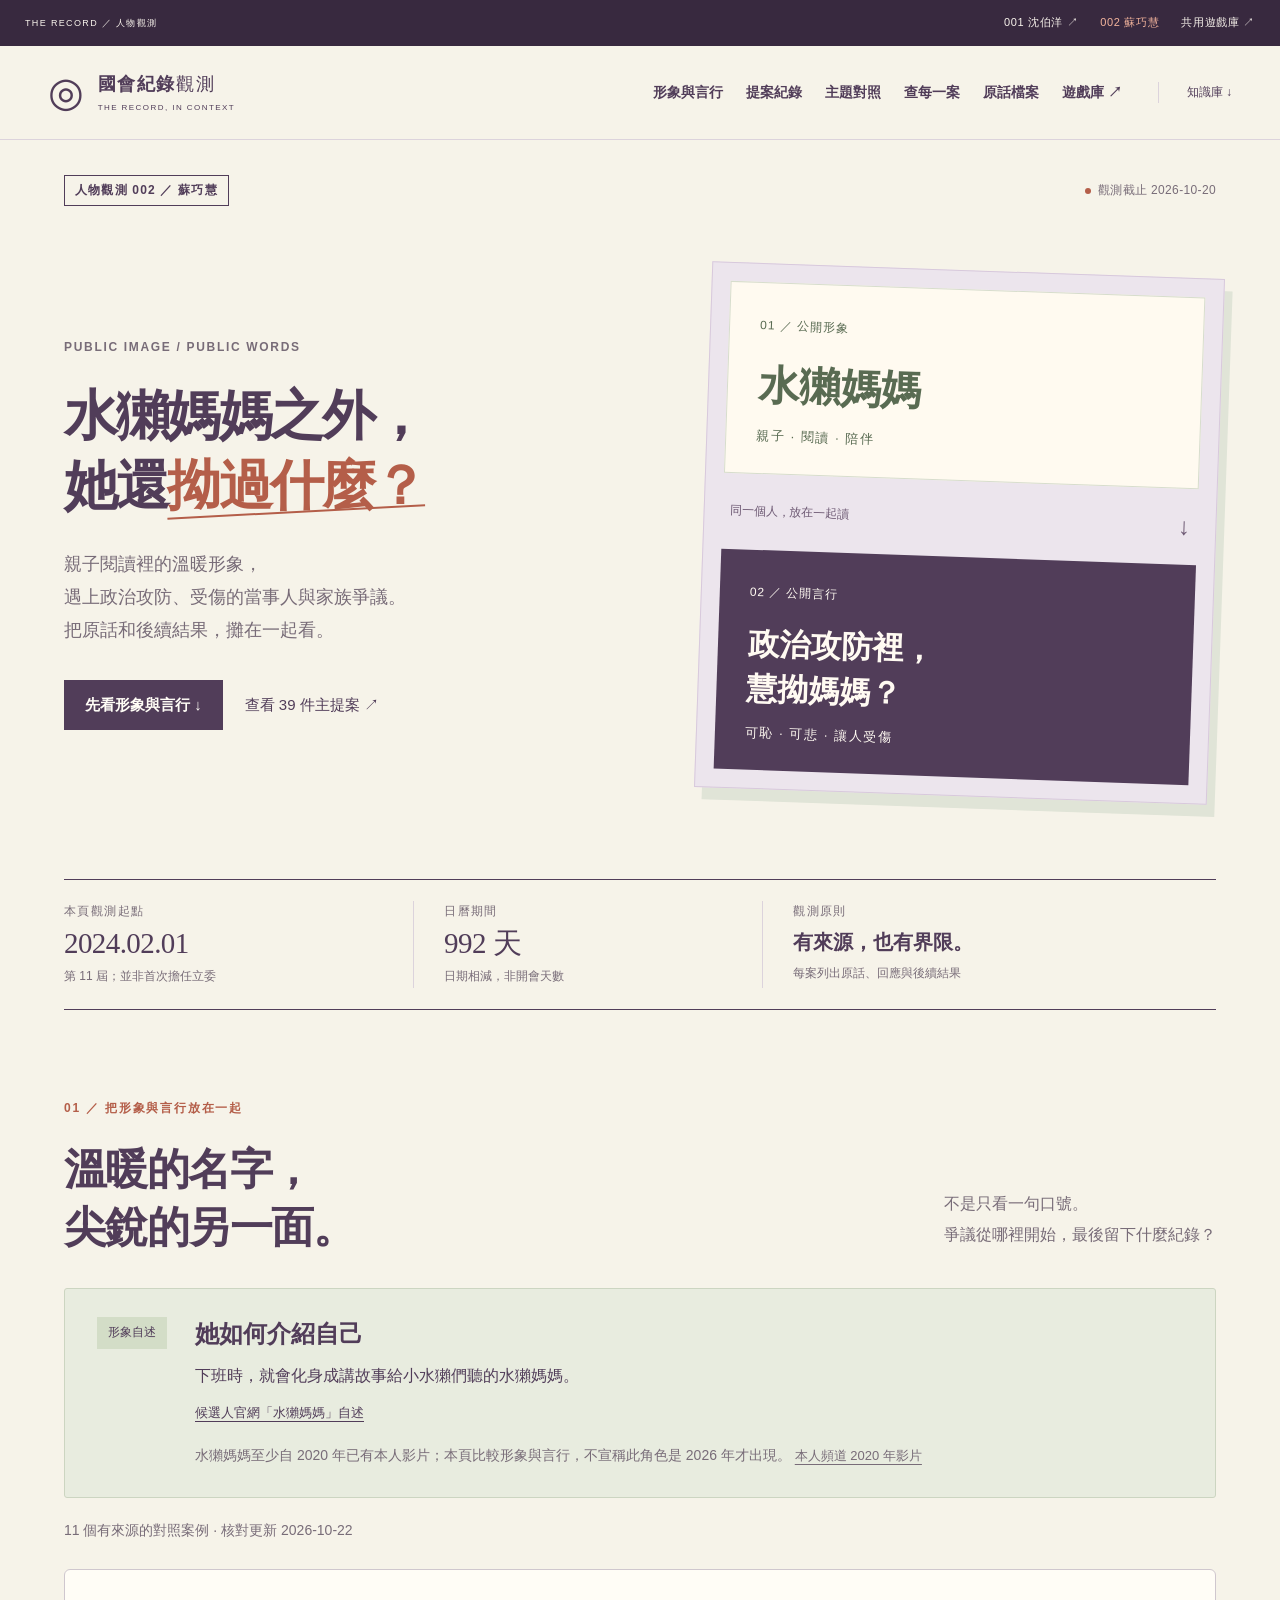
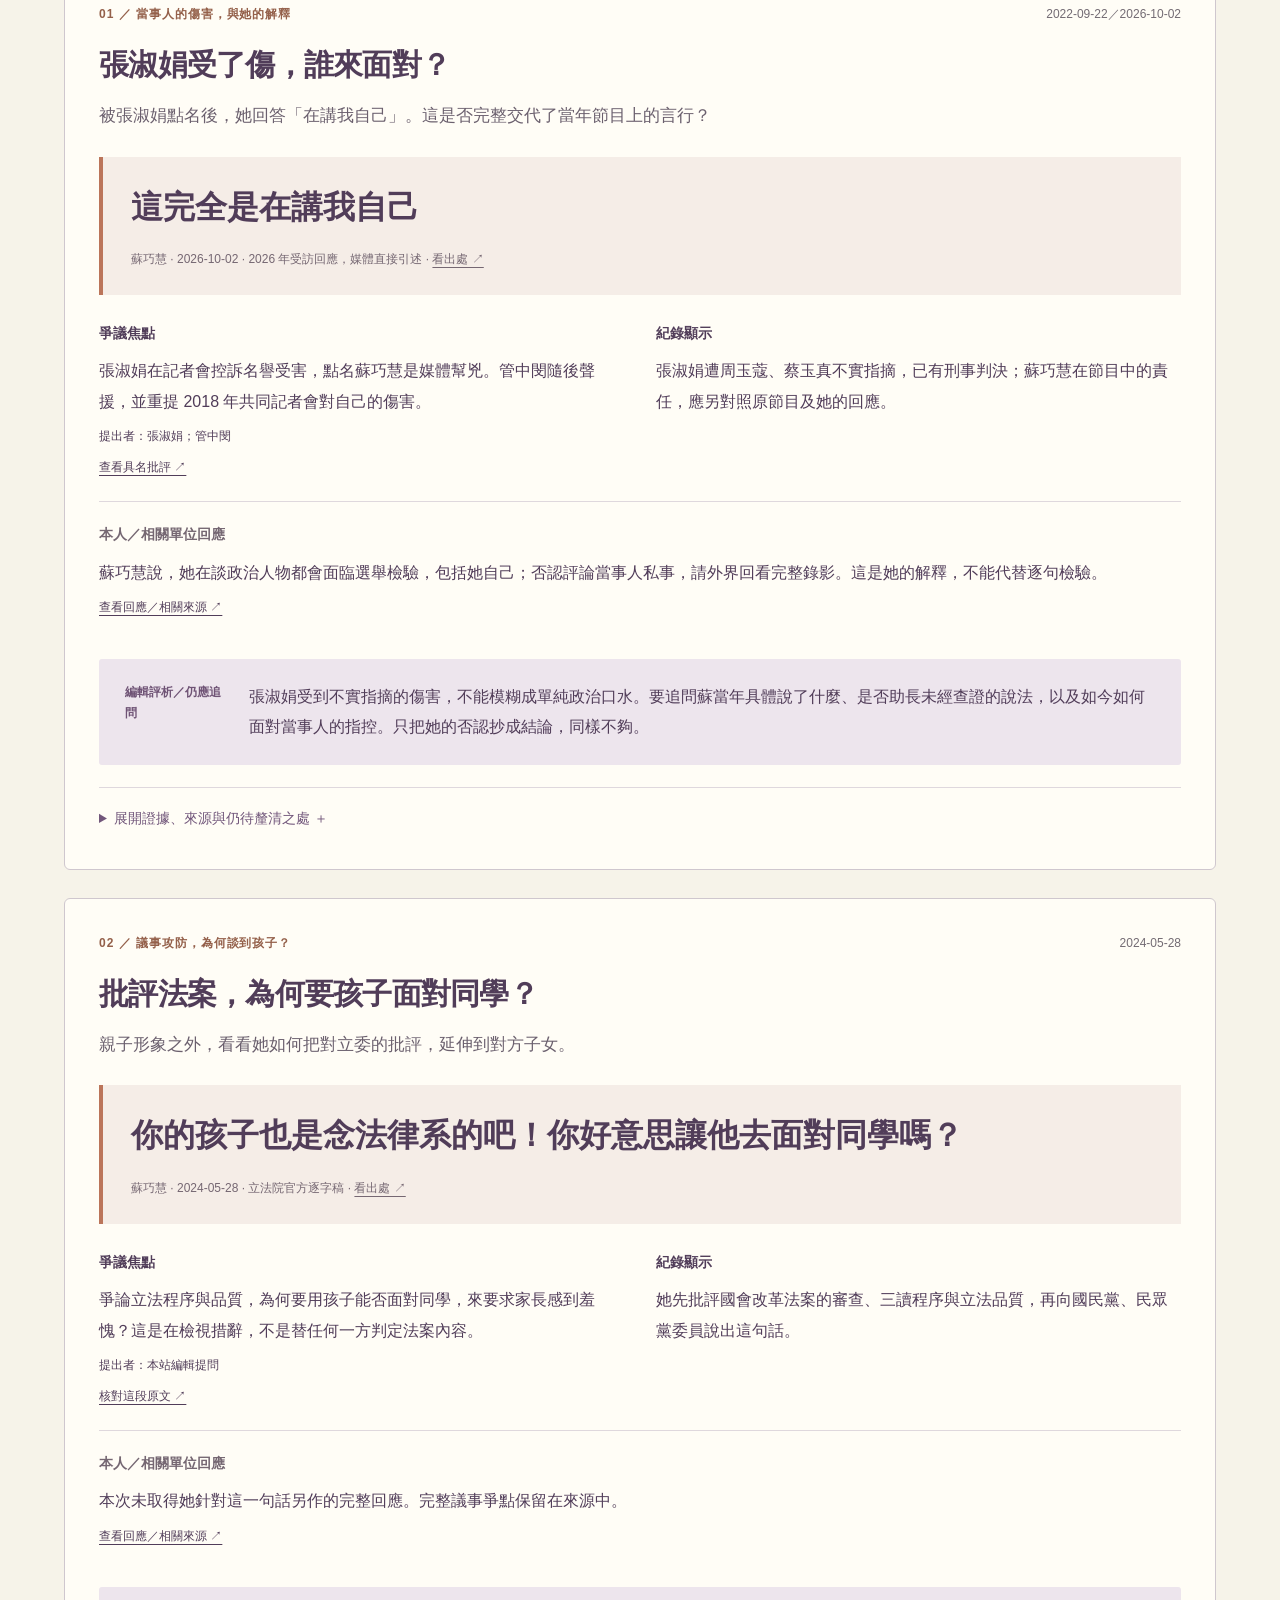
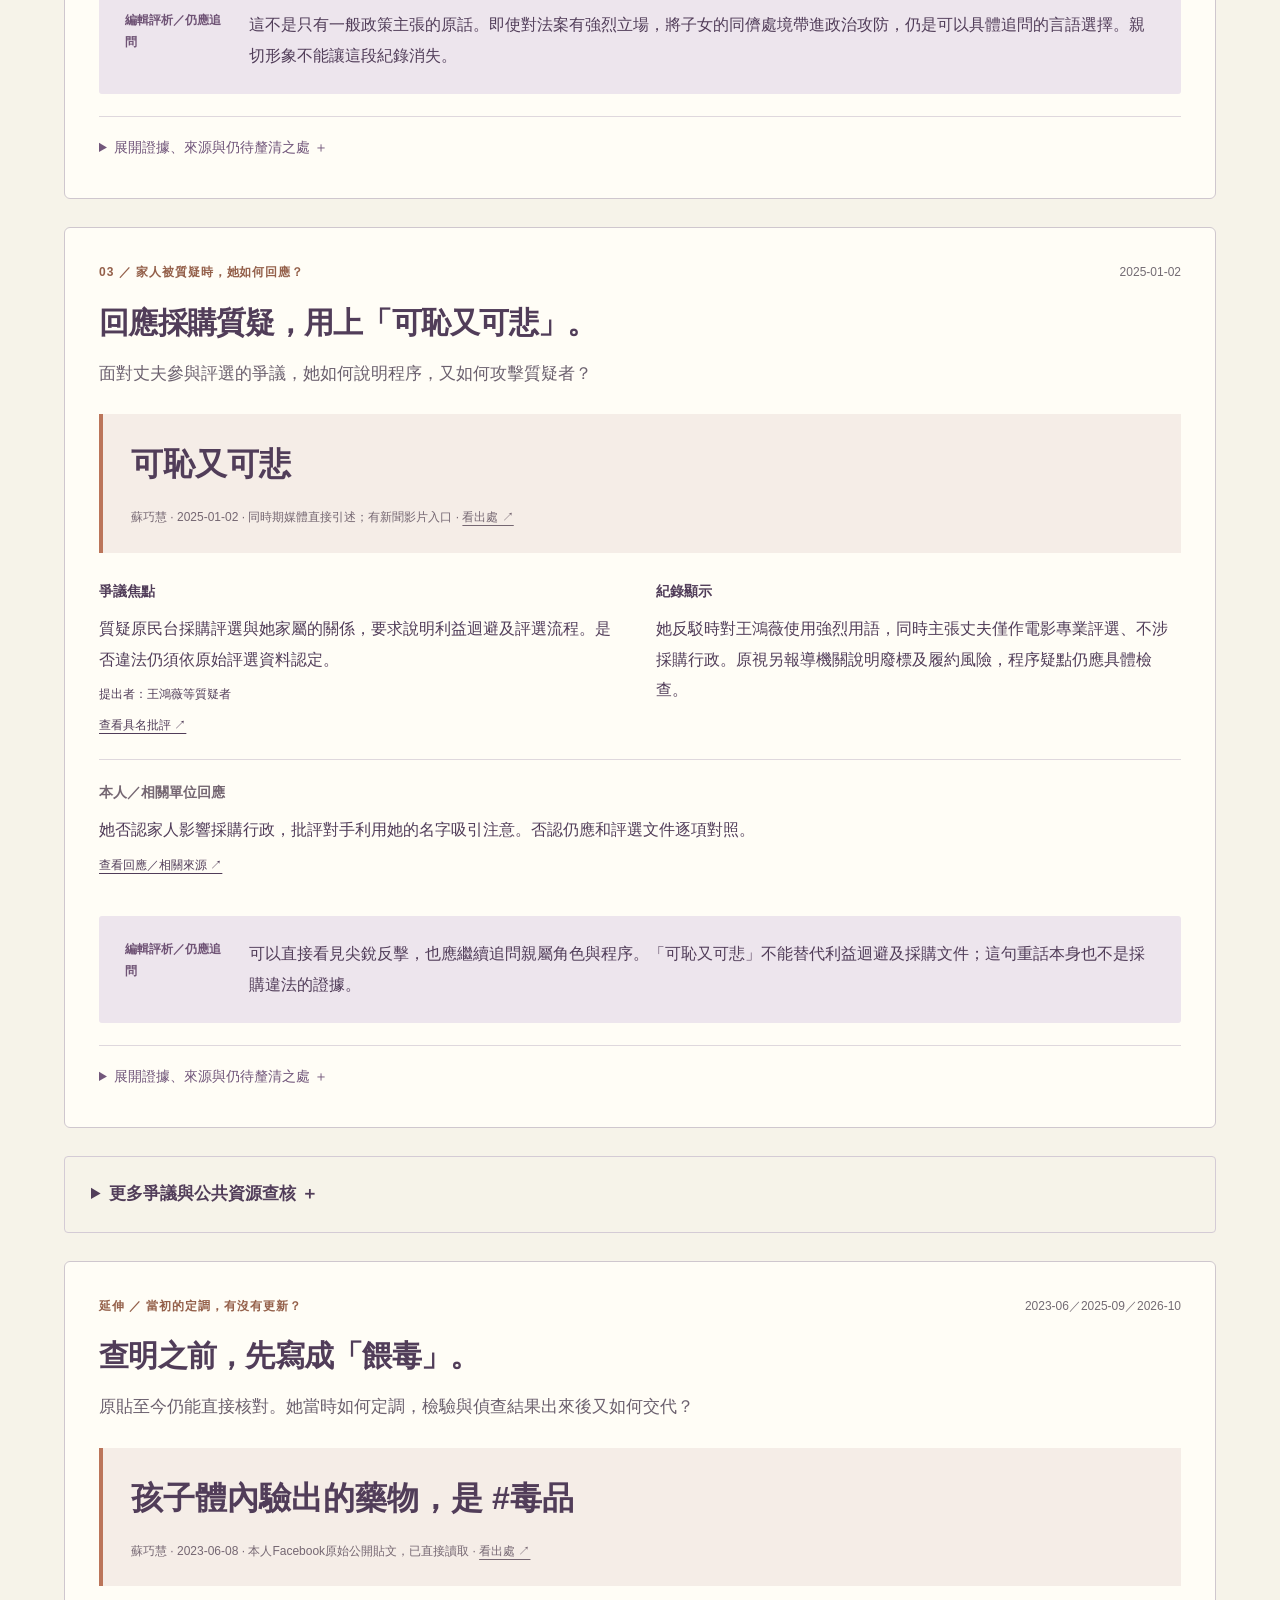
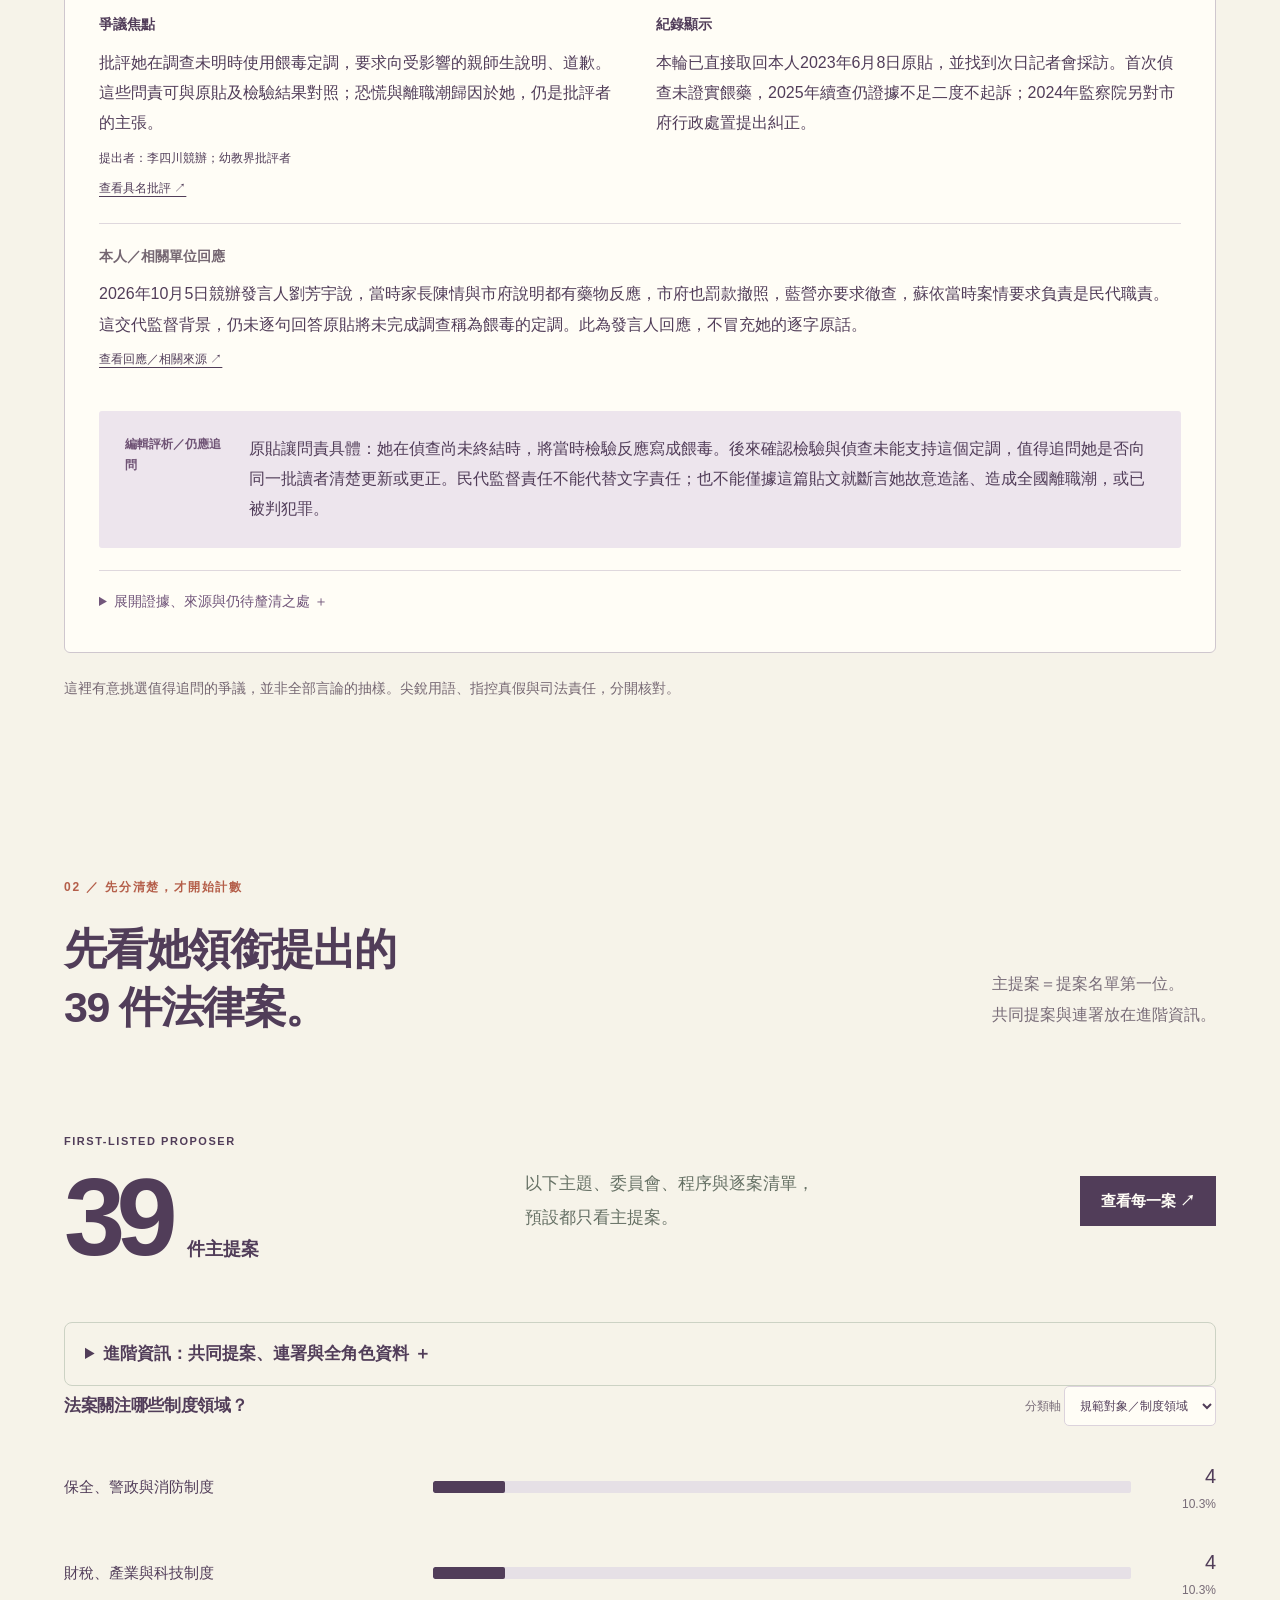
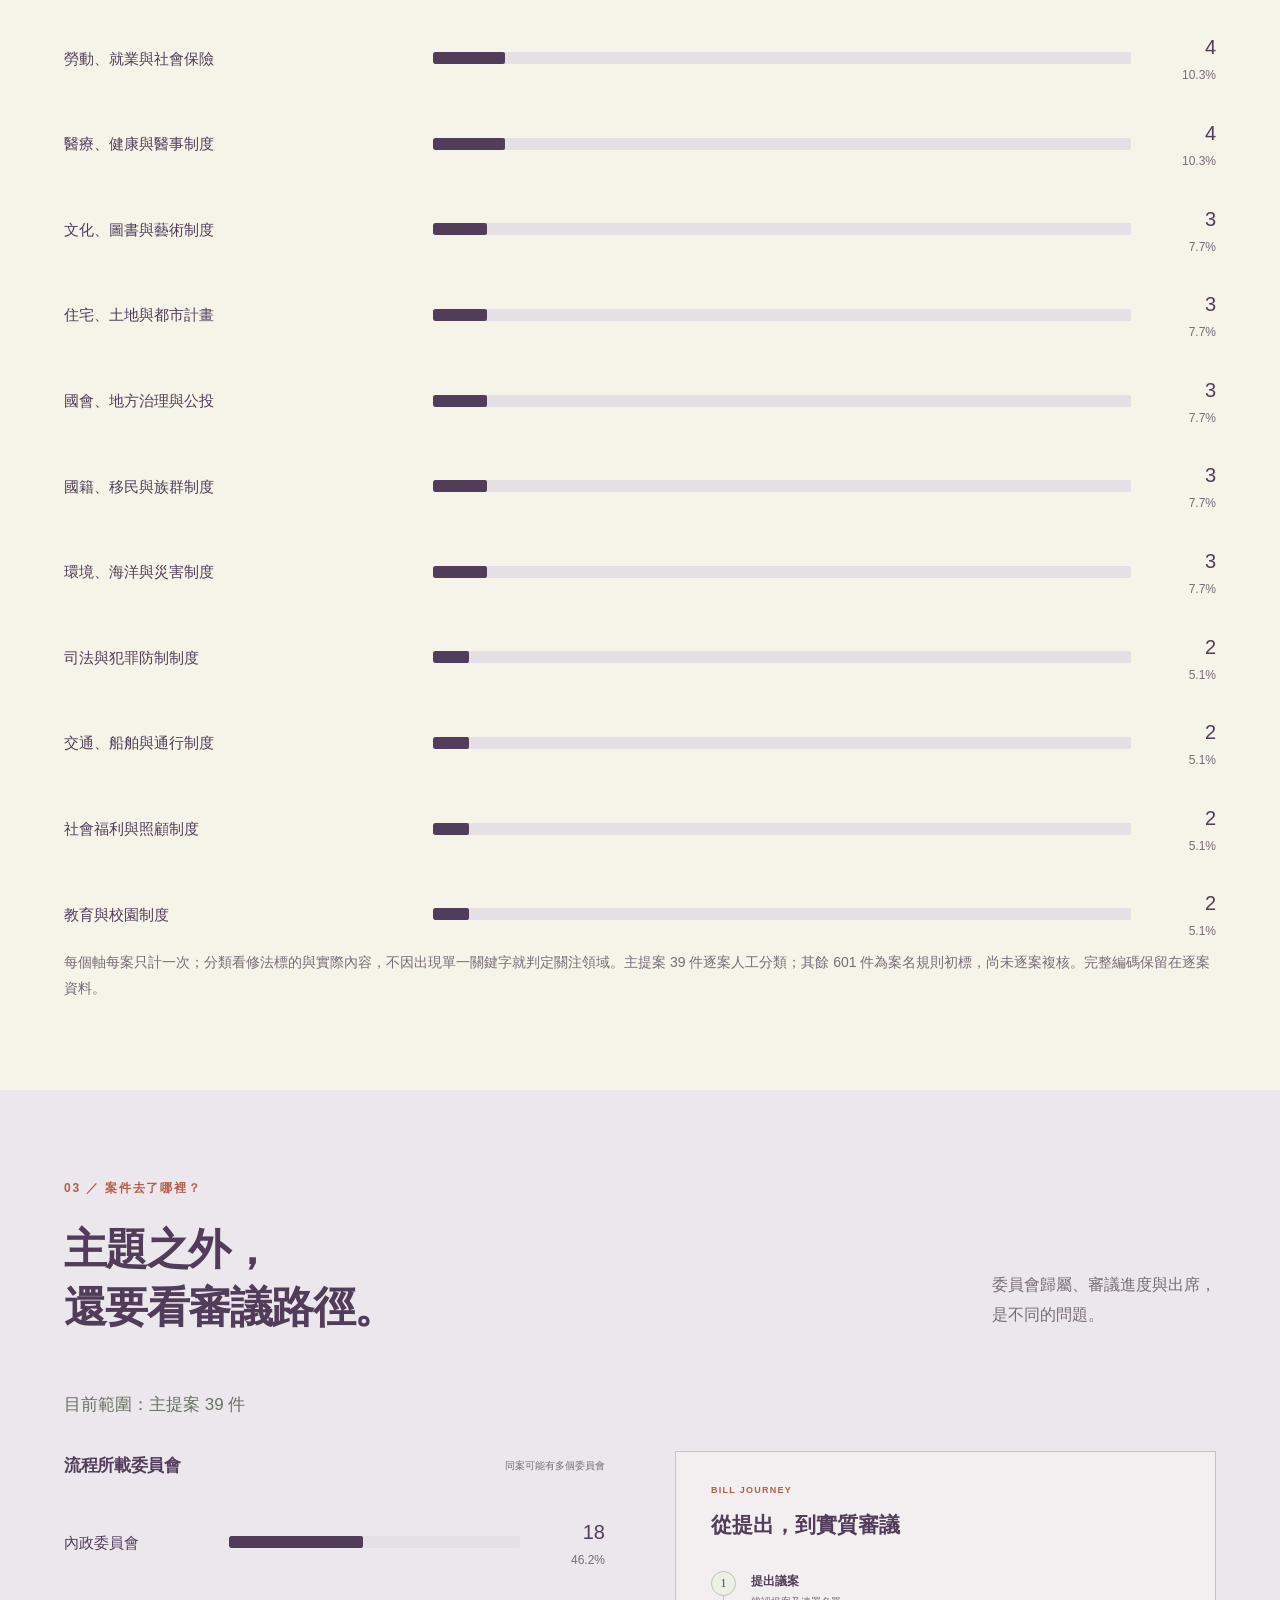
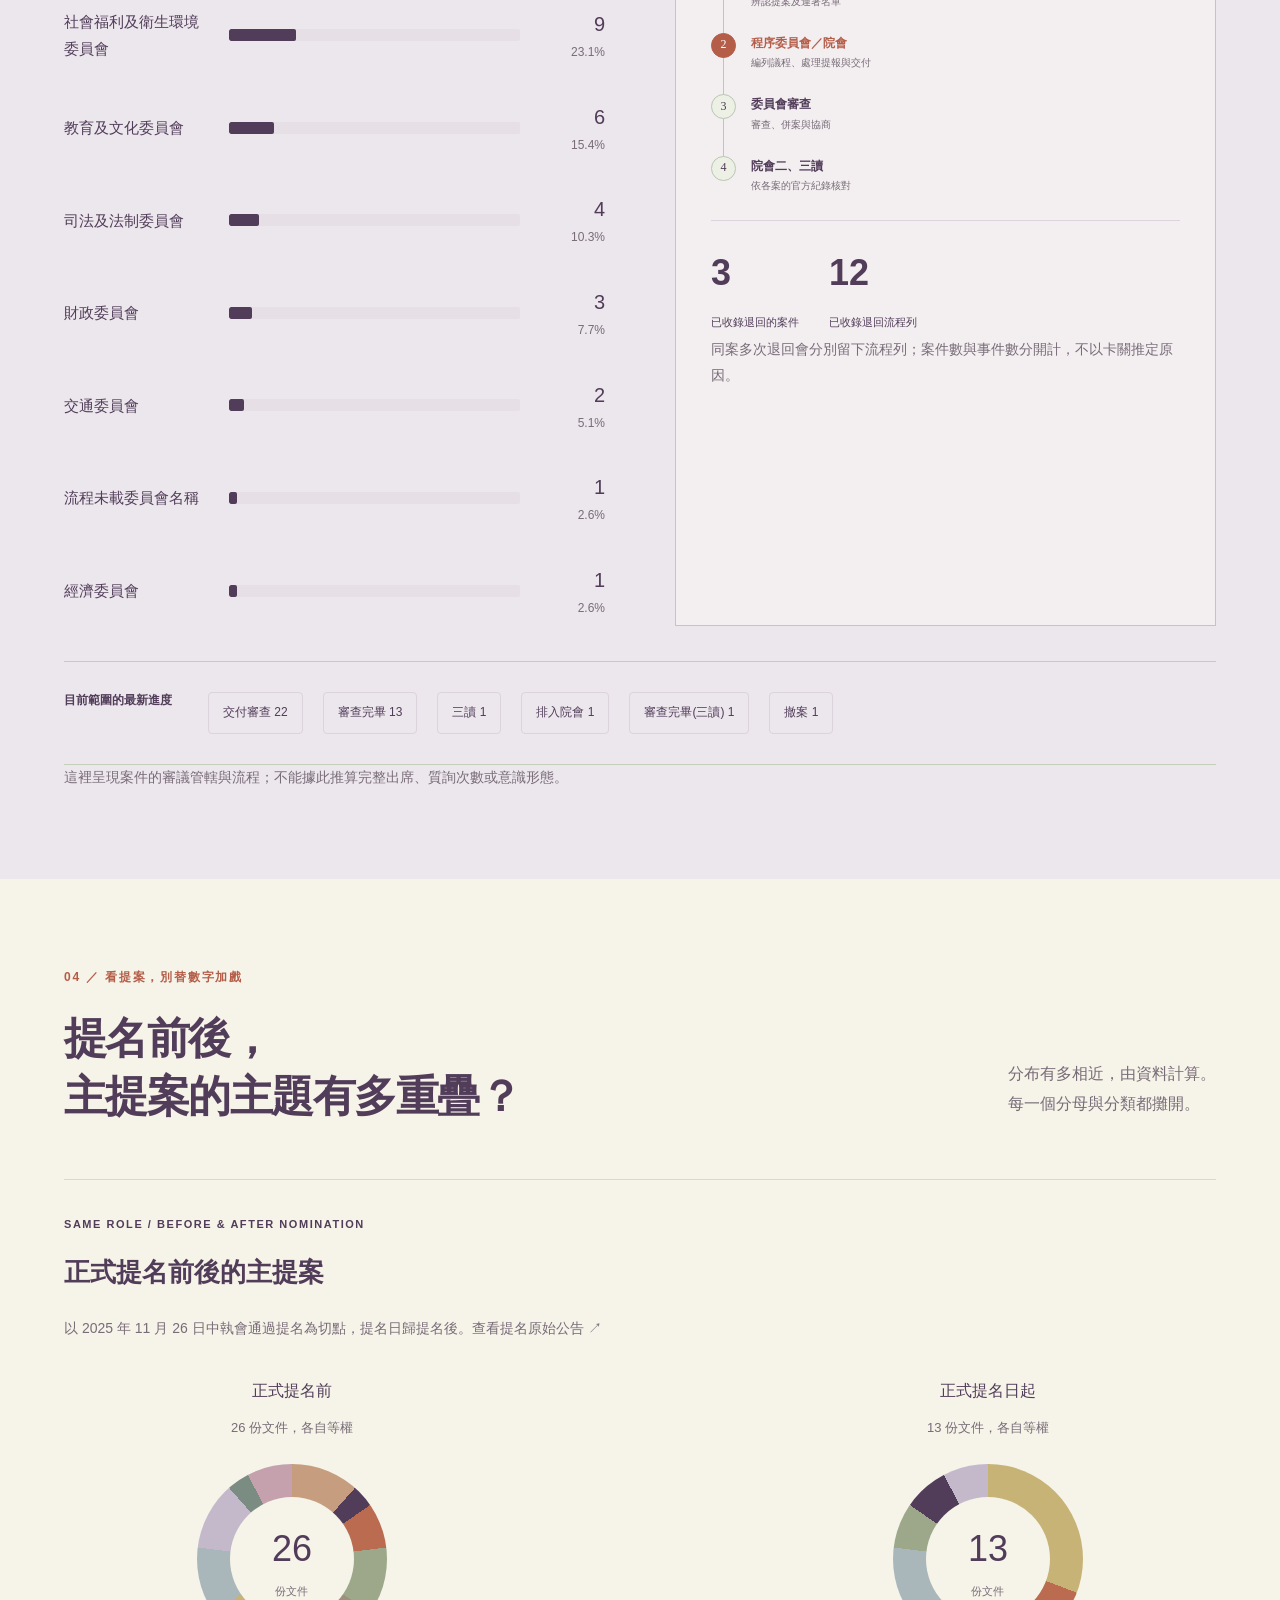
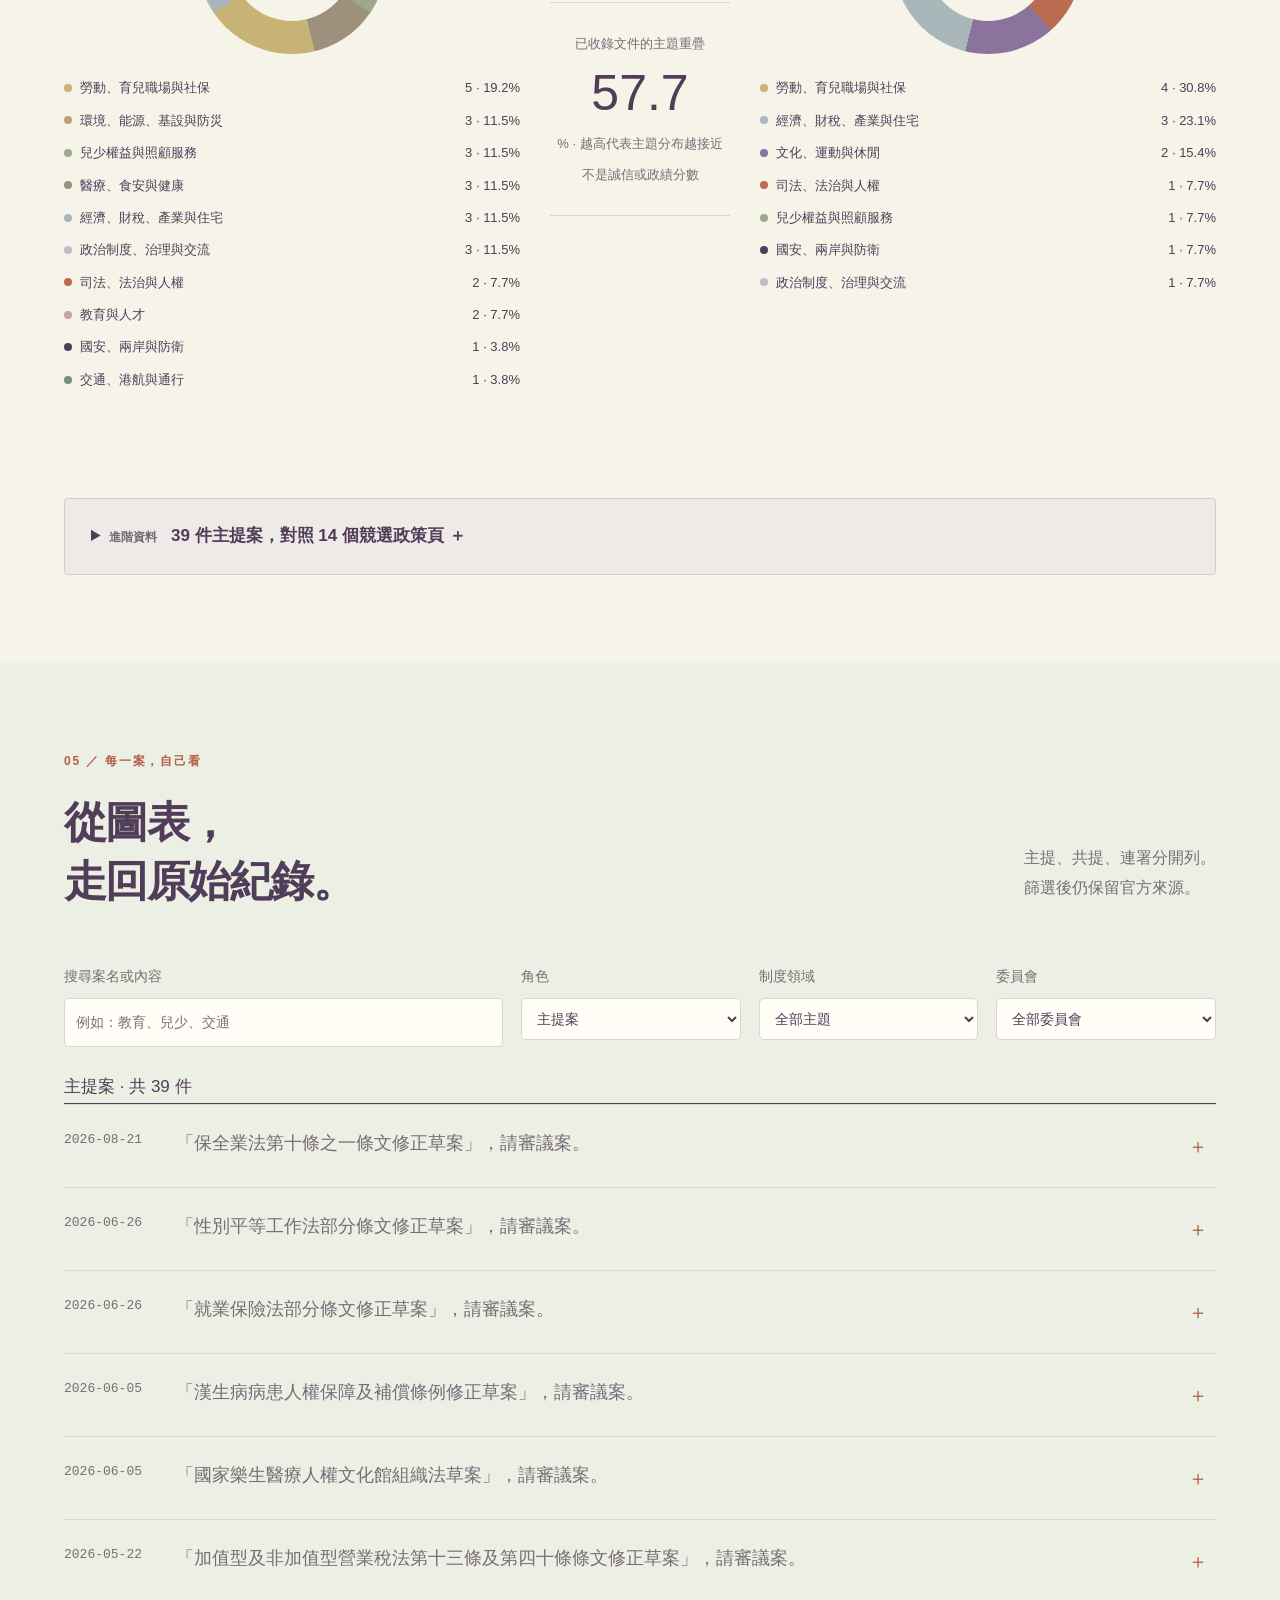
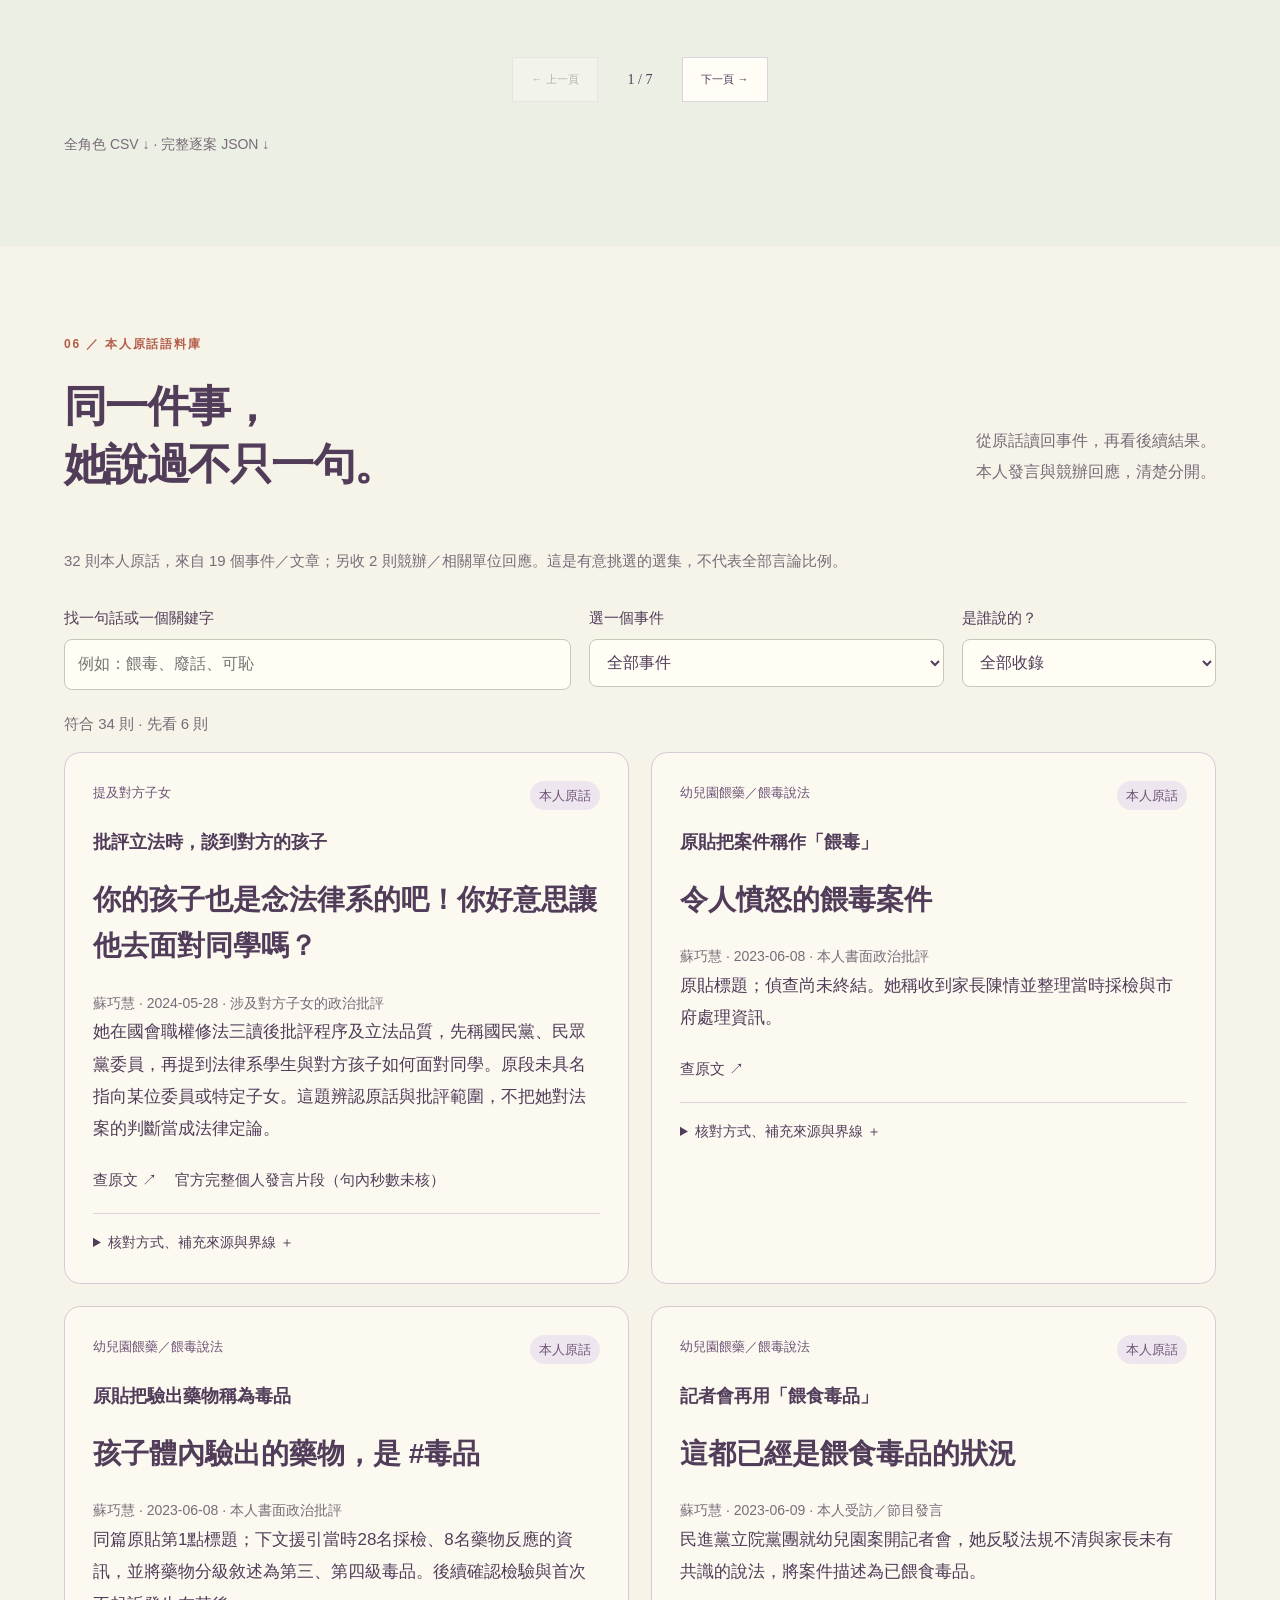
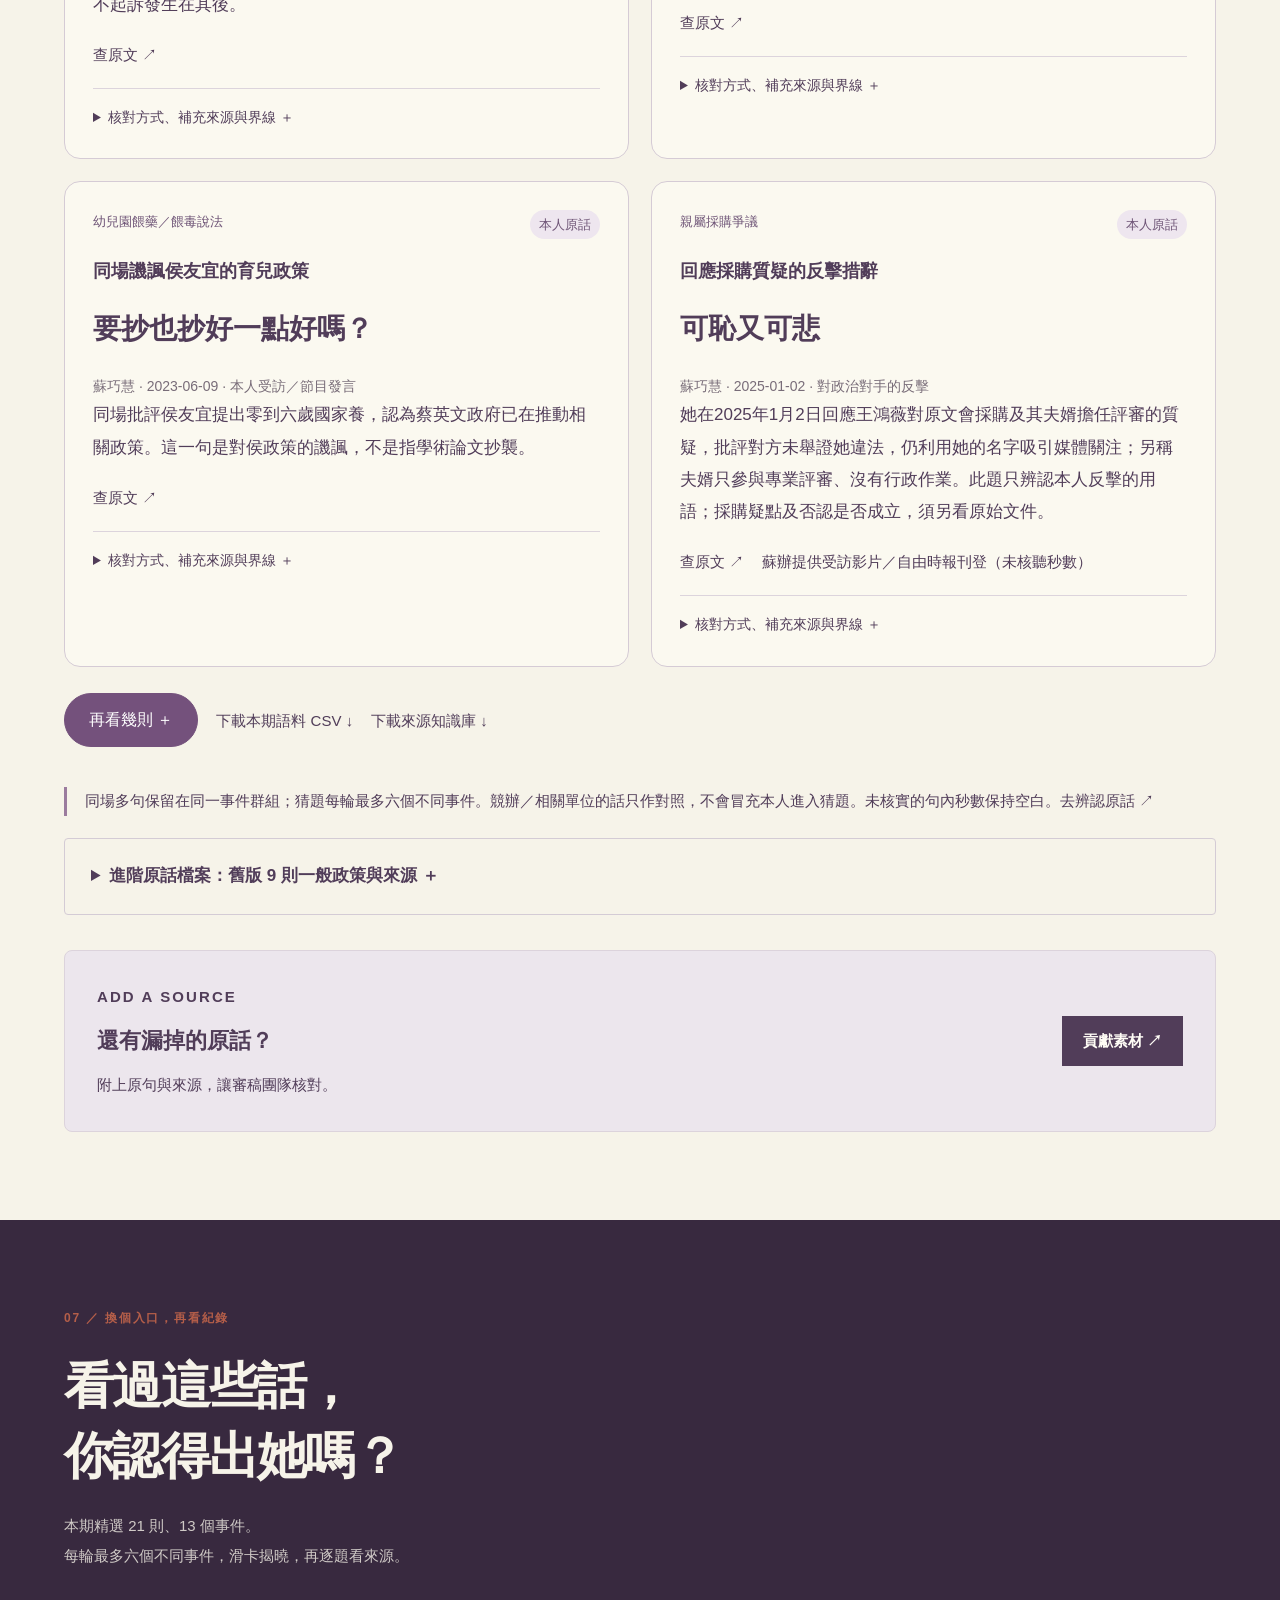
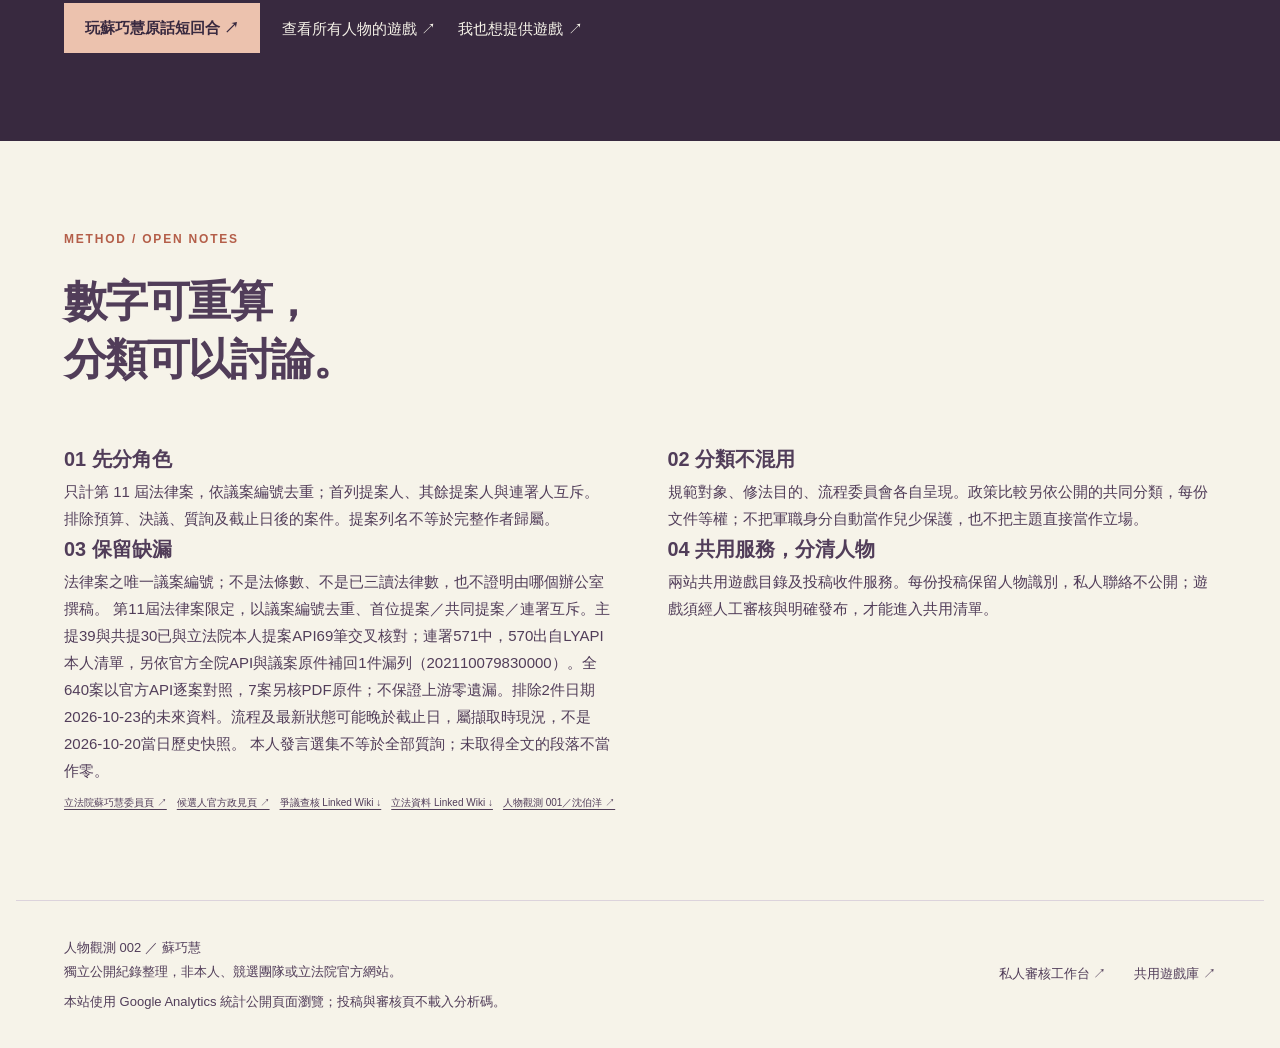
<file: index.html>
<!doctype html>
<html lang="zh-Hant"><head>
<meta charset="utf-8"><meta name="viewport" content="width=device-width,initial-scale=1"><meta name="referrer" content="no-referrer"><meta name="theme-color" content="#513d59">
<title>人物觀測 002／蘇巧慧｜國會紀錄觀測</title><meta name="description" content="「水獺媽媽」之外，她還說過什麼？並列原話、爭議與可核對的結果，再查看39件主提案與候選人政策承諾。">
<link rel="canonical" href="https://huiao-new-taipei.github.io/"><meta property="og:type" content="website"><meta property="og:locale" content="zh_TW"><meta property="og:title" content="人物觀測 002／蘇巧慧"><meta property="og:description" content="水獺媽媽的公開形象，對照政治攻防與家族爭議。每一案都有原話、具名批評、本人回應和證據。"><meta property="og:url" content="https://huiao-new-taipei.github.io/"><meta property="og:image" content="https://huiao-new-taipei.github.io/assets/og-records.png"><meta property="og:image:width" content="1200"><meta property="og:image:height" content="630"><meta name="twitter:card" content="summary_large_image">
<link rel="stylesheet" href="/style.css"><link rel="stylesheet" href="/observatory.css?v=3"><link rel="stylesheet" href="/quote-library.css?v=7"><script src="/quote-library.js?v=7" defer></script><script src="/observatory.js?v=3" defer></script>
  <script id="records-analytics-loader-v34" src="/analytics.js?v=34" data-measurement-id="G-HH8BZE44N9" defer></script>
</head><body data-subject-id="su-chiao-hui" data-speaker="蘇巧慧" data-nomination-date="2025-11-26">
<a class="skip-link" href="#accountability">直接查看爭議對照</a>
<div class="observation-network" aria-label="切換人物觀測站"><span>THE RECORD ／ 人物觀測</span><a href="https://puwa.taipei/">001 沈伯洋 ↗</a><a href="/" aria-current="page">002 蘇巧慧</a><a href="/game/?person=all">共用遊戲庫 ↗</a></div>
<header class="site-header"><a class="brand" href="#top"><span class="brand-symbol" aria-hidden="true">◎</span><span>國會紀錄<span class="brand-light">觀測</span><small>THE RECORD, IN CONTEXT</small></span></a><nav aria-label="主要導覽"><a href="#accountability">形象與言行</a><a href="#records">提案紀錄</a><a href="#comparison">主題對照</a><a href="#explorer">查每一案</a><a href="#statements">原話檔案</a><a href="/game/?person=su-chiao-hui">遊戲庫 ↗</a></nav><a class="header-download" href="/downloads/obsidian-vault.zip" download>知識庫 ↓</a></header>
<main id="top">
<section class="hero wrap"><div class="hero-meta"><span class="edition">人物觀測 002 ／ 蘇巧慧</span><span class="live-status"><i></i><span id="asof">正在讀取官方紀錄</span></span></div><div class="hero-grid"><div class="hero-copy"><p class="eyebrow">PUBLIC IMAGE / PUBLIC WORDS</p><h1>水獺媽媽之外，<br>她還<span class="marked">拗過什麼？</span></h1><p class="hero-description">親子閱讀裡的溫暖形象，<br>遇上政治攻防、受傷的當事人與家族爭議。<br>把原話和後續結果，攤在一起看。</p><div class="hero-actions"><a class="button primary" href="#accountability">先看形象與言行 ↓</a><a class="text-link" href="#records">查看 39 件主提案 ↗</a></div></div><div class="contrast-art" aria-label="兩種公開場景：親子閱讀與政治攻防"><div class="contrast-art-top"><span>01 ／ 公開形象</span><strong>水獺媽媽</strong><p>親子 · 閱讀 · 陪伴</p></div><div class="contrast-art-divider"><span>同一個人，放在一起讀</span><b aria-hidden="true">↓</b></div><div class="contrast-art-bottom"><span>02 ／ 公開言行</span><strong>政治攻防裡，<br>慧拗媽媽？</strong><p>可恥 · 可悲 · 讓人受傷</p></div></div></div><div class="hero-strip"><div><span class="strip-label">本頁觀測起點</span><strong>2024.02.01</strong><span>第 11 屆；並非首次擔任立委</span></div><div><span class="strip-label">日曆期間</span><strong id="elapsed-days">—</strong><span>日期相減，非開會天數</span></div><div><span class="strip-label">觀測原則</span><strong class="strip-principle">有來源，也有界限。</strong><span>每案列出原話、回應與後續結果</span></div></div></section>
<div id="load-error" class="wrap load-error" role="alert" hidden>資料暫時無法載入；未取得的紀錄不會當作零。請重新整理。</div>
<section id="accountability" class="section wrap accountability-section"><div class="section-heading"><div><p class="section-number">01 ／ 把形象與言行放在一起</p><h2>溫暖的名字，<br>尖銳的另一面。</h2></div><p class="section-deck">不是只看一句口號。<br>爭議從哪裡開始，最後留下什麼紀錄？</p></div><div class="image-context"><span>形象自述</span><div><h3 id="image-label">水獺媽媽</h3><p id="image-summary">正在核對公開形象的來源。</p><div id="image-source"></div></div></div><p id="case-coverage" class="small-note" role="status"></p><div id="accountability-list" class="accountability-list"><p class="empty-note">正在讀取有來源的對照案例…</p></div><p class="case-selection-note">這裡有意挑選值得追問的爭議，並非全部言論的抽樣。尖銳用語、指控真假與司法責任，分開核對。</p></section><section id="records" class="section wrap"><div class="section-heading"><div><p class="section-number">02 ／ 先分清楚，才開始計數</p><h2>先看她領銜提出的<br><span id="primary-head">—</span> 件法律案。</h2></div><p class="section-deck">主提案＝提案名單第一位。<br>共同提案與連署放在進階資訊。</p></div><div class="primary-lead"><div><span class="eyebrow">FIRST-LISTED PROPOSER</span><strong><span id="primary-count">—</span><small>件主提案</small></strong></div><p>以下主題、委員會、程序與逐案清單，<br>預設都只看主提案。</p><a class="button primary" href="#explorer">查看每一案 ↗</a></div><details class="advanced-information"><summary>進階資訊：共同提案、連署與全角色資料 ＋</summary><div id="role-cards" class="summary-cards"></div><p id="role-note" class="small-note">等待官方資料。</p><p class="small-note">三欄互斥，同一議案只計一次。列名順序無法單獨證明是哪個辦公室實際起草。</p><label class="scope-label">切換以下圖表範圍 <select id="scope-role"><option value="primary">主提案</option><option value="joint">共同提案</option><option value="cosign">連署</option><option value="all">全部角色</option></select></label><p id="coverage-note" class="small-note"></p></details><div class="subheading"><h3>法案關注哪些制度領域？</h3><label>分類軸 <select id="topic-axis"><option value="targetTopic">規範對象／制度領域</option><option value="mainTopic">語意主題／修法目的</option><option value="purposeTopic">逐案子內容（細分）</option></select></label></div><div id="topic-bars" class="chart-list">正在讀取逐案分類…</div><p class="small-note">每個軸每案只計一次；分類看修法標的與實際內容，不因出現單一關鍵字就判定關注領域。主提案 39 件逐案人工分類；其餘 601 件為案名規則初標，尚未逐案複核。完整編碼保留在逐案資料。</p></section>
<section id="committees" class="section committee-section"><div class="wrap"><div class="section-heading"><div><p class="section-number">03 ／ 案件去了哪裡？</p><h2>主題之外，<br>還要看審議路徑。</h2></div><p class="section-deck">委員會歸屬、審議進度與出席，<br>是不同的問題。</p></div><p id="scope-summary" class="scope-banner"></p><div class="committee-grid"><div><div class="subheading"><h3>流程所載委員會</h3><span>同案可能有多個委員會</span></div><div id="committee-bars" class="chart-list"></div></div><div class="procedure-panel"><p class="eyebrow">BILL JOURNEY</p><h3>從提出，到實質審議</h3><ol class="process"><li><span>1</span><div><strong>提出議案</strong><p>辨認提案及連署名單</p></div></li><li class="process-highlight"><span>2</span><div><strong>程序委員會／院會</strong><p>編列議程、處理提報與交付</p></div></li><li><span>3</span><div><strong>委員會審查</strong><p>審查、併案與協商</p></div></li><li><span>4</span><div><strong>院會二、三讀</strong><p>依各案的官方紀錄核對</p></div></li></ol><div id="procedure-summary" class="procedure-summary"></div><p class="small-note">同案多次退回會分別留下流程列；案件數與事件數分開計，不以卡關推定原因。</p></div></div><div class="status-row"><h3>目前範圍的最新進度</h3><div id="status-summary"></div></div><p class="small-note">這裡呈現案件的審議管轄與流程；不能據此推算完整出席、質詢次數或意識形態。</p></div></section>
<section id="comparison" class="section wrap"><div class="section-heading"><div><p class="section-number">04 ／ 看提案，別替數字加戲</p><h2>提名前後，<br>主提案的主題有多重疊？</h2></div><p class="section-deck">分布有多相近，由資料計算。<br>每一個分母與分類都攤開。</p></div><div class="comparison-block"><p class="eyebrow">SAME ROLE / BEFORE & AFTER NOMINATION</p><h3>正式提名前後的主提案</h3><p class="small-note">以 2025 年 11 月 26 日中執會通過提名為切點，提名日歸提名後。<a href="https://www.dpp.org.tw/content_print/media/11384" target="_blank" rel="noopener noreferrer">查看提名原始公告 ↗</a></p><div id="time-compare" class="paired-charts"></div></div><details class="policy-advanced"><summary><span>進階資料</span>39 件主提案，對照 14 個競選政策頁 ＋</summary><div class="comparison-block"><p class="eyebrow">CANDIDATE PROMISES / NOT VERIFIED RESULTS</p><h3>承諾了什麼？有沒有結果證據？</h3><p class="promise-label">14 個候選人政策頁 · 承諾尚未等於落實</p><p class="small-note">左邊每件法律案等權，右邊每個政策頁等權。立委與市長的職權、文件粒度不同；這是文本主題重疊，無法單靠分數判定真誠、欺騙或轉向原因。</p><div id="policy-compare" class="paired-charts"></div><details class="method-details"><summary>看分類、公式與各政策頁 ＋</summary><p>主題重疊＝Σ min（左側各主題比例，右側各主題比例）×100；100 代表此分類下分布相同，0 代表沒有共同主題權重。不是人格評分。每頁的主分類可核對、可修正，不為了改變分數另選分類。</p><div id="policy-sources"></div><p><a href="/data/policy.json" download>政策編碼 JSON ↓</a> · <a href="/data/comparison-codebook.json" download>共同分類定義 JSON ↓</a></p></details></div></details></section>
<section id="explorer" class="section explorer-section"><div class="wrap"><div class="section-heading"><div><p class="section-number">05 ／ 每一案，自己看</p><h2>從圖表，<br>走回原始紀錄。</h2></div><p class="section-deck">主提、共提、連署分開列。<br>篩選後仍保留官方來源。</p></div><div class="bill-filters"><label>搜尋案名或內容<input id="bill-search" type="search" placeholder="例如：教育、兒少、交通"></label><label>角色<select id="bill-role"><option value="primary">主提案</option><option value="joint">共同提案</option><option value="cosign">連署</option><option value="all">全部角色</option></select></label><label>制度領域<select id="bill-topic"><option value="">全部主題</option></select></label><label>委員會<select id="bill-committee"><option value="">全部委員會</option></select></label></div><p id="bill-result-count" role="status"></p><div id="bill-list" class="bill-list"></div><div class="pagination"><button id="prev-page" type="button">← 上一頁</button><span id="page-status"></span><button id="next-page" type="button">下一頁 →</button></div><p class="small-note"><a href="/downloads/bills.csv" download>全角色 CSV ↓</a> · <a href="/data/bills.json" download>完整逐案 JSON ↓</a></p></div></section>
<section id="statements" class="section wrap"><div class="section-heading"><div><p class="section-number">06 ／ 本人原話語料庫</p><h2>同一件事，<br>她說過不只一句。</h2></div><p class="section-deck">從原話讀回事件，再看後續結果。<br>本人發言與競辦回應，清楚分開。</p></div><p id="library-coverage" class="library-count" role="status">正在讀取新收錄的原話…</p><div class="library-filters"><label for="library-search">找一句話或一個關鍵字<input id="library-search" type="search" placeholder="例如：餵毒、廢話、可恥" autocomplete="off"></label><label for="library-case">選一個事件<select id="library-case"><option value="">全部事件</option></select></label><label for="library-role">是誰說的？<select id="library-role"><option value="all">全部收錄</option><option value="本人">蘇巧慧本人</option><option value="回應">競辦／相關單位</option></select></label></div><p id="library-results" class="library-count" aria-live="polite"></p><div id="curated-quote-list" class="library-list"></div><div class="library-actions"><button id="library-more" type="button" hidden>再看幾則 ＋</button><button id="library-less" type="button" hidden>先收起來 ↑</button><a href="/downloads/quote-library-v7.csv" download>下載本期語料 CSV ↓</a><a href="/downloads/quote-library-v7.zip" download>下載來源知識庫 ↓</a></div><p class="library-method">同場多句保留在同一事件群組；猜題每輪最多六個不同事件。競辦／相關單位的話只作對照，不會冒充本人進入猜題。未核實的句內秒數保持空白。<a href="/game/quiz/">去辨認原話 ↗</a></p><details class="quote-archive"><summary>進階原話檔案：舊版 9 則一般政策與來源 ＋</summary><p id="quote-coverage" class="small-note"></p><div id="quote-list" class="source-quote-list"></div></details><div class="contribute-call"><div><p class="eyebrow">ADD A SOURCE</p><h3>還有漏掉的原話？</h3><p>附上原句與來源，讓審稿團隊核對。</p></div><a class="button primary" href="/contribute/?subject=su-chiao-hui">貢獻素材 ↗</a></div></section>
<section id="play" class="section arcade-call"><div class="wrap"><p class="section-number">07 ／ 換個入口，再看紀錄</p><h2>看過這些話，<br>你認得出她嗎？</h2><p>本期精選 <span data-library-total>—</span> 則、<span data-library-events>—</span> 個事件。<br>每輪最多六個不同事件，滑卡揭曉，再逐題看來源。</p><div class="hero-actions"><a class="button primary" href="/game/quiz/">玩蘇巧慧原話短回合 ↗</a><a class="text-link" href="/game/?person=all">查看所有人物的遊戲 ↗</a><a class="text-link" href="/contribute/?type=game&amp;subject=su-chiao-hui">我也想提供遊戲 ↗</a></div></div></section>
<section id="method" class="section wrap"><div class="section-heading"><div><p class="section-number">METHOD / OPEN NOTES</p><h2>數字可重算，<br>分類可以討論。</h2></div></div><div class="method-grid"><article><h3>01 先分角色</h3><p>只計第 11 屆法律案，依議案編號去重；首列提案人、其餘提案人與連署人互斥。排除預算、決議、質詢及截止日後的案件。提案列名不等於完整作者歸屬。</p></article><article><h3>02 分類不混用</h3><p>規範對象、修法目的、流程委員會各自呈現。政策比較另依公開的共同分類，每份文件等權；不把軍職身分自動當作兒少保護，也不把主題直接當作立場。</p></article><article><h3>03 保留缺漏</h3><p id="data-method-note">來源、實際資料最晚日期及分類說明，皆會列在公開資料與知識庫。未取得的質詢全文不當作零；短引文選集也不是全部言論。</p></article><article><h3>04 共用服務，分清人物</h3><p>兩站共用遊戲目錄及投稿收件服務。每份投稿保留人物識別，私人聯絡不公開；遊戲須經人工審核與明確發布，才能進入共用清單。</p></article></div><div class="source-links"><a href="https://www.ly.gov.tw/Pages/List.aspx?nodeid=46860" target="_blank" rel="noopener noreferrer">立法院蘇巧慧委員頁 ↗</a><a href="https://chiao.tw/policies" target="_blank" rel="noopener noreferrer">候選人官方政見頁 ↗</a><a href="/downloads/accountability-vault-v3.zip" download>爭議查核 Linked Wiki ↓</a><a href="/downloads/obsidian-vault.zip" download>立法資料 Linked Wiki ↓</a><a href="https://puwa.taipei/">人物觀測 001／沈伯洋 ↗</a></div></section>
</main><footer class="site-footer wrap"><span>人物觀測 002 ／ 蘇巧慧<br>獨立公開紀錄整理，非本人、競選團隊或立法院官方網站。<small class="analytics-notice" style="display:block;max-width:38em;font-size:13px;line-height:1.7;margin-top:6px">本站使用 Google Analytics 統計公開頁面瀏覽；投稿與審核頁不載入分析碼。</small></span><a href="https://puwa.taipei/review/">私人審核工作台 ↗</a><a href="/game/?person=all">共用遊戲庫 ↗</a></footer><div id="announcement" class="sr-only" role="status" aria-live="polite"></div>
</body></html>
</file>
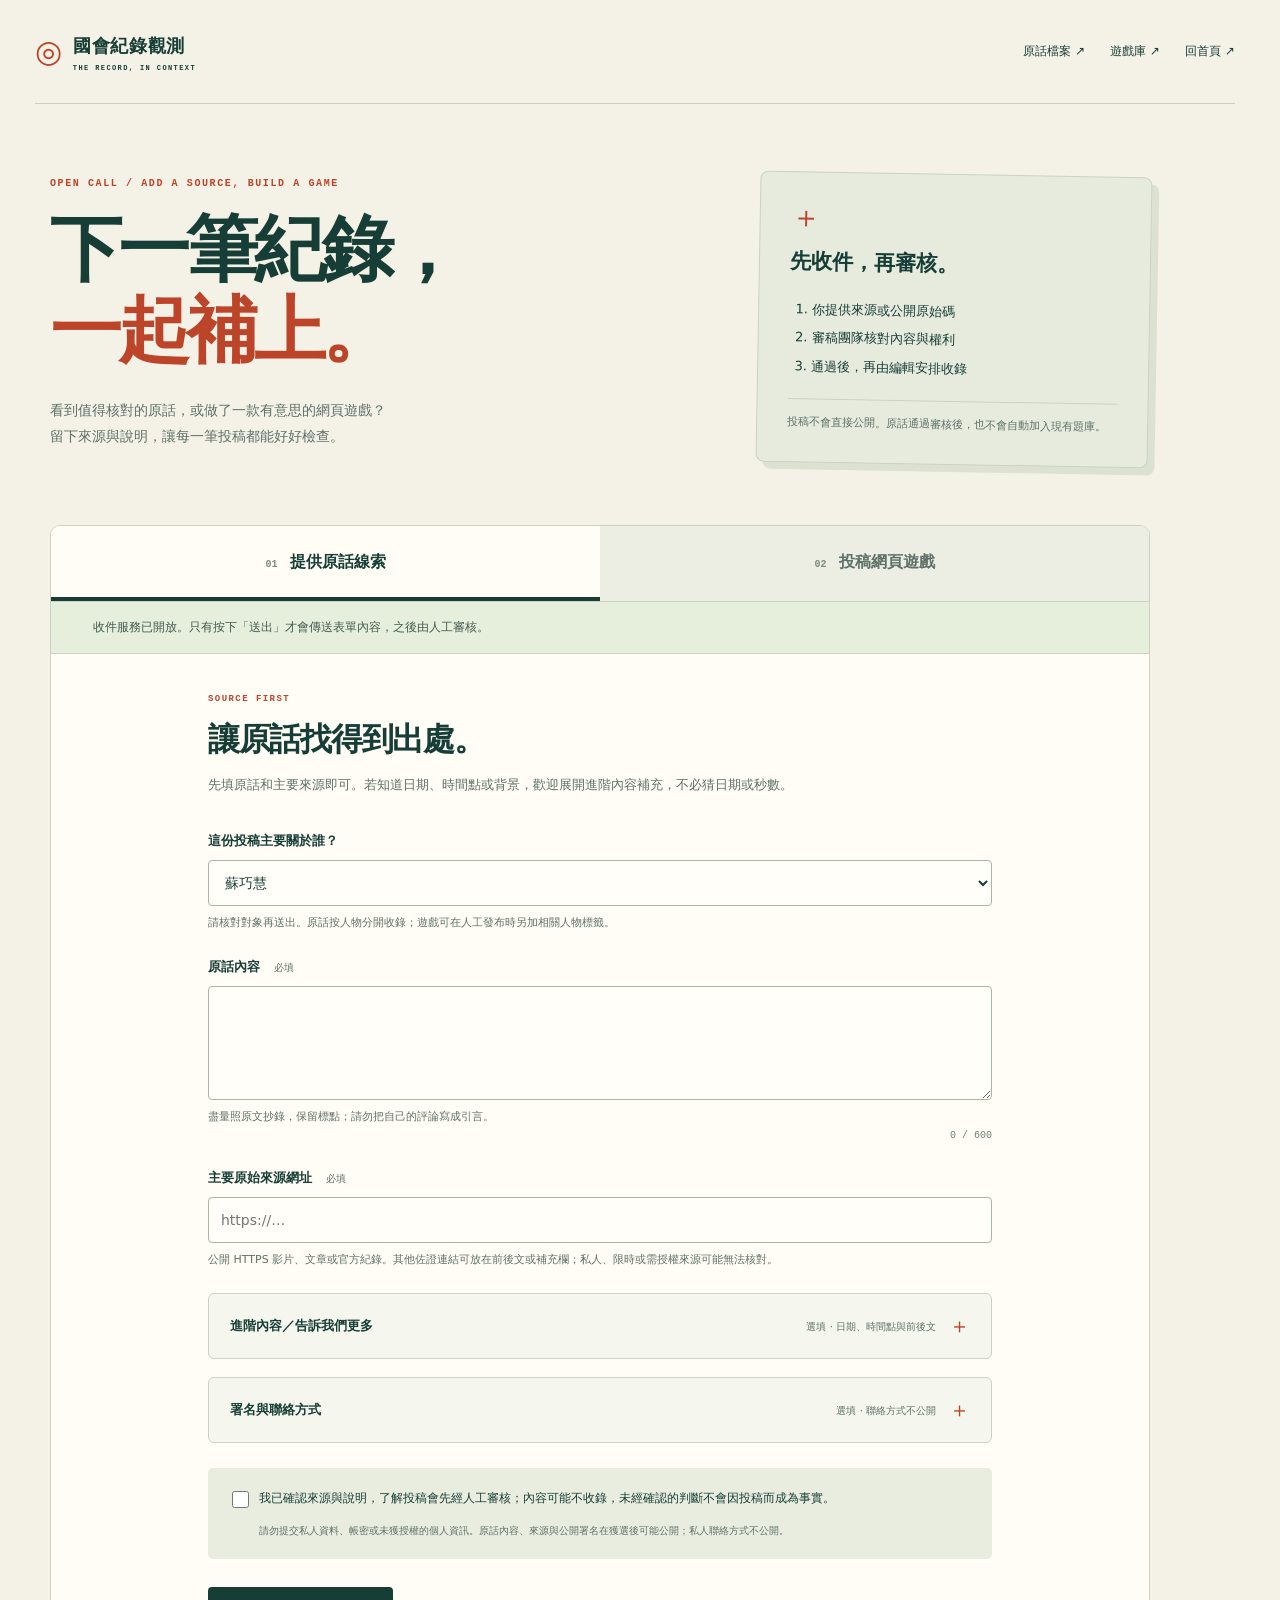
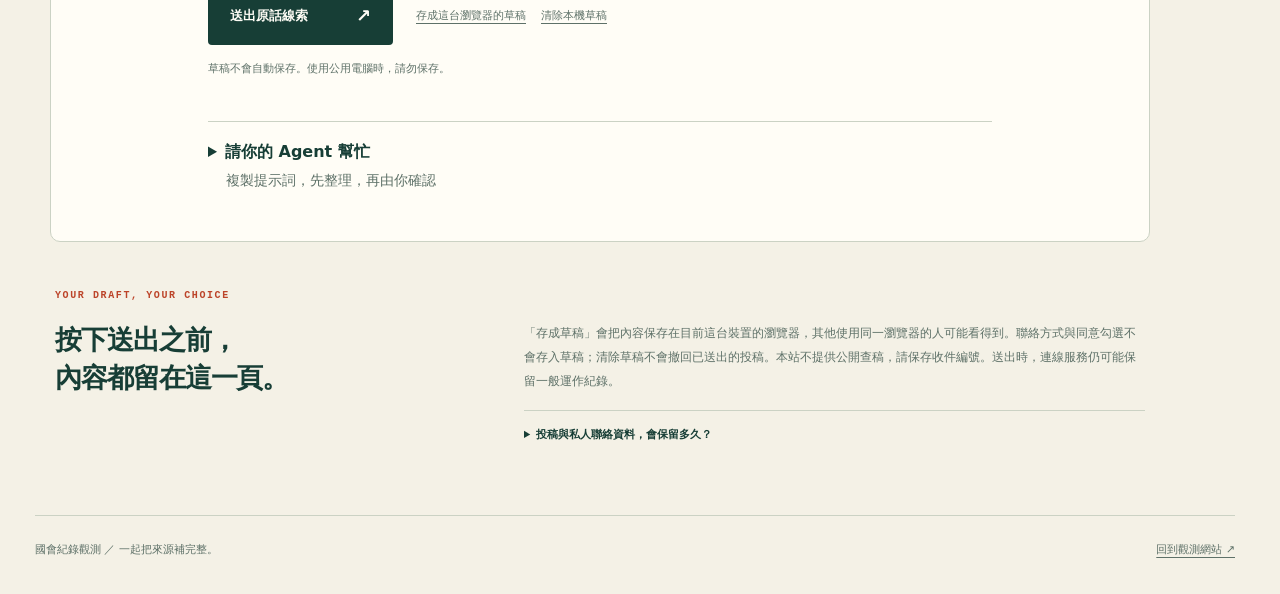
<file: contribute/index.html>
<!doctype html>
<html lang="zh-Hant">
<head>
  <meta charset="UTF-8">
  <meta name="viewport" content="width=device-width,initial-scale=1">
  <meta name="theme-color" content="#173e36">
  <meta name="referrer" content="no-referrer">
  <title>一起補上紀錄｜國會紀錄觀測</title>
  <meta name="description" content="提供可核對的原話來源，或投稿附公開原始碼的網頁遊戲。所有投稿先經人工審核。">
  <link rel="canonical" href="https://huiao-new-taipei.github.io/contribute/">
  <meta property="og:type" content="website"><meta property="og:locale" content="zh_TW">
  <meta property="og:title" content="一起補上紀錄｜國會紀錄觀測">
  <meta property="og:description" content="有原話來源，或做了一款網頁遊戲？把線索交給人工審核。">
  <meta property="og:url" content="https://huiao-new-taipei.github.io/contribute/">
  <meta property="og:image" content="https://huiao-new-taipei.github.io/assets/og-records.png">
  <meta name="twitter:card" content="summary_large_image">
  <link rel="stylesheet" href="/contribute/contribute.css?v=34">
  <script src="/contribute/core.js?v=17" defer></script>
  <script src="/contribute/form.js?v=17" defer></script>
  <script src="/contribute/agent-help.js?v=34" defer></script>
</head>
<body data-subject-id="su-chiao-hui">
<a class="skip" href="#contribution">直接填寫投稿</a>
<header class="intake-header"><a class="wordmark" href="/"><span aria-hidden="true">◎</span><span>國會紀錄觀測<small>THE RECORD, IN CONTEXT</small></span></a><nav aria-label="主要導覽"><a href="/#statements">原話檔案 ↗</a><a href="/game/">遊戲庫 ↗</a><a href="/">回首頁 ↗</a></nav></header>
<main class="intake-shell">
  <section class="intake-hero"><div><p class="eyebrow">OPEN CALL / ADD A SOURCE, BUILD A GAME</p><h1>下一筆紀錄，<br><em>一起補上。</em></h1><p>看到值得核對的原話，或做了一款有意思的網頁遊戲？<br>留下來源與說明，讓每一筆投稿都能好好檢查。</p></div><aside class="process-card"><span class="process-mark" aria-hidden="true">＋</span><h2>先收件，再審核。</h2><ol><li>你提供來源或公開原始碼</li><li>審稿團隊核對內容與權利</li><li>通過後，再由編輯安排收錄</li></ol><p>投稿不會直接公開。原話通過審核後，也不會自動加入現有題庫。</p></aside></section>
  <section id="contribution" class="intake-panel" aria-labelledby="form-heading">
    <h2 id="form-heading" class="sr-only">選擇投稿類型並填寫</h2>
    <div class="type-tabs" role="tablist" aria-label="投稿類型"><button id="tab-quote" role="tab" type="button" aria-controls="panel-quote" aria-selected="true" tabindex="0"><span>01</span>提供原話線索</button><button id="tab-game" role="tab" type="button" aria-controls="panel-game" aria-selected="false" tabindex="-1"><span>02</span>投稿網頁遊戲</button></div>
    <div id="connection-status" class="connection-status" role="status">正在確認收件狀態。表單不會自動送出。</div>
    <noscript><p class="form-notice">這份表單需要啟用 JavaScript。啟用前無法傳送任何資料。</p></noscript>
    <div id="panel-quote" role="tabpanel" aria-labelledby="tab-quote">
      <form id="quote-form" data-kind="quote" novalidate>
        <div class="form-head"><p class="eyebrow">SOURCE FIRST</p><h2>讓原話找得到出處。</h2><p>先填原話和主要來源即可。若知道日期、時間點或背景，歡迎展開進階內容補充，不必猜日期或秒數。</p></div>
        <div class="error-summary" tabindex="-1" role="alert" hidden></div>
        <div class="field"><label for="quote-subjectId">這份投稿主要關於誰？</label><select id="quote-subjectId" name="subjectId" aria-describedby="quote-subjectId-hint"><option value="shen-pao-yang">沈伯洋</option><option value="su-chiao-hui">蘇巧慧</option></select><p id="quote-subjectId-hint" class="hint">請核對對象再送出。原話按人物分開收錄；遊戲可在人工發布時另加相關人物標籤。</p></div>
        <div class="field"><label for="quote-quote">原話內容 <span>必填</span></label><textarea id="quote-quote" name="quote" rows="4" maxlength="600" required aria-describedby="quote-quote-hint"></textarea><p id="quote-quote-hint" class="hint">盡量照原文抄錄，保留標點；請勿把自己的評論寫成引言。<span class="count" data-count="quote">0 / 600</span></p></div>
        <div class="field"><label for="quote-sourceUrl">主要原始來源網址 <span>必填</span></label><input id="quote-sourceUrl" name="sourceUrl" type="url" inputmode="url" maxlength="2048" placeholder="https://…" required aria-describedby="quote-sourceUrl-hint"><p id="quote-sourceUrl-hint" class="hint">公開 HTTPS 影片、文章或官方紀錄。其他佐證連結可放在前後文或補充欄；私人、限時或需授權來源可能無法核對。</p></div>
        <details class="optional-details" data-section="quote-info"><summary><span>進階內容／告訴我們更多</span><small>選填 · 日期、時間點與前後文</small></summary><div class="optional-content">
        <div class="date-grid"><div class="field"><label for="quote-sourceDate">發言／發表日期 <span>選填</span></label><input id="quote-sourceDate" name="sourceDate" type="date" min="1900-01-01" aria-describedby="quote-sourceDate-hint"><p id="quote-sourceDate-hint" class="hint">填內容發生的日期；若只知道轉載日，請在背景中註明。</p></div><label class="check date-unknown"><input name="dateUnknown" type="checkbox">日期尚不確定</label></div>
        <div class="field"><label for="quote-locator">影片時間點／原文位置 <span>選填</span></label><input id="quote-locator" name="locator" type="text" maxlength="240" placeholder="例如 12:34–13:05、文章第 4 段，或「尚待定位」" aria-describedby="quote-locator-hint"><p id="quote-locator-hint" class="hint">請說明如何找到這段話。無法確認秒數時，寫出段落或待查資訊即可。</p></div>
        <div class="field"><label for="quote-context">前後文與背景 <span>選填</span></label><textarea id="quote-context" name="context" rows="5" maxlength="2000" aria-describedby="quote-context-hint"></textarea><p id="quote-context-hint" class="hint">他在什麼場合、回答什麼問題？前後還說了什麼？請註明是本人發言、書面文字或媒體引述。<span class="count" data-count="context">0 / 2000</span></p></div>
        <div class="field"><label for="quote-note">為什麼值得收錄？／其他補充 <span>選填</span></label><textarea id="quote-note" name="note" rows="3" maxlength="1000" aria-describedby="quote-note-hint"></textarea><p id="quote-note-hint" class="hint">可以指出需要核對或補充的地方。評論與推論請和原句分開。<span class="count" data-count="note">0 / 1000</span></p></div>
        </div></details>
        <details class="optional-details" data-section="quote-identity"><summary><span>署名與聯絡方式</span><small>選填 · 聯絡方式不公開</small></summary><div class="optional-content">
        <fieldset class="identity-fields"><legend>署名與聯絡方式</legend><p class="hint">都可不填。公開署名和私人聯絡方式，分開處理。</p><div class="field"><label for="quote-creditName">希望公開顯示的署名 <span>選填</span></label><input id="quote-creditName" name="creditName" type="text" maxlength="60" autocomplete="off" aria-describedby="quote-creditName-hint"><p id="quote-creditName-hint" class="hint">可用暱稱，請勿放 Email 或網址；不填就不署名。</p></div><label class="check"><input name="creditConsent" type="checkbox">若內容獲選，我同意公開顯示這個署名。</label><div class="contact-grid"><div class="field"><label for="quote-contactKind">私人聯絡方式 <span>選填</span></label><select id="quote-contactKind" name="contactKind"><option value="email">Email</option><option value="url">公開聯絡網址</option></select></div><div class="field"><label for="quote-contactValue">Email／HTTPS 聯絡網址</label><input id="quote-contactValue" name="contactValue" type="text" maxlength="2048" autocomplete="off" aria-describedby="quote-contactValue-hint"><p id="quote-contactValue-hint" class="hint">只提供給審稿團隊，不公開，也不寫入本機草稿。</p></div></div><label class="check"><input name="contactConsent" type="checkbox">若有填聯絡方式，我同意審稿團隊私下保存，僅供本次投稿聯繫。</label></fieldset>
        </div></details>
        <div class="consent-block"><label class="check"><input name="reviewConsent" type="checkbox" required>我已確認來源與說明，了解投稿會先經人工審核；內容可能不收錄，未經確認的判斷不會因投稿而成為事實。</label><p>請勿提交私人資料、帳密或未獲授權的個人資訊。原話內容、來源與公開署名在獲選後可能公開；私人聯絡方式不公開。</p></div>
        <div class="honey" aria-hidden="true"><label for="quote-website">此欄請留空</label><input id="quote-website" name="website" type="text" tabindex="-1" autocomplete="off"></div>
        <div class="form-actions"><button class="submit-button" type="submit" disabled>送出原話線索 <span aria-hidden="true">↗</span></button><button type="button" data-action="save">存成這台瀏覽器的草稿</button><button type="button" data-action="clear">清除本機草稿</button></div><p class="draft-status hint" role="status">草稿不會自動保存。使用公用電腦時，請勿保存。</p><div class="submission-status" role="status" tabindex="-1" hidden></div>
      </form>
      <details class="agent-helper" data-agent-kind="quote">
        <summary><span>請你的 Agent 幫忙</span><small>複製提示詞，先整理，再由你確認</small></summary>
        <div class="agent-helper-content"><label for="agent-quote-prompt">貼給他：</label>
          <textarea id="agent-quote-prompt" class="agent-helper-prompt" readonly rows="6" spellcheck="false" aria-describedby="agent-quote-hint">請幫我整理蘇巧慧值得核對的本人原話，準備投稿到國會紀錄觀測。
先看原話檔案：https://huiao-new-taipei.github.io/#statements。同一事件只整理一筆，避免重複；無法確認是否已收錄時請註明。
優先找本人完整文章、完整影片或官方逐字稿。請列出：逐字原句、發言／發表日期、場合與前後文、完整公開 HTTPS 來源；影片附起訖時間，不能確認就寫「待查」，不要猜。
分成表單欄位：原話（600 字內）、主要來源、日期、時間點／位置、前後文、補充。評論與推論另列，不得捏造、拼接，或把他人的引述當作已核實的本人原話。
可幫我填入：https://huiao-new-taipei.github.io/contribute/?type=quote&amp;subject=su-chiao-hui，先停在草稿讓我確認。未獲我明確授權，不要勾選同意或送出。
聯絡方式可不填；若我提供，只填私人聯絡欄，勿放進原話、補充或公開署名。</textarea>
          <div class="agent-helper-actions"><button type="button" data-copy-agent-prompt disabled>複製提示詞</button><span class="agent-helper-status" role="status" aria-live="polite"></span></div>
          <p id="agent-quote-hint">只複製這段提示詞，不會帶走你已填的內容，也不會送出投稿。</p>
        </div>
      </details>
    </div>
    <div id="panel-game" role="tabpanel" aria-labelledby="tab-game" hidden>
      <form id="game-form" data-kind="game" novalidate>
        <div class="form-head"><p class="eyebrow">BUILD SOMETHING PLAYABLE</p><h2>把你的網頁遊戲，<br>放進下一個空位。</h2><p>填上名稱、簡介與公開原始碼，就能送出投稿。其他資訊可選填；這裡不會載入遠端遊戲或圖片。</p></div>
        <div class="error-summary" tabindex="-1" role="alert" hidden></div>
        <div class="field"><label for="game-subjectId">這份投稿主要關於誰？</label><select id="game-subjectId" name="subjectId" aria-describedby="game-subjectId-hint"><option value="shen-pao-yang">沈伯洋</option><option value="su-chiao-hui">蘇巧慧</option></select><p id="game-subjectId-hint" class="hint">請核對對象再送出。原話按人物分開收錄；遊戲可在人工發布時另加相關人物標籤。</p></div>
        <div class="field"><label for="game-title">遊戲名稱 <span>必填</span></label><input id="game-title" name="title" type="text" maxlength="100" required></div>
        <div class="field"><label for="game-summary">遊戲簡介與玩法 <span>必填</span></label><textarea id="game-summary" name="summary" rows="4" maxlength="1200" required aria-describedby="game-summary-hint"></textarea><p id="game-summary-hint" class="hint">玩家要做什麼、如何操作？若引用現實言論，請附上可核對來源。<span class="count" data-count="summary">0 / 1200</span></p></div>
        <div class="field"><label for="game-repoUrl">公開 GitHub 原始碼儲存庫 <span>必填</span></label><input id="game-repoUrl" name="repoUrl" type="url" inputmode="url" maxlength="2048" required placeholder="https://github.com/owner/repository" aria-describedby="game-repoUrl-hint"><p id="game-repoUrl-hint" class="hint">必須能在未登入時閱讀原始碼。請填專案首頁；私有儲存庫、壓縮檔或只有試玩頁不符合條件。審稿時會另行確認公開性。</p></div>
        <details class="optional-details" data-section="game-info"><summary><span>進階遊戲資訊／告訴我們更多</span><small>選填 · 試玩、封面、版本與授權</small></summary><div class="optional-content"><p class="optional-intro">現在不確定可以先留空。審稿時可能請你補上版本、素材與授權說明；投稿不代表已通過檢查。</p>
        <div class="field"><label for="game-commitSha">供審核的完整 commit SHA <span>選填</span></label><input id="game-commitSha" name="commitSha" type="text" maxlength="40" minlength="40" spellcheck="false" autocapitalize="off" placeholder="40 個十六進位字元" aria-describedby="game-commitSha-hint"><p id="game-commitSha-hint" class="hint">在 GitHub 的提交紀錄複製完整版本編號，不是 main、分支名或短編號。若有提供，會以這個固定版本核對。</p></div>
        <div class="field"><label for="game-gameUrl">第三方試玩網址 <span>選填</span></label><input id="game-gameUrl" name="gameUrl" type="url" inputmode="url" maxlength="2048" placeholder="https://…" aria-describedby="game-gameUrl-hint"><p id="game-gameUrl-hint" class="hint">沒有已部署版本也可以投稿；請在原始碼說明如何執行。若通過收錄，會以明確的第三方連結顯示，不內嵌執行。</p></div>
        <div class="field"><label for="game-screenshotUrl">PNG／JPG 封面來源網址 <span>選填</span></label><input id="game-screenshotUrl" name="screenshotUrl" type="url" inputmode="url" maxlength="2048" placeholder="https://…/cover.png" aria-describedby="game-screenshotUrl-hint"><p id="game-screenshotUrl-hint" class="hint">公開 HTTPS 圖片，網址路徑須以 .png、.jpg 或 .jpeg 結尾。此頁不會自動載入；公開封面須經審稿人核准並放到本站。</p></div>
        <div class="field"><label for="game-license">程式授權名稱／條款位置 <span>選填</span></label><input id="game-license" name="license" type="text" maxlength="120" placeholder="例如 MIT；LICENSE 檔案在專案根目錄" aria-describedby="game-license-hint"><p id="game-license-hint" class="hint">原始碼公開不代表可自由使用。請明列授權；授權不明時可能無法收錄。</p></div>
        <div class="field"><label for="game-assetRights">圖片、音樂、字型等素材的權利說明 <span>選填</span></label><textarea id="game-assetRights" name="assetRights" rows="4" maxlength="1200" aria-describedby="game-assetRights-hint"></textarea><p id="game-assetRights-hint" class="hint">列出自製或第三方素材、作者與授權來源；沒有外部素材也請寫明。<span class="count" data-count="assetRights">0 / 1200</span></p></div>
        <label class="check rights-confirm"><input name="rightsConfirmed" type="checkbox">我確認有權提供程式與素材供審核，並已如實列出授權及限制。</label>
        <div class="field"><label for="game-externalServices">外部服務與資料處理 <span>選填</span></label><textarea id="game-externalServices" name="externalServices" rows="3" maxlength="1000" aria-describedby="game-externalServices-hint"></textarea><p id="game-externalServices-hint" class="hint">是否連接外部 API、需登入、收集資料、分析追蹤或產生費用？請逐項說明；沒有就填「無」。<span class="count" data-count="externalServices">0 / 1000</span></p></div>
        <div class="field"><label for="game-note">其他補充 <span>選填</span></label><textarea id="game-note" name="note" rows="3" maxlength="1000" aria-describedby="game-note-hint"></textarea><p id="game-note-hint" class="hint">例如支援裝置、已知限制或需要協助的地方。<span class="count" data-count="note">0 / 1000</span></p></div>
        </div></details>
        <details class="optional-details" data-section="game-identity"><summary><span>署名與聯絡方式</span><small>選填 · 聯絡方式不公開</small></summary><div class="optional-content">
        <fieldset class="identity-fields"><legend>署名與聯絡方式</legend><p class="hint">都可不填。公開署名和私人聯絡方式，分開處理。</p><div class="field"><label for="game-creditName">希望公開顯示的署名 <span>選填</span></label><input id="game-creditName" name="creditName" type="text" maxlength="60" autocomplete="off" aria-describedby="game-creditName-hint"><p id="game-creditName-hint" class="hint">可用暱稱，請勿放 Email 或網址；不填就不署名。</p></div><label class="check"><input name="creditConsent" type="checkbox">若內容獲選，我同意公開顯示這個署名。</label><div class="contact-grid"><div class="field"><label for="game-contactKind">私人聯絡方式 <span>選填</span></label><select id="game-contactKind" name="contactKind"><option value="email">Email</option><option value="url">公開聯絡網址</option></select></div><div class="field"><label for="game-contactValue">Email／HTTPS 聯絡網址</label><input id="game-contactValue" name="contactValue" type="text" maxlength="2048" autocomplete="off" aria-describedby="game-contactValue-hint"><p id="game-contactValue-hint" class="hint">只提供給審稿團隊，不公開，也不寫入本機草稿。</p></div></div><label class="check"><input name="contactConsent" type="checkbox">若有填聯絡方式，我同意審稿團隊私下保存，僅供本次投稿聯繫。</label></fieldset>
        </div></details>
        <div class="consent-block"><label class="check"><input name="reviewConsent" type="checkbox" required>我了解遊戲會先經人工檢查，投稿不代表本站認可或保證收錄；程式、公開來源及署名在獲選後可能列於遊戲庫。</label><p>請勿提交金鑰、帳密或他人的私人資料。私人聯絡方式不公開。審核通過也不會在本站直接執行你的程式。</p></div>
        <div class="honey" aria-hidden="true"><label for="game-website">此欄請留空</label><input id="game-website" name="website" type="text" tabindex="-1" autocomplete="off"></div>
        <div class="form-actions"><button class="submit-button" type="submit" disabled>送出遊戲投稿 <span aria-hidden="true">↗</span></button><button type="button" data-action="save">存成這台瀏覽器的草稿</button><button type="button" data-action="clear">清除本機草稿</button></div><p class="draft-status hint" role="status">草稿不會自動保存。使用公用電腦時，請勿保存。</p><div class="submission-status" role="status" tabindex="-1" hidden></div>
      </form>
      <details class="agent-helper" data-agent-kind="game">
        <summary><span>請你的 Agent 幫忙</span><small>複製提示詞，先整理，再由你確認</small></summary>
        <div class="agent-helper-content"><label for="agent-game-prompt">貼給他：</label>
          <textarea id="agent-game-prompt" class="agent-helper-prompt" readonly rows="6" spellcheck="false" aria-describedby="agent-game-hint">請幫我為蘇巧慧準備一份網頁遊戲投稿。先確認我的玩法與素材，不得替真實人物編造發言。
已有作品：整理名稱（100 字內）、簡介與操作（1200 字內）、免登入可讀的公開 GitHub 專案首頁；若有，再補試玩網址、完整 commit SHA、程式／素材授權與外部服務／資料處理說明。引用現實言論時，附完整來源、日期、影片時間點與前後文。
作品表單：https://huiao-new-taipei.github.io/contribute/?type=game&amp;subject=su-chiao-hui
只有點子：不需要假造 repo，把玩法、操作、計分、裝置與來源整理為 4000 字內 prompt，填好點子表單：https://puwa.taipei/contribute/?type=idea&amp;subject=su-chiao-hui
先讓我確認草稿；未獲我明確授權，不要公開 repo、部署、勾選同意或送出。聯絡方式可不填；若我提供，只填私人聯絡欄，不要混入公開內容。
投稿先經人工審核，點子不保證製作，作品也不會自動上架。</textarea>
          <div class="agent-helper-actions"><button type="button" data-copy-agent-prompt disabled>複製提示詞</button><span class="agent-helper-status" role="status" aria-live="polite"></span></div>
          <p id="agent-game-hint">只複製這段提示詞，不會帶走你已填的內容，也不會送出投稿。</p>
        </div>
      </details>
    </div>
  </section>
  <section class="privacy-note" aria-labelledby="privacy-heading"><p class="eyebrow">YOUR DRAFT, YOUR CHOICE</p><h2 id="privacy-heading">按下送出之前，<br>內容都留在這一頁。</h2><div><p>「存成草稿」會把內容保存在目前這台裝置的瀏覽器，其他使用同一瀏覽器的人可能看得到。聯絡方式與同意勾選不會存入草稿；清除草稿不會撤回已送出的投稿。本站不提供公開查稿，請保存收件編號。送出時，連線服務仍可能保留一般運作紀錄。</p><details class="privacy-terms"><summary>投稿與私人聯絡資料，會保留多久？</summary><p>未發布的投稿會在最後更新滿 90 天後開始分批清理，完成清理前仍可能保留。私人聯絡資料在收件 90 天後不再顯示。到期資料會在後續服務操作中分批清理，不保證在到期當下刪除。已發布遊戲的公開快照可繼續列在遊戲庫；公開快照不包含私人聯絡方式。</p><p>本機草稿由你自行清除，不受上述服務保留期限控制。請勿在投稿內容中夾帶私人聯絡資料，應填在專用聯絡欄位。</p></details></div></section>
</main><footer class="intake-footer"><span>國會紀錄觀測 ／ 一起把來源補完整。</span><a href="/">回到觀測網站 ↗</a></footer>
</body></html>
</file>
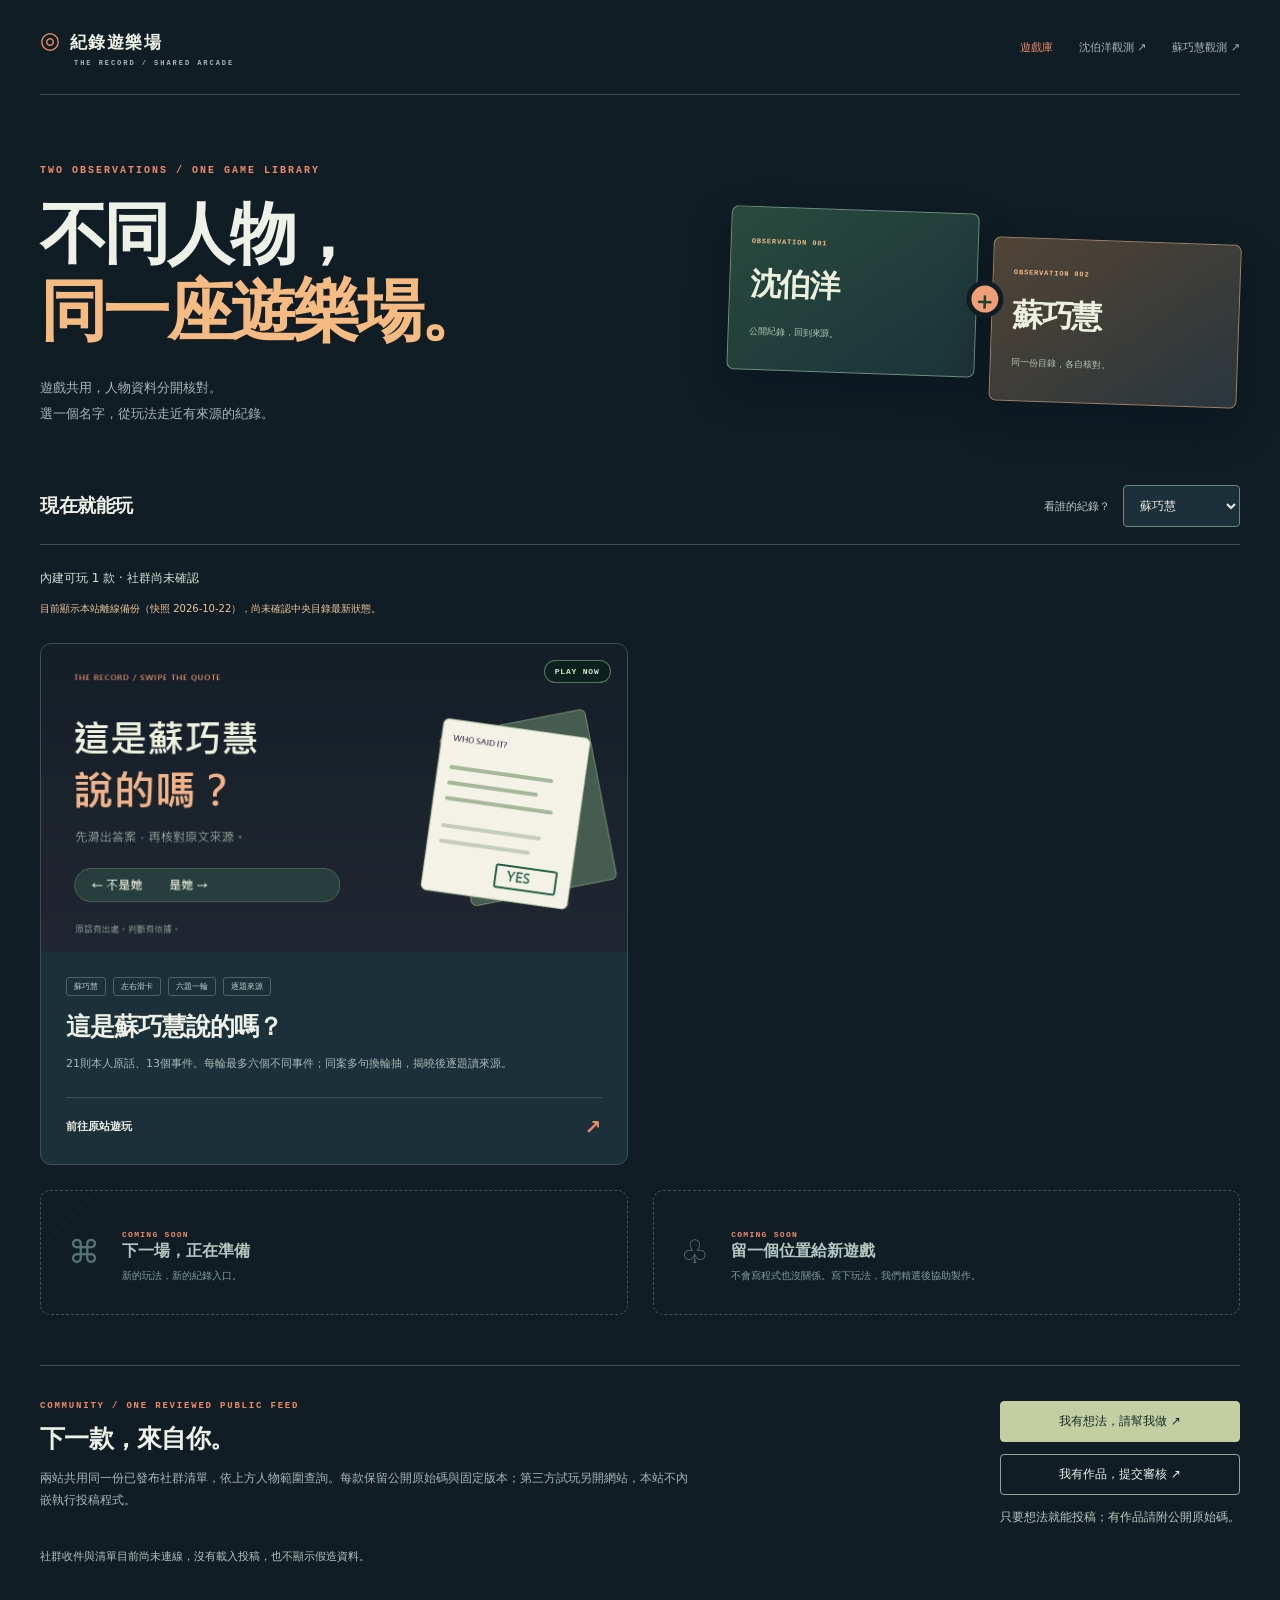
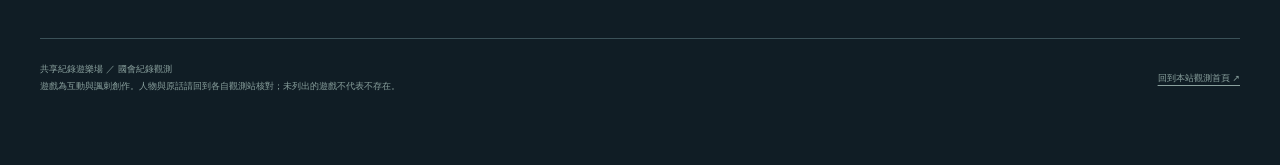
<file: game/index.html>
<!doctype html>
<html lang="zh-Hant"><head><meta charset="UTF-8"><meta name="viewport" content="width=device-width,initial-scale=1"><meta name="theme-color" content="#101d25"><title>共享紀錄遊樂場｜蘇巧慧人物觀測</title><meta name="description" content="沈伯洋與蘇巧慧人物觀測共用遊戲目錄，按人物選擇內建遊戲與經人工發布的社群投稿。"><link rel="canonical" href="https://huiao-new-taipei.github.io/game/"><meta property="og:type" content="website"><meta property="og:locale" content="zh_TW"><meta property="og:title" content="共享紀錄遊樂場"><meta property="og:description" content="同一份遊戲目錄，不同人物的公開紀錄。先玩，再核對來源。"><meta property="og:url" content="https://huiao-new-taipei.github.io/game/"><meta property="og:image" content="https://huiao-new-taipei.github.io/assets/og-game-hub.png"><meta property="og:image:width" content="1200"><meta property="og:image:height" content="630"><meta name="twitter:card" content="summary_large_image"><meta name="twitter:image" content="https://huiao-new-taipei.github.io/assets/og-game-hub.png"><link rel="stylesheet" href="/game/hub.css?v=30"><script src="/game/library-core.js?v=30" defer></script><script src="/game/library.js?v=30" defer></script>  <script id="records-analytics-loader-v34" src="/analytics.js?v=34" data-measurement-id="G-HH8BZE44N9" defer></script>
</head>
<body class="game-hub" data-subject-id="su-chiao-hui"><a class="arcade-skip" href="#main">直接進入遊戲內容</a>
<header class="arcade-header"><a class="arcade-wordmark" href="/game/"><span aria-hidden="true">◎</span>紀錄遊樂場<small>THE RECORD / SHARED ARCADE</small></a><nav class="arcade-nav" aria-label="遊戲導覽"><a href="/game/" aria-current="page">遊戲庫</a><a href="https://puwa.taipei/">沈伯洋觀測 ↗</a><a href="https://huiao-new-taipei.github.io/">蘇巧慧觀測 ↗</a></nav></header>
<main id="main" class="arcade-shell"><section class="arcade-hero"><div><p class="arcade-eyebrow">TWO OBSERVATIONS / ONE GAME LIBRARY</p><h1>不同人物，<br><em>同一座遊樂場。</em></h1><p>遊戲共用，人物資料分開核對。<br>選一個名字，從玩法走近有來源的紀錄。</p></div><div class="arcade-shared-art" aria-label="沈伯洋與蘇巧慧共用遊戲目錄"><div><small>OBSERVATION 001</small><strong>沈伯洋</strong><span>公開紀錄，回到來源。</span></div><div><small>OBSERVATION 002</small><strong>蘇巧慧</strong><span>同一份目錄，各自核對。</span></div><b aria-hidden="true">＋</b></div></section>
<section aria-labelledby="library-heading"><div class="arcade-library-head"><h2 id="library-heading">現在就能玩</h2><label class="library-filter" for="library-person">看誰的紀錄？<select id="library-person"><option value="all">全部人物</option><option value="shen-pao-yang">沈伯洋</option><option value="su-chiao-hui">蘇巧慧</option></select></label></div><p id="library-count" class="library-count" role="status">正在確認內建與社群遊戲…</p><p id="catalog-status" class="library-source" role="status">正在讀取兩站共用的中央目錄…</p><div id="builtin-games" class="arcade-game-grid"></div><p id="builtin-empty" class="library-empty">正在確認共用遊戲目錄…</p><noscript><p class="library-empty">啟用 JavaScript 可查看共享目錄與人物篩選。也可直接前往 <a href="https://puwa.taipei/game/quiz/">沈伯洋原話猜題</a>、<a href="https://puwa.taipei/game/red-notes/">紅紙鈔掉面具</a>。</p></noscript><div class="arcade-coming" aria-label="即將推出的遊戲"><article class="arcade-soon"><span class="arcade-soon-symbol" aria-hidden="true">⌘</span><div><small>COMING SOON</small><h3>下一場，正在準備</h3><p>新的玩法，新的紀錄入口。</p></div></article><article class="arcade-soon"><span class="arcade-soon-symbol" aria-hidden="true">♧</span><div><small>COMING SOON</small><h3>留一個位置給新遊戲</h3><p>不會寫程式也沒關係。寫下玩法，我們精選後協助製作。</p></div></article></div></section>
<section id="community-games" class="community-section" aria-labelledby="community-heading"><div class="community-heading"><div><p class="arcade-eyebrow">COMMUNITY / ONE REVIEWED PUBLIC FEED</p><h2 id="community-heading">下一款，來自你。</h2><p>兩站共用同一份已發布社群清單，依上方人物範圍查詢。每款保留公開原始碼與固定版本；第三方試玩另開網站，本站不內嵌執行投稿程式。</p></div><div class="community-actions"><a class="community-contribute community-idea" data-contribute-idea href="https://puwa.taipei/contribute/?type=idea">我有想法，請幫我做 ↗</a><a class="community-contribute" data-contribute-game href="https://puwa.taipei/contribute/?type=game">我有作品，提交審核 ↗</a><small>只要想法就能投稿；有作品請附公開原始碼。</small></div></div><p id="community-status" class="community-status" role="status">正在確認已發布投稿…</p><div id="community-game-list" class="community-grid"></div><button id="community-more" class="community-more" type="button" hidden>再看更多投稿遊戲</button></section>
<footer class="arcade-footer"><div>共享紀錄遊樂場 ／ 國會紀錄觀測<br>遊戲為互動與諷刺創作。人物與原話請回到各自觀測站核對；未列出的遊戲不代表不存在。</div><a href="/">回到本站觀測首頁 ↗</a></footer></main></body></html>
</file>
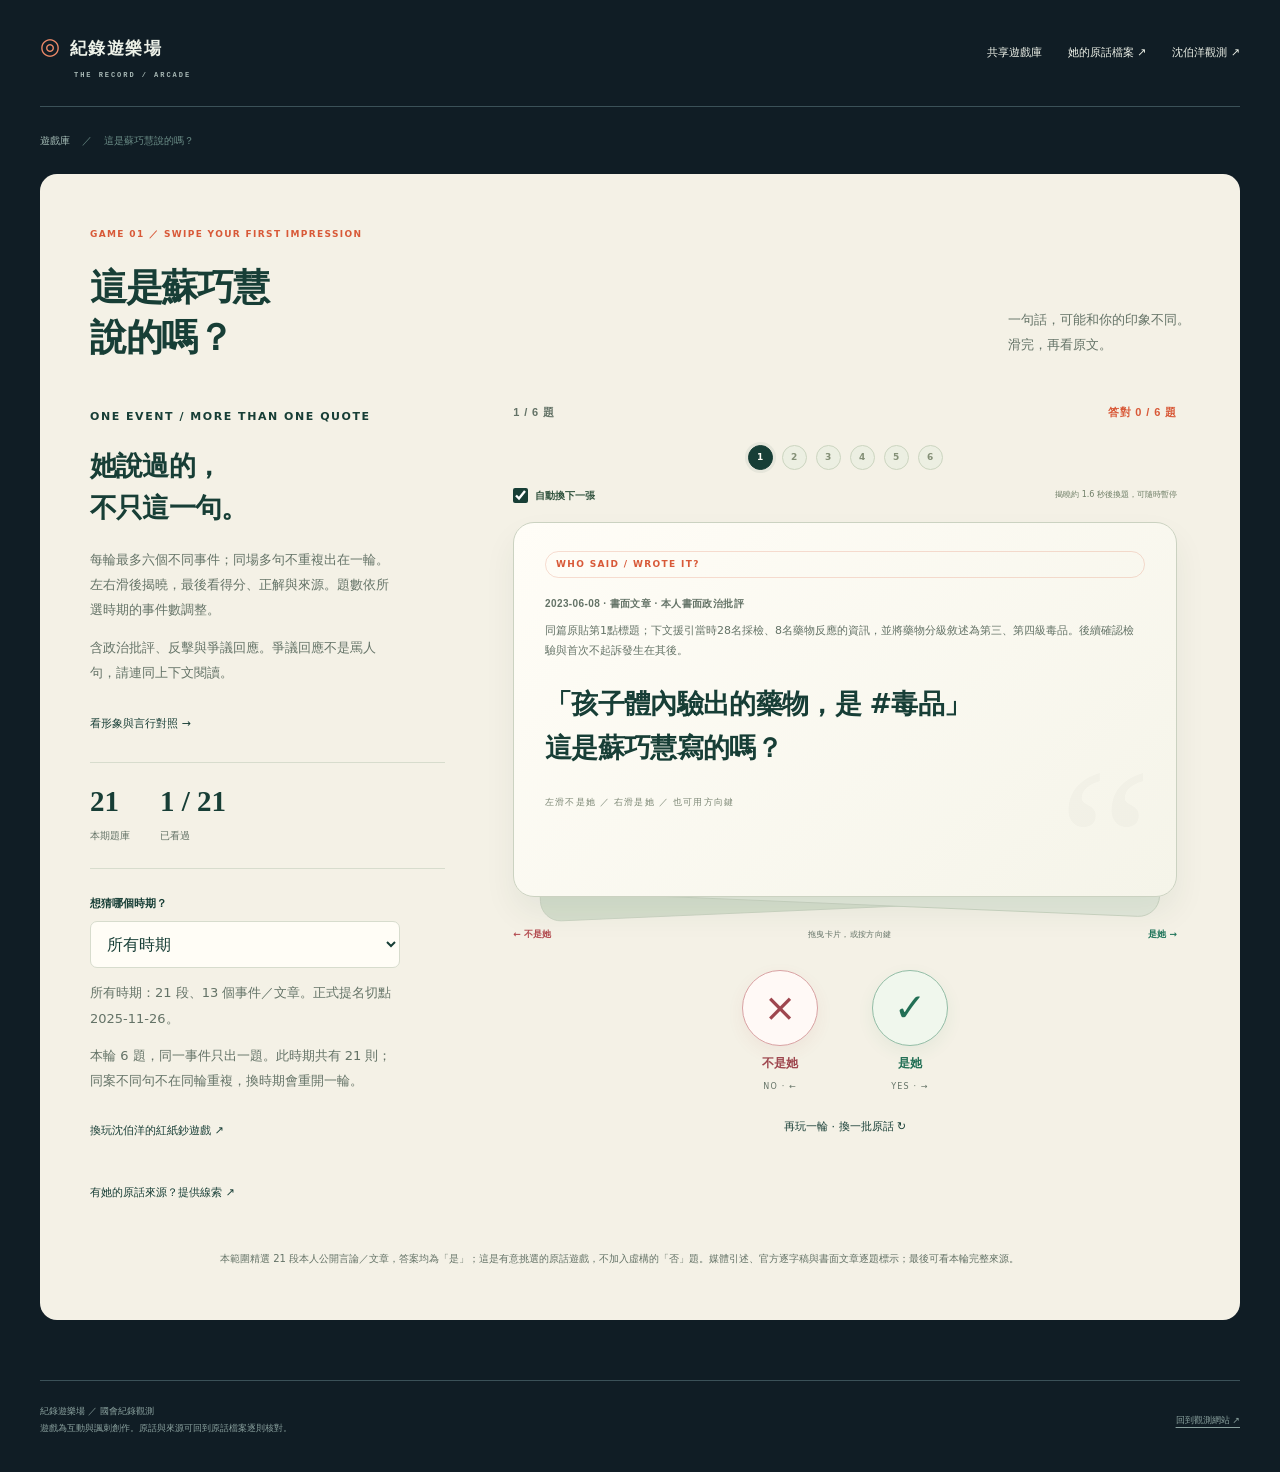
<file: game/quiz/index.html>
<!doctype html>
<html lang="zh-Hant"><head><meta charset="UTF-8"><meta name="viewport" content="width=device-width,initial-scale=1"><meta name="theme-color" content="#101d25"><title>這是蘇巧慧說的嗎？｜國會紀錄觀測</title><meta name="description" content="左右滑卡片，辨認本人原話、政治批評與爭議回應。每輪最多六個不同事件，即時揭曉，最後逐題看來源。"><link rel="canonical" href="https://huiao-new-taipei.github.io/game/quiz/"><meta property="og:type" content="website"><meta property="og:locale" content="zh_TW"><meta property="og:title" content="這是蘇巧慧說的嗎？"><meta property="og:description" content="左右滑卡片，辨認本人原話、政治批評與爭議回應。每輪最多六個不同事件，即時揭曉，最後逐題看來源。"><meta property="og:url" content="https://huiao-new-taipei.github.io/game/quiz/"><meta property="og:image" content="https://huiao-new-taipei.github.io/assets/og-game-quiz.png"><meta property="og:image:width" content="1200"><meta property="og:image:height" content="630"><meta property="og:image:alt" content="這是蘇巧慧說的嗎？：國會紀錄觀測互動遊戲封面"><meta name="twitter:card" content="summary_large_image"><meta name="twitter:title" content="這是蘇巧慧說的嗎？"><meta name="twitter:image" content="https://huiao-new-taipei.github.io/assets/og-game-quiz.png"><link rel="stylesheet" href="/style.css"><link rel="stylesheet" href="/quiz.css?v=13"><link rel="stylesheet" href="/game/hub.css?v=17">  <script id="records-analytics-loader-v34" src="/analytics.js?v=34" data-measurement-id="G-HH8BZE44N9" defer></script>
</head><body class="game-standalone" data-standalone-quiz data-subject-id="su-chiao-hui" data-speaker="蘇巧慧" data-nomination-date="2025-11-26"><a class="arcade-skip" href="#main">直接進入遊戲內容</a><header class="arcade-header"><a class="arcade-wordmark" href="/game/"><span aria-hidden="true">◎</span>紀錄遊樂場<small>THE RECORD / ARCADE</small></a><nav class="arcade-nav" aria-label="遊戲導覽"><a href="/game/?person=all">共享遊戲庫</a><a href="/#statements">她的原話檔案 ↗</a><a href="https://puwa.taipei/">沈伯洋觀測 ↗</a></nav></header><div class="arcade-breadcrumb"><a href="/game/">遊戲庫</a><span>／</span><span>這是蘇巧慧說的嗎？</span></div><main id="main" class="arcade-play-panel"><section id="play" class="section play-section wrap">
      <div class="section-heading"><div><p class="section-number">GAME 01 ／ SWIPE YOUR FIRST IMPRESSION</p><h2>這是蘇巧慧<br>說的嗎？</h2></div><p class="section-deck">一句話，可能和你的印象不同。<br>滑完，再看原文。</p></div>
      <div class="quiz-layout"><aside class="quiz-about"><p class="eyebrow">ONE EVENT / MORE THAN ONE QUOTE</p><h3>她說過的，<br>不只這一句。</h3><p>每輪最多六個不同事件；同場多句不重複出在一輪。左右滑後揭曉，最後看得分、正解與來源。題數依所選時期的事件數調整。</p><p class="small-note">含政治批評、反擊與爭議回應。爭議回應不是罵人句，請連同上下文閱讀。</p><p><a class="text-link" href="/#accountability">看形象與言行對照 →</a></p><div class="quiz-pool-stats"><div><strong id="quiz-pool-count">—</strong><span>本期題庫</span></div><div><strong id="quiz-seen-count">—</strong><span>已看過</span></div></div><label for="game-period">想猜哪個時期？</label><select id="game-period"><option value="pre">正式提名前</option><option value="post">正式提名起</option><option value="all" selected>所有時期</option></select><p id="game-period-note" class="small-note" aria-live="polite"></p><p id="quiz-round-note" class="small-note" aria-live="polite"></p><a class="text-link" href="https://puwa.taipei/game/red-notes/">換玩沈伯洋的紅紙鈔遊戲 ↗</a><p class="small-note"><a class="text-link" href="/contribute/?type=quote&amp;subject=su-chiao-hui">有她的原話來源？提供線索 ↗</a></p></aside>
      <div class="swipe-game"><div class="quiz-progress"><span id="quiz-progress">準備中</span><span id="quiz-score">—</span></div><article id="quiz-card" class="quiz-card" tabindex="0" aria-label="本人原話判斷題"><span class="quiz-kind">WHO SAID / WROTE IT?</span><p id="quiz-meta" class="quiz-source-meta"></p><p id="quiz-context" class="quiz-front-context"></p><span class="swipe-stamp stamp-no" aria-hidden="true">NO</span><span class="swipe-stamp stamp-yes" aria-hidden="true">YES</span><h4 id="quiz-question">正在整理有來源的題目…</h4><span class="quiz-foot">左滑否 ／ 右滑是</span></article><div id="quiz-feedback" class="quiz-feedback" hidden aria-live="polite"></div><div id="quiz-controls" class="quiz-controls"><button id="quiz-no" class="answer-no" disabled><span>×</span>否</button><span>← ／ →</span><button id="quiz-yes" class="answer-yes" disabled>是<span>✓</span></button></div><button id="quiz-next" class="button primary quiz-next" hidden>下一題 →</button><button id="quiz-restart" class="text-link quiz-reroll">再玩一輪 · 換一批原話 ↻</button></div></div><p id="quote-selection" class="small-note quote-selection"></p>
    </section></main><footer class="arcade-footer"><div>紀錄遊樂場 ／ 國會紀錄觀測<br>遊戲為互動與諷刺創作。原話與來源可回到原話檔案逐則核對。</div><a href="/">回到觀測網站 ↗</a></footer><div id="announcement" class="sr-only" aria-live="polite"></div><script src="/game/quiz-engine.js?v=7-su" defer></script></body></html>
</file>
<file: style.css>
:root{--paper:#f6f3e9;--white:#fffdf6;--ink:#173e36;--ink-soft:#647367;--line:#d7dccd;--orange:#d85938;--orange-soft:#f4e1d5;--sage:#a9be97;--sage-soft:#e8ecdf;--dark:#10372f;--serif:Georgia,'Noto Serif TC','PMingLiU',serif;--sans:'Segoe UI','Microsoft JhengHei',-apple-system,BlinkMacSystemFont,sans-serif;scroll-behavior:smooth;scroll-padding-top:95px}
*{box-sizing:border-box}body{margin:0;background:var(--paper);color:var(--ink);font-family:var(--sans);font-size:16px;line-height:1.7;-webkit-font-smoothing:antialiased}a{color:inherit;text-decoration:none}button,input,select{font:inherit;color:inherit}button,a,input,select,summary{-webkit-tap-highlight-color:transparent}button,summary{cursor:pointer}button{border:0}button:disabled{cursor:default;opacity:.4}button:focus-visible,a:focus-visible,input:focus-visible,select:focus-visible,summary:focus-visible,[tabindex]:focus-visible{outline:3px solid var(--orange);outline-offset:5px}input,select{min-width:0}input[type=search]::-webkit-search-cancel-button{cursor:pointer}button[hidden],[hidden]{display:none!important}h1,h2,h3,h4,p{margin:0}h1,h2,h3,h4{font-weight:750}svg{display:block;width:100%}.wrap{max-width:1248px;margin:0 auto;padding-left:48px;padding-right:48px}.section{padding-top:104px;padding-bottom:104px;scroll-margin-top:0}.site-header{height:94px;border-bottom:1px solid var(--line);display:flex;align-items:center;gap:36px;padding:0 48px;max-width:1440px;margin:auto}.brand{display:flex;gap:12px;align-items:center;line-height:1.4;font-size:18px;font-weight:800;letter-spacing:.09em}.brand-symbol{font-size:41px;line-height:1;font-family:var(--serif);font-weight:400}.brand-light{font-weight:450}.brand small{display:block;font-family:var(--sans);font-size:8px;font-weight:500;letter-spacing:.18em;margin-top:5px}.site-header nav{display:flex;gap:30px;margin-left:auto;font-size:13px;font-weight:600}.site-header nav a{padding:10px 0}.site-header nav a:hover,.text-link:hover,.source-links a:hover{color:var(--orange)}.site-header nav span{color:var(--orange)}.header-download{font-size:12px;border-left:1px solid var(--line);padding-left:28px;white-space:nowrap}.header-download span{margin-left:10px;font-size:20px}.skip-link{position:absolute;top:-100px;left:20px;z-index:99;padding:10px 20px;background:var(--ink);color:var(--white)}.skip-link:focus{top:10px}.hero{padding-top:35px;padding-bottom:0}.hero-meta{display:flex;justify-content:space-between;align-items:center;font-size:11px;letter-spacing:.1em}.edition{border:1px solid var(--ink);padding:4px 10px;font-weight:650}.live-status{display:flex;gap:7px;align-items:center;color:var(--ink-soft);font-family:var(--sans);letter-spacing:.03em}.live-status i{height:6px;width:6px;border-radius:50%;background:var(--orange)}.hero-grid{display:grid;grid-template-columns:1.12fr 1fr;gap:20px;align-items:center;padding:63px 0 55px}.eyebrow{font-size:11px;letter-spacing:.14em;font-weight:600}.hero .eyebrow{color:var(--ink-soft);margin-bottom:22px}h1{font-size:clamp(48px,5.4vw,76px);line-height:1.22;letter-spacing:-.055em;font-weight:800}.marked{position:relative;color:var(--orange);z-index:0}.marked:after{content:'';position:absolute;left:0;right:0;bottom:2px;height:10px;border-bottom:2px solid var(--orange);transform:rotate(-3deg);z-index:-1}.hero-description{font-size:15px;line-height:1.95;margin-top:27px;color:var(--ink-soft)}.hero-actions{display:flex;gap:24px;align-items:center;margin-top:32px}.button{display:inline-flex;align-items:center;justify-content:center;gap:24px;padding:13px 20px;font-size:13px;font-weight:600;line-height:1.5;transition:background .2s,transform .2s;border:1px solid transparent}.button:hover{transform:translateY(-2px)}.button.primary{background:var(--ink);color:var(--white)}.button.primary:hover{background:#29584a}.button.outline{border-color:var(--ink);background:none}.text-link{font-size:12px;display:inline-flex;gap:16px;align-items:center;background:none;padding:0}.hero-art{position:relative;align-self:stretch;display:flex;align-items:center}.hero-art svg{max-width:510px;transform:translateY(2px)}.art-note{position:absolute;bottom:0;left:65px;font-size:10px;color:var(--ink-soft);letter-spacing:.1em}.hero-strip{display:grid;grid-template-columns:1fr 1fr 1.3fr;border-top:1px solid var(--ink);border-bottom:1px solid var(--ink);padding:21px 0}.hero-strip>div{display:flex;flex-direction:column;padding-left:30px;border-left:1px solid var(--line)}.hero-strip>div:first-child{padding-left:0;border-left:0}.strip-label{font-size:10px;letter-spacing:.12em;color:var(--ink-soft)}.hero-strip strong{font-family:var(--serif);font-weight:400;font-size:29px;line-height:1.5;letter-spacing:-.02em;font-variant-numeric:tabular-nums}.hero-strip strong small{font-family:var(--sans);font-size:12px;margin-left:5px;font-weight:500}.hero-strip>div>span:last-child{font-size:10px;color:var(--ink-soft)}.hero-strip strong.strip-principle{font-family:var(--sans);font-size:21px;line-height:2.05;font-weight:650;letter-spacing:0}.section-heading{display:flex;align-items:flex-end;justify-content:space-between;gap:40px;margin-bottom:54px}.section-number{color:var(--orange);font-size:10px;letter-spacing:.15em;margin-bottom:21px;font-weight:650}h2{font-size:clamp(32px,3.5vw,43px);line-height:1.35;letter-spacing:-.035em}.section-deck{font-size:13px;color:var(--ink-soft);line-height:1.9;padding-bottom:6px}.roles-layout{display:grid;grid-template-columns:340px 1fr;gap:55px}.donut-panel{display:flex;flex-direction:column;align-items:center;padding:5px 0 12px}.donut-holder{position:relative;width:245px}.donut-center{position:absolute;inset:0;display:flex;flex-direction:column;align-items:center;justify-content:center;pointer-events:none}.donut-center strong{font-size:54px;font-family:var(--serif);font-weight:400;line-height:1.2;font-variant-numeric:tabular-nums}.donut-center span{font-size:11px;color:var(--ink-soft);margin-top:6px}.small-note{color:var(--ink-soft);font-size:11px;line-height:1.8}.donut-panel .small-note{text-align:center;max-width:260px;margin-top:12px}.role-numbers{display:flex;flex-direction:column;gap:0}.role-stat{display:flex;text-align:left;width:100%;gap:22px;align-items:center;background:none;border-top:1px solid var(--line);padding:15px 4px 15px 0;transition:padding .2s,background .2s}.role-stat:last-child{border-bottom:1px solid var(--line)}.role-stat:hover{padding-left:10px;background:var(--sage-soft)}.role-index{color:#93a18e;font-family:var(--serif);font-size:13px;align-self:flex-start;margin-top:5px}.role-name{display:flex;align-items:center;gap:8px;font-size:11px;font-weight:600}.dot{width:7px;height:7px;border-radius:50%;display:inline-block}.primary-dot{background:var(--ink)}.joint-dot{background:var(--sage)}.cosign-dot{background:var(--orange)}.role-stat strong{font-family:var(--serif);font-size:47px;line-height:1.2;font-weight:400;letter-spacing:-.025em;font-variant-numeric:tabular-nums}.role-description{margin-left:auto;font-size:11px;color:var(--ink-soft);line-height:1.75;text-align:right}.role-description em{font-style:normal;font-size:10px;color:var(--ink)}.explain-line{display:flex;gap:12px;align-items:flex-start;border-top:1px solid var(--line);border-bottom:1px solid var(--line);padding:18px 0;margin-top:37px}.explain-line p{font-size:11px;color:var(--ink-soft);line-height:1.9}.explain-line strong{color:var(--ink);font-weight:650}.note-mark{display:inline-flex;border:1px solid var(--orange);color:var(--orange);font-family:var(--serif);font-size:12px;width:18px;height:18px;align-items:center;justify-content:center;border-radius:50%;flex-shrink:0;margin-top:2px}.topics-section{margin-top:55px}.subheading{display:flex;justify-content:space-between;align-items:center;gap:20px;margin-bottom:24px}.subheading h3{font-size:17px;letter-spacing:-.02em}.subheading>span{font-size:10px;color:var(--ink-soft)}.chart-list{display:flex;flex-direction:column;gap:18px}.chart-row{width:100%;display:grid;grid-template-columns:145px 1fr 55px;gap:18px;align-items:center;background:none;padding:0;text-align:left}.chart-label{font-size:12px;font-weight:550;line-height:1.5}.chart-track{height:12px;background:#e6e8dc;display:flex;overflow:hidden}.chart-part{height:100%;min-width:0;transition:width .5s ease}.chart-part.primary{background:var(--ink)}.chart-part.joint{background:var(--sage)}.chart-part.cosign{background:var(--orange)}.chart-row:hover .chart-label{color:var(--orange)}.chart-row:hover .chart-track{outline:1px solid var(--ink);outline-offset:3px}.chart-value{font-family:var(--serif);font-size:18px;text-align:right;white-space:nowrap}.chart-value small{font-family:var(--sans);font-size:9px;margin-left:4px;color:var(--ink-soft)}.topics-section>.small-note{margin-top:21px}.chart-legend{display:flex;gap:15px;margin-top:15px;font-size:10px;color:var(--ink-soft)}.chart-legend span{display:flex;align-items:center;gap:5px}.committee-section{background:var(--sage-soft)}.committee-grid{display:grid;grid-template-columns:1fr 1fr;gap:70px}.committee-grid .chart-row{grid-template-columns:120px 1fr 42px;gap:12px}.committee-grid .chart-list{gap:21px}.committee-grid .chart-track{background:#d7dfcc;height:9px}.procedure-panel{padding:30px 35px 25px;border:1px solid #becbb4;background:rgba(255,253,246,.34)}.procedure-panel>.eyebrow{color:var(--orange);font-size:9px}.procedure-panel>h3{font-size:21px;margin:8px 0 27px}.process{list-style:none;padding:0;margin:0;position:relative}.process:before{content:'';position:absolute;left:12px;top:18px;bottom:32px;border-left:1px solid #bac9b3}.process li{display:flex;align-items:flex-start;gap:15px;margin-bottom:22px;position:relative}.process li:last-child{margin-bottom:20px}.process li>span{height:25px;width:25px;border:1px solid #b8c7b1;background:#edf0e5;border-radius:50%;display:flex;align-items:center;justify-content:center;font-family:var(--serif);font-size:12px;flex-shrink:0}.process li strong{display:block;font-size:12px;font-weight:600}.process li p{font-size:10px;color:var(--ink-soft)}.process .process-highlight>span{background:var(--orange);border-color:var(--orange);color:white}.process .process-highlight strong{color:var(--orange)}.procedure-stats{border-top:1px solid #c2cfb9;padding-top:17px;display:grid;grid-template-columns:1fr 1fr;gap:20px;margin-bottom:12px}.procedure-stats>div{display:flex;flex-direction:column}.procedure-stats strong{font-size:33px;font-family:var(--serif);font-weight:400;line-height:1.2}.procedure-stats span{font-size:10px;color:var(--ink-soft);margin-top:5px}.status-row{margin-top:35px;display:flex;align-items:flex-start;gap:30px;padding:24px 0;border-top:1px solid #c4cfbb;border-bottom:1px solid #c4cfbb}.status-row h3{font-size:12px;white-space:nowrap;padding-top:4px}.status-row>div{display:flex;gap:8px;flex-wrap:wrap}.status-pill{border:1px solid #bdcbb4;font-size:10px;padding:4px 9px}.status-pill strong{margin-left:6px;font-family:var(--serif);font-size:13px;font-weight:400}.attendance-note{display:flex;gap:24px;padding-top:30px}.outline-icon{height:40px;width:40px;border:1px solid #bdcbb4;border-radius:50%;display:flex;align-items:center;justify-content:center;font-size:22px;flex-shrink:0}.attendance-note h3{font-size:14px;margin-bottom:7px}.attendance-note p{font-size:11px;color:var(--ink-soft);line-height:1.9;max-width:900px}.source-links{display:flex;flex-wrap:wrap;gap:10px;margin-top:10px;font-size:10px}.source-links a{text-decoration:underline;text-underline-offset:3px}.policy-section{background:var(--ink);color:var(--white)}.policy-section .section-number{color:#eaa17d}.policy-section .section-deck,.policy-section .small-note,.policy-section .subheading>span{color:#b6c4ad}.policy-layout{display:grid;grid-template-columns:1fr 1.35fr;gap:90px;padding-bottom:35px}.huge-outline{display:block;font-family:var(--serif);font-size:130px;line-height:1;font-weight:400;color:var(--sage);letter-spacing:-.05em}.policy-count-label{font-size:13px;margin:13px 0 24px}.policy-intro>p:not(.policy-count-label){font-size:12px;color:#b6c4ad;line-height:2}.light-link{display:inline-flex;color:#e9ac86;font-size:11px;margin-top:24px;text-decoration:underline;text-underline-offset:5px}.policy-bars{display:flex;flex-direction:column;gap:18px}.policy-bar{display:grid;grid-template-columns:130px 1fr 50px;gap:15px;align-items:center;font-size:12px}.heart-letter{font-family:var(--serif);display:inline-block;color:#d8c7a1;font-size:20px;width:25px}.policy-bar .chart-track{height:9px;background:#315349}.policy-bar-fill{height:100%;background:var(--sage)}.policy-bar-value{font-family:var(--serif);font-size:20px;text-align:right}.policy-bar-value small{display:block;font-family:var(--sans);font-size:8px;color:#b6c4ad;line-height:1.3}.policy-layout .small-note{margin-top:24px}.policy-pages{display:grid;grid-template-columns:repeat(4,1fr);border-top:1px solid #496357;border-left:1px solid #496357;margin-top:10px}.policy-page{display:flex;gap:10px;align-items:center;justify-content:space-between;border-bottom:1px solid #496357;border-right:1px solid #496357;padding:15px 16px;font-size:11px;line-height:1.6;transition:background .2s}.policy-page:hover{background:#2a5145}.policy-page>span:last-child{font-size:15px;color:#e9ac86}.policy-page small{display:block;font-family:var(--serif);font-size:10px;color:#a9be97;letter-spacing:.18em}.policy-limit{border-top:1px solid #496357;border-bottom:1px solid #496357;margin-top:28px}.policy-limit summary{font-size:12px;padding:16px 0;display:flex;justify-content:space-between;gap:20px;list-style:none}.policy-limit summary::-webkit-details-marker{display:none}.policy-limit summary span{font-size:16px;color:#e9ac86}.policy-limit p{font-size:11px;line-height:2;color:#b6c4ad;padding-bottom:20px}.keyword-layout{display:grid;grid-template-columns:1fr 1fr;gap:95px}.input-label{font-size:11px;display:block;margin-bottom:10px;color:var(--ink-soft)}.keyword-form{display:flex;border-bottom:2px solid var(--ink);padding:0 0 9px;gap:15px}.keyword-form input{width:100%;border:0;background:none;outline:none;font-size:39px;font-weight:650;line-height:1.5;border-radius:0}.keyword-form button{height:47px;width:47px;flex-shrink:0;border-radius:50%;background:var(--orange);color:var(--white);font-size:29px;line-height:1}.quick-keywords{display:flex;gap:8px;flex-wrap:wrap;margin:15px 0 19px}.quick-keywords button{padding:4px 13px;border:1px solid var(--line);background:none;font-size:10px;border-radius:20px}.quick-keywords button:hover,.quick-keywords button.active{background:var(--ink);color:var(--white);border-color:var(--ink)}.keyword-numbers{display:grid;grid-template-columns:1fr 1fr;gap:10px 25px}.keyword-numbers>div{display:flex;flex-direction:column}.keyword-numbers>div>span:first-child{font-size:10px;color:var(--ink-soft)}.keyword-numbers strong{font-family:var(--serif);font-size:64px;font-weight:400;line-height:1.4;letter-spacing:-.03em;font-variant-numeric:tabular-nums}.keyword-numbers>div>span:last-child{font-size:10px;color:var(--ink-soft)}.keyword-numbers .text-link{grid-column:1/-1;margin-top:15px;justify-self:start}.explorer-section{background:#ecefe4}.download-links{display:flex;gap:22px;font-size:11px;padding-bottom:7px}.download-links a{border-bottom:1px solid var(--ink)}.explorer-toolbar{display:grid;grid-template-columns:1fr 160px 190px;gap:12px}.search-field{display:flex;align-items:center;border:1px solid #c5d0bd;background:var(--white);padding:12px 16px;gap:12px}.search-field>span{font-size:25px;line-height:1}.search-field input{border:0;background:none;outline:none;width:100%;font-size:12px}.select-field{border:1px solid #c5d0bd;background:transparent;display:flex;flex-direction:column;padding:6px 11px}.select-field>span{font-size:8px;color:var(--ink-soft);letter-spacing:.1em}.select-field select{border:0;background:none;width:100%;font-size:11px;padding:2px 0;outline:none}.filter-row{display:flex;gap:10px;flex-wrap:wrap;margin-top:12px}.filter-row select{border:1px solid #c5d0bd;background:none;font-size:10px;padding:7px 25px 7px 10px;max-width:250px;border-radius:0}.filter-row button{background:none;font-size:10px;margin-left:auto;color:var(--ink-soft)}.result-meta{display:flex;justify-content:space-between;gap:20px;align-items:center;margin-top:28px;margin-bottom:10px;font-size:10px;color:var(--ink-soft)}.result-meta p strong{color:var(--ink);font-family:var(--serif);font-weight:400;font-size:17px;margin:0 4px}.bill-list{border-top:1px solid var(--ink)}.bill-row{border-bottom:1px solid #cad3c0}.bill-main{display:grid;grid-template-columns:89px 1fr 90px 24px;gap:20px;align-items:start;width:100%;background:none;text-align:left;padding:21px 0}.bill-date{font-family:var(--serif);font-size:13px;line-height:1.5;padding-top:3px;color:var(--ink-soft);font-variant-numeric:tabular-nums}.bill-title{display:block;font-size:13px;line-height:1.8;font-weight:600;overflow-wrap:anywhere}.bill-tags{display:flex;gap:5px;flex-wrap:wrap;margin-top:7px}.tag{font-size:8px;background:#e0e6d5;color:#61705a;padding:2px 6px;font-weight:400;line-height:1.5}.bill-role{font-size:9px;padding:3px 8px;border:1px solid #b4c4aa;border-radius:2px;justify-self:end;white-space:nowrap;margin-top:3px}.bill-role.primary{background:var(--ink);color:white;border-color:var(--ink)}.bill-role.cosign{color:#a6422a;border-color:#d9b4a0}.bill-toggle{color:var(--orange);font-size:17px;line-height:1.5;padding-top:1px;text-align:right}.bill-main:hover .bill-title{color:var(--orange)}.bill-detail{padding:0 45px 25px 109px;font-size:11px;color:var(--ink-soft)}.bill-detail dl{display:grid;grid-template-columns:65px 1fr;gap:8px 15px;margin:0 0 18px}.bill-detail dt{color:var(--ink);font-weight:600}.bill-detail dd{margin:0;overflow-wrap:anywhere}.bill-detail .reason{padding-top:15px;border-top:1px solid #d1d9c8;line-height:1.95;white-space:pre-line;max-height:250px;overflow-y:auto}.bill-detail .reason-label{font-size:10px;color:var(--ink);margin-bottom:7px;font-weight:600}.bill-detail a{display:inline-flex;gap:10px;color:var(--ink);margin-top:16px;text-decoration:underline;text-underline-offset:4px}.pagination{display:flex;justify-content:space-between;align-items:center;padding-top:25px;font-size:11px}.pagination button{background:none;padding:5px 0}.pagination span{font-family:var(--serif);font-size:14px}.empty-state{padding:45px 20px;text-align:center;color:var(--ink-soft);font-size:13px;border-bottom:1px solid var(--line)}.games-grid{display:grid;grid-template-columns:1fr 1.1fr;gap:75px}.game-heading{min-height:103px}.game-no{font-size:9px;letter-spacing:.17em;color:var(--orange);font-weight:700}.game-heading h3{font-size:22px;margin:6px 0 8px;letter-spacing:-.03em}.game-heading p{font-size:11px;color:var(--ink-soft)}.quiz-progress,.flip-progress{display:flex;justify-content:space-between;align-items:center;font-size:10px;margin:23px 0 12px;color:var(--ink-soft);height:24px}.quiz-progress>span:last-child{color:var(--orange)}.quiz-card{position:relative;min-height:255px;background:var(--white);border:1px solid #bfccb6;box-shadow:5px 5px 0 #e3e8d8;padding:28px;display:flex;flex-direction:column;touch-action:pan-y;user-select:none;transition:transform .2s,opacity .2s;isolation:isolate}.quiz-kind{font-size:8px;letter-spacing:.2em;color:var(--orange);font-weight:650}.quiz-card h4{font-size:22px;line-height:1.65;letter-spacing:-.025em;margin:25px 0 23px;font-weight:650}.quiz-foot{font-size:9px;color:#8c9b83;margin-top:auto}.swipe-stamp{position:absolute;top:20px;border:3px solid currentColor;font-size:32px;font-weight:800;opacity:0;padding:1px 13px;transform:rotate(-13deg);z-index:2;pointer-events:none}.stamp-no{right:20px;color:var(--orange);transform:rotate(13deg)}.stamp-yes{left:20px;color:var(--ink)}.quiz-controls{display:flex;align-items:center;justify-content:space-between;margin-top:22px}.quiz-controls>span{font-size:10px;color:var(--ink-soft)}.quiz-controls button{display:flex;align-items:center;gap:20px;font-size:11px;background:none;padding:0}.quiz-controls button>span{height:43px;width:43px;border-radius:50%;display:flex;align-items:center;justify-content:center;font-size:26px}.answer-no>span{border:1px solid #dbb9a7;color:var(--orange)}.answer-yes>span{background:var(--ink);color:white}.quiz-controls button:hover>span{transform:scale(1.08)}.quiz-feedback{margin-top:20px;padding:15px 17px;background:var(--sage-soft);font-size:11px;line-height:1.9;border-left:2px solid var(--ink)}.quiz-feedback.incorrect{border-left-color:var(--orange)}.quiz-feedback strong{display:block;margin-bottom:6px}.quiz-feedback a{display:inline-block;color:var(--orange);margin-top:7px;text-decoration:underline;text-underline-offset:3px}.quiz-next{width:100%;margin-top:15px}.swipe-game>#quiz-restart{margin-top:20px}.flip-progress strong{font-family:var(--serif);font-size:24px;color:var(--ink);font-weight:400}.flip-progress button{font-size:10px;background:none;color:var(--ink-soft)}.flip-board{display:grid;grid-template-columns:repeat(3,1fr);gap:13px;perspective:1000px}.evidence-card{position:relative;aspect-ratio:.82;perspective:800px;cursor:pointer;outline-offset:3px}.flip-inner{position:absolute;inset:0;transition:transform .65s cubic-bezier(.2,.75,.3,1);transform-style:preserve-3d}.evidence-card.flipped .flip-inner{transform:rotateY(180deg)}.flip-front,.flip-back{position:absolute;inset:0;backface-visibility:hidden;border:1px solid #bfccb6;display:flex;flex-direction:column;align-items:center;justify-content:center;padding:15px;text-align:center}.flip-front{background:var(--sage-soft)}.flip-front:before{content:'';position:absolute;inset:8px;border:1px solid #c9d2bf}.flip-front span{font-family:var(--serif);font-size:37px;font-weight:400;line-height:1.2;color:var(--ink)}.flip-front strong{font-size:11px;margin-top:13px;position:relative;z-index:1}.flip-front small{font-size:7px;letter-spacing:.15em;color:var(--ink-soft);margin-top:5px}.flip-back{transform:rotateY(180deg);background:var(--ink);color:var(--white);border-color:var(--ink);align-items:flex-start;text-align:left;padding:14px}.flip-back strong{font-size:10px;line-height:1.6}.flip-back p{font-size:9px;line-height:1.8;color:#c8d4bd;margin-top:8px;overflow:auto}.flip-back a{font-size:8px;color:#f0ae86;text-decoration:underline;text-underline-offset:3px;margin-top:auto;padding-top:9px}.flip-back small{font-size:8px;color:var(--sage);margin-bottom:6px}.flip-game>.small-note{margin-top:20px}.method-section{background:#e6ebdd}.method-section .section-heading{align-items:center}.method-grid{display:grid;grid-template-columns:1fr 1fr;gap:0 55px}.method-grid details{border-top:1px solid #bdcbb3;align-self:start}.method-grid summary{list-style:none;font-size:13px;padding:22px 0;display:flex;justify-content:space-between;gap:20px;font-weight:600}.method-grid summary::-webkit-details-marker{display:none}.method-grid summary>span{font-size:18px;font-weight:400;color:var(--orange);line-height:1}.method-grid details[open] summary>span{transform:rotate(45deg)}.method-grid details>div{padding-bottom:25px;font-size:11px;color:var(--ink-soft);line-height:1.9}.method-grid p+p{margin-top:12px}.source-list{padding:0;list-style:none;margin:18px 0 0}.source-list li{border-top:1px solid #d0d9c6}.source-list a{display:flex;justify-content:space-between;gap:20px;padding:9px 0;color:var(--ink)}.source-list span{color:var(--ink-soft);font-size:9px}.site-footer{display:flex;justify-content:space-between;align-items:center;gap:30px;padding-top:40px;padding-bottom:40px}.site-footer .brand{font-size:14px}.site-footer .brand-symbol{font-size:34px}.site-footer .brand small{font-size:7px}.site-footer p{font-size:11px;margin-left:auto}.site-footer p span{font-size:9px;color:var(--ink-soft)}.back-top{height:40px;width:40px;border:1px solid var(--line);display:flex;align-items:center;justify-content:center;border-radius:50%;font-size:20px;margin-left:20px}.loading-placeholder{font-size:12px;color:var(--ink-soft);min-height:80px}.load-error{font-size:13px;color:#973e2e;padding-top:25px}.load-error>div{border:1px solid #d9aa95;padding:15px;background:var(--orange-soft)}.load-error button{background:none;text-decoration:underline;color:#973e2e}.sr-only{position:absolute!important;width:1px;height:1px;padding:0;margin:-1px;overflow:hidden;clip:rect(0,0,0,0);white-space:nowrap;border:0}
@media(min-width:1500px){.site-header{padding-left:96px;padding-right:96px}.wrap{max-width:1320px}.hero-grid{padding-top:80px;padding-bottom:70px}h1{font-size:80px}.section{padding-top:115px;padding-bottom:115px}}
@media(max-width:1050px){.site-header{gap:20px;padding:0 30px}.site-header nav{gap:18px;font-size:11px}.header-download{padding-left:18px}.wrap{padding-left:34px;padding-right:34px}.hero-grid{padding-top:55px;padding-bottom:50px;grid-template-columns:1.12fr 1fr}.hero-actions{gap:18px}.hero-actions .text-link{font-size:10px;gap:8px}.roles-layout{grid-template-columns:290px 1fr;gap:25px}.committee-grid{gap:35px}.procedure-panel{padding:25px}.policy-layout{gap:50px}.policy-bar{grid-template-columns:115px 1fr 45px;gap:10px;font-size:11px}.keyword-layout{gap:50px}.games-grid{gap:40px}.flip-board{gap:9px}.flip-back{padding:11px}.flip-back p{font-size:8px}.flip-front strong{font-size:10px}.flip-front span{font-size:32px}.chart-row{grid-template-columns:125px 1fr 45px;gap:15px}}
@media(max-width:800px){.site-header{height:78px;gap:15px;padding:0 24px}.brand{font-size:15px}.brand-symbol{font-size:35px}.brand small{font-size:6px}.site-header nav{gap:16px}.site-header nav a:nth-child(3){display:none}.site-header nav a:last-child{display:none}.header-download{font-size:10px;margin-left:0;padding-left:15px}.wrap{padding-left:28px;padding-right:28px}.hero-meta{font-size:9px}.hero-grid{padding-top:45px;gap:0}.hero .eyebrow{font-size:9px;margin-bottom:18px}.hero-description{font-size:12px;margin-top:22px}.hero-actions{flex-wrap:wrap;gap:15px;margin-top:25px}.hero-art svg{transform:scale(1.12) translateX(10px)}.art-note{left:30px;font-size:8px;bottom:18px}.hero-strip strong{font-size:24px}.hero-strip strong.strip-principle{font-size:16px;line-height:2.25}.hero-strip>div{padding-left:20px}.section{padding-top:75px;padding-bottom:75px}.section-heading{gap:25px;margin-bottom:38px}.section-number{font-size:9px;margin-bottom:16px}.section-deck{font-size:11px}.roles-layout{grid-template-columns:230px 1fr;gap:25px}.donut-holder{width:220px}.donut-center strong{font-size:47px}.role-stat{gap:15px}.role-stat strong{font-size:39px}.role-description{font-size:9px}.committee-grid{gap:30px}.committee-grid .chart-row{grid-template-columns:95px 1fr 28px;gap:8px}.committee-grid .chart-label{font-size:10px}.committee-grid .chart-value{font-size:15px}.committee-grid .chart-value small{display:none}.procedure-panel{padding:22px}.procedure-panel>h3{font-size:18px}.policy-layout{gap:35px;grid-template-columns:.75fr 1.25fr}.huge-outline{font-size:100px}.policy-intro>p:not(.policy-count-label){font-size:10px}.policy-pages{grid-template-columns:repeat(3,1fr)}.policy-page{font-size:10px;padding:13px}.policy-bar{grid-template-columns:105px 1fr 42px;gap:10px;font-size:10px}.policy-bar-value{font-size:18px}.heart-letter{font-size:18px;width:20px}.keyword-layout{gap:38px}.keyword-form input{font-size:34px}.keyword-numbers strong{font-size:51px}.explorer-toolbar{grid-template-columns:1fr 130px 155px}.bill-main{grid-template-columns:75px 1fr 75px 15px;gap:13px}.bill-detail{padding-left:88px;padding-right:28px}.bill-title{font-size:12px}.games-grid{grid-template-columns:1fr;gap:60px;max-width:550px;margin:auto}.game-heading{min-height:auto}.quiz-card{min-height:245px}.flip-board{gap:14px}.flip-back p{font-size:11px}.flip-back strong{font-size:12px}.flip-front strong{font-size:13px}.flip-front span{font-size:43px}.flip-back{padding:17px}.flip-back a{font-size:10px}.flip-back small{font-size:9px}.method-grid{gap:0 30px}.method-grid summary{font-size:12px}.method-section .section-heading .button{font-size:11px;gap:15px;padding:12px}.site-footer{gap:20px}.site-footer p{font-size:10px}.site-footer p span{font-size:8px}}
@media(max-width:580px){.site-header{padding:0 20px;height:72px}.site-header nav{display:none}.header-download{margin-left:auto;border-left:0;padding-left:0}.wrap{padding-left:22px;padding-right:22px}.hero{padding-top:23px}.hero-meta{font-size:8px;letter-spacing:.03em}.edition{padding:4px 7px}.live-status{gap:4px}.live-status i{height:4px;width:4px}.hero-grid{grid-template-columns:1fr;padding-top:38px;padding-bottom:28px;position:relative}.hero-copy{z-index:1;position:relative}h1{font-size:53px;line-height:1.25;letter-spacing:-.06em}.hero .eyebrow{font-size:9px}.hero-description{font-size:12px;line-height:1.9;max-width:240px}.hero-actions{gap:20px;align-items:center;margin-top:25px}.hero-actions .button{padding:12px 14px;font-size:11px;gap:14px}.hero-actions .text-link{font-size:10px}.hero-art{position:absolute;width:200px;height:190px;right:-15px;top:143px;opacity:.37;pointer-events:none;z-index:0}.hero-art svg{transform:rotate(6deg)}.art-note{display:none}.hero-strip{grid-template-columns:1fr 1fr;padding:15px 0;gap:15px 0}.hero-strip>div{padding-left:17px}.hero-strip>div:last-child{grid-column:1/-1;border-left:0;border-top:1px solid var(--line);padding:13px 0 0;display:grid;grid-template-columns:1fr auto;gap:0 20px}.hero-strip strong{font-size:25px}.strip-label{font-size:8px}.hero-strip>div>span:last-child{font-size:8px}.hero-strip strong.strip-principle{font-size:15px;grid-column:2;grid-row:1/3;align-self:center;line-height:1.5}.section{padding-top:62px;padding-bottom:62px}.section-heading{display:block;margin-bottom:32px}.section-number{font-size:8px;letter-spacing:.1em;margin-bottom:15px}h2{font-size:31px;line-height:1.4}.section-deck{font-size:11px;margin-top:17px;line-height:1.8}.roles-layout{grid-template-columns:1fr;gap:15px}.donut-panel{padding-top:0;padding-bottom:15px}.donut-holder{width:235px}.donut-panel .small-note{margin-top:4px;font-size:10px;max-width:290px}.role-stat{padding:14px 0;gap:17px}.role-stat strong{font-size:41px}.role-description{font-size:10px}.role-name{font-size:10px}.role-index{font-size:11px}.explain-line{margin-top:24px;padding:15px 0;gap:10px}.explain-line p{font-size:10px}.note-mark{width:16px;height:16px;font-size:10px}.topics-section{margin-top:35px}.subheading{margin-bottom:20px;gap:15px}.subheading h3{font-size:15px}.subheading>span{font-size:8px}.chart-row{grid-template-columns:100px 1fr 38px;gap:12px}.chart-label{font-size:10px}.chart-track{height:9px}.chart-value{font-size:17px}.chart-value small{font-size:8px}.chart-list{gap:17px}.small-note{font-size:10px}.committee-grid{grid-template-columns:1fr;gap:35px}.committee-grid .chart-row{grid-template-columns:115px 1fr 40px;gap:12px}.committee-grid .chart-label{font-size:11px}.committee-grid .chart-value{font-size:18px}.committee-grid .chart-value small{display:inline;font-size:8px}.procedure-panel{padding:24px}.process{display:grid;grid-template-columns:1fr 1fr;gap:22px 13px}.process:before{display:none}.process li{gap:10px;margin:0!important}.process li>span{height:23px;width:23px;font-size:10px}.process li strong{font-size:10px}.process li p{font-size:9px;line-height:1.6;margin-top:3px}.procedure-stats{margin-top:25px}.status-row{gap:17px;padding:18px 0;margin-top:26px}.status-row h3{font-size:10px}.status-pill{font-size:8px;padding:3px 6px}.status-pill strong{font-size:12px}.attendance-note{gap:13px;padding-top:25px}.outline-icon{height:30px;width:30px;font-size:17px}.attendance-note h3{font-size:12px}.attendance-note p{font-size:10px}.policy-layout{grid-template-columns:1fr;gap:30px;padding-bottom:15px}.policy-intro{display:grid;grid-template-columns:92px 1fr;column-gap:20px}.huge-outline{font-size:85px;grid-row:1/3;align-self:center}.policy-count-label{font-size:12px;margin:0 0 8px}.policy-intro>p:not(.policy-count-label){font-size:10px;line-height:1.8}.policy-intro>p br{display:none}.policy-intro .light-link{grid-column:2;margin-top:12px;font-size:10px}.policy-bar{grid-template-columns:115px 1fr 45px;font-size:11px;gap:12px}.policy-bar-value{font-size:19px}.policy-pages{grid-template-columns:repeat(2,1fr);margin-top:20px}.policy-page{font-size:10px;padding:12px}.policy-page small{font-size:8px}.policy-limit summary{font-size:10px}.policy-limit p{font-size:10px}.keyword-layout{grid-template-columns:1fr;gap:28px}.keyword-form input{font-size:36px}.keyword-form button{height:41px;width:41px;font-size:25px}.quick-keywords{margin-top:14px;margin-bottom:16px;gap:7px}.quick-keywords button{font-size:9px;padding:4px 12px}.keyword-numbers{gap:5px 25px;padding-top:20px;border-top:1px solid var(--line)}.keyword-numbers strong{font-size:56px;line-height:1.25;margin:7px 0}.keyword-numbers .text-link{font-size:11px;margin-top:18px}.download-links{margin-top:22px;font-size:10px;gap:20px}.explorer-toolbar{grid-template-columns:1fr 1fr;gap:9px}.search-field{grid-column:1/-1;padding:11px 12px}.select-field{padding:6px 10px}.select-field select{font-size:10px}.filter-row{gap:7px;margin-top:9px}.filter-row select{font-size:9px;padding:6px 18px 6px 7px;max-width:148px}.filter-row button{font-size:9px;margin-left:0}.result-meta{font-size:9px;margin-top:20px;margin-bottom:8px}.result-meta>span{display:none}.bill-main{grid-template-columns:1fr 20px;gap:3px 15px;padding:17px 0;position:relative}.bill-date{font-size:10px;grid-column:1;padding-top:0}.bill-main>div{grid-column:1;grid-row:2}.bill-title{font-size:11px;line-height:1.85}.bill-role{position:absolute;right:0;top:17px;font-size:8px;padding:1px 6px;margin-top:0}.bill-toggle{grid-column:2;grid-row:2;align-self:start;font-size:17px;margin-top:1px}.bill-tags{margin-top:7px}.tag{font-size:8px}.bill-detail{padding:0 0 19px;font-size:10px}.bill-detail dl{grid-template-columns:50px 1fr;gap:7px 12px}.bill-detail .reason{max-height:210px}.pagination{padding-top:20px;font-size:10px}.pagination span{font-size:12px}.games-grid{gap:48px}.game-heading h3{font-size:20px}.game-heading p{font-size:10px}.game-no{font-size:8px}.quiz-progress,.flip-progress{margin-top:19px}.quiz-card{padding:24px;min-height:240px}.quiz-card h4{font-size:20px}.quiz-controls{margin-top:21px}.quiz-controls button{font-size:10px;gap:15px}.quiz-controls button>span{height:40px;width:40px}.quiz-feedback{font-size:10px}.flip-board{gap:9px}.flip-front,.flip-back{padding:11px}.flip-front span{font-size:32px}.flip-front strong{font-size:10px;margin-top:10px}.flip-front small{font-size:6px}.flip-front:before{inset:6px}.flip-back p{font-size:8px;line-height:1.7;margin-top:5px}.flip-back strong{font-size:9px}.flip-back small{font-size:7px;margin-bottom:4px}.flip-back a{font-size:8px;padding-top:5px}.method-section .section-heading .button{margin-top:24px;font-size:10px;padding:12px 15px}.method-grid{grid-template-columns:1fr;gap:0}.method-grid summary{font-size:12px;padding:18px 0}.method-grid details>div{font-size:10px}.source-list a{font-size:10px}.source-list span{font-size:8px}.site-footer{flex-wrap:wrap;gap:18px;padding-top:30px;padding-bottom:30px}.site-footer .brand{font-size:12px}.site-footer .brand-symbol{font-size:28px}.site-footer .brand small{font-size:6px}.site-footer p{order:3;width:100%;margin:0;border-top:1px solid var(--line);padding-top:15px;font-size:10px}.site-footer p span{font-size:8px}.back-top{margin-left:auto;height:34px;width:34px;font-size:17px}.load-error{font-size:11px;padding-top:20px}}
@media(prefers-reduced-motion:reduce){:root{scroll-behavior:auto}*,*:before,*:after{animation:none!important;transition:none!important}.evidence-card .flip-inner{transition:none}.hero-art svg{transform:none}}
@media print{.site-header nav,.header-download,.hero-actions,.hero-art,.play-section,.download-links,.explorer-toolbar,.filter-row,.pagination,.back-top{display:none!important}body{background:white;color:black}.wrap{max-width:none;padding:0}.section{padding:30px 0;break-inside:avoid}.hero{padding-top:20px}.hero-grid{display:block;padding:25px 0}.hero-strip{margin-bottom:20px}.site-header{padding:0;border:0;height:55px}.section-heading{margin-bottom:20px}h1{font-size:43px}h2{font-size:28px}.policy-section,.committee-section,.explorer-section,.method-section{background:white!important;color:black!important}.policy-section *{color:black!important}.policy-pages{grid-template-columns:repeat(3,1fr)}.bill-detail[hidden]{display:block!important}.bill-list{font-size:10px}.method-grid details>div{display:block}.site-footer{padding-top:25px}.hero .eyebrow{margin-bottom:10px}.hero-description{margin-top:15px}}
.full-topics{margin-top:35px;border-top:1px solid var(--line);border-bottom:1px solid var(--line)}.full-topics>summary{display:flex;justify-content:space-between;gap:20px;font-size:12px;font-weight:600;padding:19px 0;list-style:none}.full-topics>summary::-webkit-details-marker{display:none}.full-topics>summary>span{color:var(--orange);font-size:18px;line-height:1}.full-topics[open]>summary>span{transform:rotate(45deg)}.full-topics[open]{padding-bottom:24px}.full-topics>.subheading{margin-top:12px}.full-topics>.small-note{margin-top:18px}.chart-list .primary-topic-row{grid-template-columns:210px 1fr 95px}.chart-list .primary-topic-row .chart-track{background:#e5e8dc;height:14px}.chart-list .primary-topic-row .chart-value small{display:inline;font-size:10px;margin-left:8px}.procedure-example{font-size:11px;line-height:1.9;padding-top:14px;border-top:1px solid #c2cfb9;margin-top:15px}.procedure-example strong{color:var(--orange);display:block}.procedure-example a{display:inline-block;margin-top:6px;text-decoration:underline;text-underline-offset:3px}.keyword-numbers strong{overflow-wrap:anywhere}.bill-main[aria-expanded=true] .bill-title{color:var(--orange)}
@media(max-width:580px){.chart-list .primary-topic-row{grid-template-columns:115px 1fr 75px;gap:10px}.chart-list .primary-topic-row .chart-track{height:11px}.chart-list .primary-topic-row .chart-value{font-size:18px}.chart-list .primary-topic-row .chart-value small{font-size:8px;margin-left:5px}.full-topics>summary{font-size:10px}.full-topics{margin-top:25px}.procedure-example{font-size:10px}}
#attendance-links.attendance-evidence{display:block;width:100%;margin-top:25px}.attendance-note>div:last-child{min-width:0;width:100%}.attendance-metrics{display:grid;grid-template-columns:repeat(3,1fr);gap:20px;border-top:1px solid #c2cfb9;border-bottom:1px solid #c2cfb9;padding:18px 0;margin-bottom:25px}.attendance-metrics>div{display:flex;flex-direction:column}.attendance-metrics strong{font-family:var(--serif);font-size:38px;font-weight:400;line-height:1.3}.attendance-metrics span{font-size:10px;color:var(--ink-soft)}.attendance-evidence h4{font-size:12px;margin-bottom:15px}.attendance-meetings{padding:0;list-style:none;margin:0}.attendance-meetings li{display:flex;justify-content:space-between;gap:25px;border-top:1px solid #ccd6c1;padding:14px 0}.attendance-meetings strong{font-family:var(--serif);font-size:13px;font-weight:400;display:block}.attendance-meetings span{display:block;font-size:10px;margin-top:3px}.attendance-meetings p{font-size:9px;margin-top:4px}.attendance-meetings a{font-size:10px;white-space:nowrap;align-self:center;text-decoration:underline;text-underline-offset:3px}.joint-attendance{border-top:1px solid #ccd6c1;border-bottom:1px solid #ccd6c1;margin-top:5px}.joint-attendance summary{font-size:10px;padding:14px 0}.speech-evidence-grid{display:grid;grid-template-columns:1fr 1fr;gap:25px;margin-top:25px;margin-bottom:16px}.speech-evidence{border-left:2px solid var(--orange);padding:4px 0 4px 15px}.speech-evidence>span{font-family:var(--serif);font-size:14px}.speech-evidence p{margin-top:7px;color:var(--ink);font-size:11px}.speech-evidence small{font-size:9px;color:var(--ink-soft);display:block;margin-top:7px}.speech-evidence a{font-size:9px;text-decoration:underline;text-underline-offset:3px;display:block;margin-top:7px}
@media(max-width:580px){.attendance-metrics{gap:10px;padding:15px 0;margin-bottom:20px}.attendance-metrics strong{font-size:29px}.attendance-metrics span{font-size:8px}.attendance-evidence h4{font-size:11px}.attendance-meetings li{display:block;padding:12px 0}.attendance-meetings a{display:inline-block;font-size:9px;margin-top:7px}.attendance-meetings strong{font-size:11px}.attendance-meetings span{font-size:9px}.attendance-meetings p{font-size:8px}.speech-evidence-grid{grid-template-columns:1fr;gap:18px}.speech-evidence p{font-size:10px}}

.committee-role-detail{margin-top:26px;border-top:1px solid var(--line);font-size:12px}.committee-role-detail summary{padding:15px 0}.committee-table-wrap{overflow:auto}.committee-table-wrap table{border-collapse:collapse;width:100%;font-size:11px;text-align:left}.committee-table-wrap th,.committee-table-wrap td{padding:10px 7px;border-bottom:1px solid var(--line);vertical-align:top}.committee-table-wrap td{text-align:right;white-space:nowrap}.committee-table-wrap small{color:var(--ink-soft);display:block}.committee-role-detail>.small-note{margin-top:12px}

.primary-lead{display:flex;align-items:center;justify-content:space-between;gap:35px;padding:35px 0 45px}.primary-lead strong{display:block;font-size:110px;line-height:1.1;letter-spacing:-.08em}.primary-lead small{font-size:18px;letter-spacing:0;margin-left:18px}.primary-lead p{line-height:2;color:#657064}.advanced-information,.explorer-role-advanced{border:1px solid #ccd2c4;padding:16px 20px;border-radius:8px}.advanced-information>summary,.explorer-role-advanced>summary{cursor:pointer;font-weight:650}.advanced-information .roles-layout{margin-top:25px}.scope-label{display:flex;gap:15px;align-items:center;margin-top:22px}.scope-banner{display:flex;flex-wrap:wrap;gap:8px;margin-bottom:30px;color:#667360}.scope-banner strong{color:#173e36}.scope-banner a{margin-left:auto}.explorer-role-advanced{padding:12px;position:relative}.explorer-role-advanced[open] .select-field{padding-top:15px}.quote-selection{margin-top:25px;max-width:900px}#primary-axis,#scope-filter{padding:9px;background:#fffdf5;border:1px solid #bac7b4;border-radius:5px;color:#173e36}@media(max-width:700px){.primary-lead{flex-wrap:wrap;gap:20px}.primary-lead strong{font-size:90px}.primary-lead p{font-size:13px}.scope-banner span{display:none}.scope-banner a{margin-left:0}.subheading{flex-wrap:wrap}}

.flip-board{grid-template-columns:repeat(2,1fr)}.evidence-card{aspect-ratio:.86}.flip-back strong{font-size:12px}.flip-back p{font-size:10px}.flip-back a{font-size:10px;flex-shrink:0}.flip-back small{flex-shrink:0}#play .section-heading .text-link{margin-top:18px}
</file>
<file: observatory.css>
:root{--ink:#513d59;--ink-soft:#786c78;--orange:#b45e49;--sage:#b8a9c0;--sage-soft:#ece6ed;--line:#dcd3dc;--dark:#38293f;--orange-soft:#f3e3dc}a{color:inherit}.observation-network{display:flex;align-items:center;gap:22px;padding:13px max(25px,calc((100vw - 1240px)/2));background:#38293f;color:#f8f3ec;font-size:11px;letter-spacing:.06em}.observation-network>span{margin-right:auto;font-size:9px;letter-spacing:.15em}.observation-network a{white-space:nowrap;text-decoration:none}.observation-network a[aria-current]{color:#f4b59d}.hero-description{max-width:600px}.record-art{position:relative;max-width:400px;width:88%;margin:35px auto 30px;aspect-ratio:.91}.art-under{position:absolute;inset:15px 0 30px;background:#dcd2df;transform:rotate(-9deg);border:1px solid #b6a5bc}.art-sheet{position:absolute;inset:0 4px 28px;background:var(--white);border:1px solid var(--ink);transform:rotate(5deg);box-shadow:0 25px 55px #513d5915}.art-sheet-head{background:var(--ink);padding:18px 24px;color:var(--paper);font:11px monospace;letter-spacing:.17em}.art-sheet-head span{float:right}.art-sheet-body{padding:26px}.art-sheet-body>span{display:block;font-size:14px;letter-spacing:.3em}.art-sheet-body>strong{display:block;font-size:32px;line-height:1.45;margin-top:15px;letter-spacing:.03em}.art-lines{height:44px;margin:25px 0;background:repeating-linear-gradient(to bottom,#dcd3dc 0 2px,transparent 2px 13px)}.art-sheet-body small{font:8px monospace;letter-spacing:.2em}.art-stamp{position:absolute;right:-25px;bottom:27px;border:2px solid var(--orange);border-radius:50%;width:100px;height:100px;display:grid;place-content:center;line-height:1.7;text-align:center;color:var(--orange);font-size:16px;transform:rotate(-17deg);background:var(--paper)}.record-art>p{position:absolute;bottom:-9px;width:100%;text-align:center;font-size:10px;letter-spacing:.15em;color:var(--ink-soft)}.summary-cards{display:grid;grid-template-columns:repeat(3,1fr);gap:20px;margin:28px 0}.summary-card{padding:25px;border:1px solid var(--line);background:var(--white)}.summary-card strong{font-size:46px;display:block;line-height:1.4}.summary-card span{font-size:12px}.chart-list{display:grid;gap:14px;margin-top:25px}.obs-bar{display:grid;grid-template-columns:minmax(130px,1fr) 2fr 65px;gap:20px;align-items:center;font-size:13px;width:100%;color:var(--ink);border:0;background:transparent;text-align:left;cursor:pointer;padding:7px 0}.obs-track{height:12px;background:#e6e0e6;border-radius:2px;overflow:hidden}.obs-fill{height:100%;background:var(--ink);min-width:2px;border-radius:2px}.obs-bar strong{text-align:right;font-size:20px;font-weight:450}.obs-bar small{display:block;font-size:10px;color:var(--ink-soft)}.obs-bar:hover .obs-fill{background:var(--orange)}.subheading label,.bill-filters label{font-size:12px;color:var(--ink-soft)}select,input{font:inherit;color:var(--ink);max-width:100%}.subheading select,.bill-filters select,.bill-filters input,#scope-role{border:1px solid var(--line);padding:11px;background:var(--white);border-radius:5px}.bill-filters{display:grid;grid-template-columns:2fr 1fr 1fr 1fr;gap:18px;margin-bottom:25px}.bill-filters label{display:flex;flex-direction:column;gap:9px}.bill-filters input{min-width:0;width:100%}.bill-detail{border-top:1px solid var(--line);padding:23px 0}.bill-detail>summary{cursor:pointer;list-style:none;display:grid;grid-template-columns:92px 1fr 28px;gap:20px;align-items:start}.bill-detail summary time{font:12px monospace;color:var(--ink-soft);padding-top:4px}.bill-detail summary strong{font-size:18px;font-weight:550;line-height:1.7}.bill-detail summary:after{content:'＋';font-size:20px;color:var(--orange)}.bill-detail[open] summary:after{content:'−'}.bill-detail>.bill-body{margin:20px 0 10px 112px;font-size:13px;line-height:1.9}.bill-meta{color:var(--ink-soft);font-size:11px;margin:0 0 12px}.bill-detail a,.source-quote a,.method-details a{display:inline-block;text-decoration:underline;text-underline-offset:4px}.bill-body pre{white-space:pre-wrap;font:12px var(--sans);max-height:350px;overflow:auto;background:var(--paper);padding:15px}.pagination{display:flex;align-items:center;justify-content:center;gap:30px;margin:30px 0}.pagination button{padding:12px 18px;background:var(--white);border:1px solid var(--line);color:var(--ink);cursor:pointer}.pagination button:disabled{opacity:.35;cursor:default}.procedure-summary{display:flex;gap:30px;margin-top:25px;padding-top:20px;border-top:1px solid var(--line)}.procedure-summary strong{font-size:36px;display:block}.procedure-summary span{font-size:11px}.status-chip{display:inline-block;padding:9px 14px;margin:6px;border:1px solid var(--line);border-radius:4px;font-size:12px}.comparison-block{padding:35px 0;border-top:1px solid var(--line);margin-top:25px}.comparison-block>h3{font-size:26px;margin:14px 0 20px}.paired-charts{display:grid;grid-template-columns:1fr 180px 1fr;gap:30px;align-items:start;margin:35px 0}.distribution{text-align:center;min-width:0}.distribution h4{font-size:16px;font-weight:500;margin:0 0 6px}.distribution>small{font-size:11px;color:var(--ink-soft)}.obs-donut{height:190px;width:190px;max-width:100%;aspect-ratio:1;margin:22px auto;position:relative;border-radius:50%;background:var(--line)}.obs-donut:before{content:'';position:absolute;inset:33px;border-radius:50%;background:var(--paper)}.obs-donut strong{position:absolute;inset:0;display:grid;place-content:center;font-size:36px;font-weight:450}.obs-donut strong small{display:block;font-size:11px;color:var(--ink-soft);font-weight:400}.donut-legend{list-style:none;margin:0;padding:0;text-align:left;font-size:11px}.donut-legend li{display:flex;gap:8px;align-items:center;margin:9px 0}.donut-legend i{width:8px;height:8px;flex:0 0 8px;border-radius:50%}.donut-legend b{margin-left:auto;font-weight:450;white-space:nowrap}.similarity{align-self:center;text-align:center;border-top:1px solid var(--line);border-bottom:1px solid var(--line);padding:25px 0;margin-top:40px}.similarity>span{font-size:11px;color:var(--ink-soft)}.similarity strong{font-size:54px;display:block;font-weight:450;line-height:1.4}.similarity small{font-size:11px;line-height:1.8;color:var(--ink-soft)}.method-details{border:1px solid var(--line);padding:17px 20px;font-size:12px;line-height:1.9}.method-details summary{cursor:pointer;font-weight:550}.policy-source{padding:14px 0;border-top:1px solid var(--line);margin-top:15px}.policy-source strong{font-size:14px}.policy-source small{display:block;color:var(--ink-soft)}.source-quote-list{display:grid;grid-template-columns:1fr 1fr;gap:25px}.source-quote{padding:28px;border:1px solid var(--line);background:var(--white)}.source-quote h3{font-size:14px;line-height:1.8}.source-quote blockquote{margin:20px 0;font-size:23px;line-height:1.7;font-weight:500}.source-quote p{font-size:12px;line-height:1.9}.source-quote small{display:block;font-size:10px;line-height:1.8;color:var(--ink-soft)}.source-quote a{font-size:11px;margin-top:14px;margin-right:14px}.contribute-call{display:flex;align-items:center;justify-content:space-between;gap:30px;margin-top:35px;padding:32px;border:1px solid var(--line);border-radius:8px;background:var(--sage-soft)}.contribute-call h3{font-size:22px;margin:10px 0}.contribute-call p{font-size:12px;line-height:1.9}.arcade-call{background:var(--dark);color:var(--paper)}.arcade-call h2{font-size:50px;line-height:1.4;margin:20px 0}.arcade-call>div>p:not(.section-number){font-size:15px;line-height:2;opacity:.8}.arcade-call .button{background:#ecc2ae;color:var(--dark)}.arcade-call .text-link{color:var(--paper)}.site-footer{display:flex;gap:28px;align-items:center;padding-top:35px;padding-bottom:35px;border-top:1px solid var(--line);font-size:11px;line-height:1.9}.site-footer>span{margin-right:auto}.empty-note{padding:25px;border:1px dashed var(--line);font-size:13px;line-height:1.9}button:focus-visible,summary:focus-visible,a:focus-visible{outline:3px solid var(--orange);outline-offset:5px}.section-heading .section-deck{max-width:350px}
@media(max-width:900px){.observation-network{gap:15px}.observation-network>span{display:none}.paired-charts{grid-template-columns:1fr 130px 1fr;gap:15px}.bill-filters{grid-template-columns:1fr 1fr}.record-art{max-width:340px}.art-sheet-body>strong{font-size:28px}.source-quote-list{gap:17px}.summary-card{padding:17px}.site-header nav{gap:13px}.site-header nav a{font-size:11px}}
@media(max-width:600px){.observation-network{justify-content:center;font-size:10px;padding:12px 10px;gap:18px}.hero-grid{display:block}.record-art{max-width:300px;margin:60px auto 35px}.art-sheet-body>strong{font-size:23px}.art-sheet-body{padding:22px}.art-lines{margin:18px 0;height:28px}.art-stamp{width:83px;height:83px;font-size:13px;right:-16px}.hero .hero-meta{align-items:start;gap:14px}.hero-meta .live-status{font-size:9px}.hero-strip{margin-top:30px}.summary-cards{gap:10px}.summary-card{padding:15px 10px}.summary-card strong{font-size:32px}.summary-card span{font-size:10px}.obs-bar{grid-template-columns:120px 1fr 50px;gap:10px;font-size:11px}.obs-bar strong{font-size:17px}.obs-track{height:10px}.paired-charts{grid-template-columns:1fr 1fr;gap:15px}.similarity{grid-column:1/-1;grid-row:1;margin:0 0 15px;padding:14px}.similarity strong{display:inline;font-size:38px;margin:0 12px}.similarity small{display:block}.distribution h4{font-size:13px}.obs-donut{width:140px;height:140px}.obs-donut:before{inset:24px}.obs-donut strong{font-size:28px}.donut-legend{font-size:9px}.donut-legend li{gap:5px}.donut-legend i{height:6px;flex-basis:6px;width:6px}.source-quote-list{grid-template-columns:1fr}.bill-filters{gap:13px}.bill-detail>summary{grid-template-columns:1fr 20px;gap:8px}.bill-detail summary time{grid-column:1/-1;font-size:11px}.bill-detail summary strong{font-size:15px}.bill-detail>.bill-body{margin:18px 0 0}.bill-filters input,.bill-filters select{font-size:13px;min-height:44px;width:100%}.contribute-call{padding:23px;align-items:start;flex-direction:column}.arcade-call h2{font-size:36px}.arcade-call .hero-actions{align-items:start;flex-direction:column;gap:25px}.site-footer{align-items:start;flex-wrap:wrap}.site-footer>span{width:100%;margin:0}.section-heading .section-deck{font-size:12px}.obs-donut{max-width:100%}.subheading{gap:15px}.pagination{gap:15px;font-size:12px}.pagination button{padding:10px 12px}}
@media(max-width:600px){.hero h1{font-size:44px;line-height:1.4;letter-spacing:-.05em}}

/* v3: evidence-led comparison. Static CSS, no new remote fonts or animation. */
body{font-family:-apple-system,BlinkMacSystemFont,'Segoe UI','Noto Sans TC','Microsoft JhengHei',sans-serif;font-size:17px;line-height:1.8}
.hero-description{font-size:18px;line-height:1.85;max-width:36em}.hero-grid{gap:65px;padding:64px 0}.hero h1{font-size:clamp(40px,4.2vw,63px);line-height:1.3;letter-spacing:-.045em}.hero .eyebrow{font-size:12px}.hero-actions{flex-wrap:wrap;gap:22px}.button,.text-link{font-size:15px}.hero-meta,.strip-label,.hero-strip>div>span:last-child{font-size:12px}.hero-strip strong.strip-principle{font-size:20px}.section-deck{font-size:16px}.section-number{font-size:12px}.small-note{font-size:14px;line-height:1.85}.section-heading .section-deck{font-size:16px;max-width:25em}.site-header nav a{font-size:14px}.site-header nav{gap:23px}.hero-strip{margin-top:18px}.section{padding-top:88px;padding-bottom:88px}.contrast-art{padding:18px;border:1px solid #d8c9dc;background:#ece5ed;transform:rotate(2deg);box-shadow:8px 12px 0 #e0e4d7}.contrast-art-top,.contrast-art-bottom{padding:26px 30px}.contrast-art-top{background:#fffaf0;border:1px solid #d7ddcd;color:#596b52}.contrast-art-top>span,.contrast-art-bottom>span{font-size:12px;letter-spacing:.08em}.contrast-art strong{display:block;line-height:1.45;margin:16px 0 9px}.contrast-art-top strong{font-size:41px}.contrast-art p{font-size:13px;letter-spacing:.12em}.contrast-art-bottom{background:#513d59;color:#fffaf2}.contrast-art-bottom strong{font-size:31px}.contrast-art-divider{display:flex;align-items:center;justify-content:space-between;gap:12px;padding:16px 7px;font-size:12px;color:#6e5a74}.contrast-art-divider b{font-size:24px;font-weight:400}
.accountability-section{padding-top:88px}.accountability-section .section-heading{margin-bottom:32px}.image-context{display:flex;gap:28px;align-items:start;padding:28px 32px;background:#e8ecdf;border:1px solid #ccd5c1;margin-bottom:20px;border-radius:3px}.image-context>span{font-size:12px;background:#d3ddc7;padding:5px 11px;white-space:nowrap}.image-context h3{font-size:24px;line-height:1.4;margin-bottom:10px}.image-context p{font-size:16px;line-height:1.9;max-width:56em}.image-context a{display:inline-block;font-size:13px;text-decoration:underline;text-underline-offset:4px;margin-top:10px}.accountability-list{display:grid;gap:28px;margin-top:26px}.accountability-card{background:#fffdf6;border:1px solid #cfc7ce;padding:34px;border-radius:6px;min-width:0;scroll-margin-top:24px}.case-header{display:flex;justify-content:space-between;gap:20px;align-items:start;margin-bottom:16px;font-size:12px}.case-kicker{color:#94604a;font-weight:650;letter-spacing:.08em}.case-header time{color:#736b73;font-variant-numeric:tabular-nums}.accountability-card>h3{font-size:clamp(23px,2.5vw,30px);line-height:1.5;letter-spacing:-.025em}.case-question{font-size:17px;margin-top:14px;color:#6b606e;line-height:1.8}.case-quote{margin:25px 0;padding:24px 28px;border-left:4px solid #bb755a;background:#f5ede7}.case-quote blockquote{margin:0;font-size:clamp(23px,2.6vw,32px);line-height:1.65;font-weight:600;color:#513d59}.case-quote figcaption{font-size:12px;color:#756772;margin-top:15px;line-height:1.9}.case-quote a,.case-facts a,.case-response a,.case-source-links a,.case-evidence-item a{text-decoration:underline;text-underline-offset:4px}.case-facts{display:grid;grid-template-columns:1fr 1fr;gap:32px;margin-top:26px}.case-facts h4,.case-response h4,.case-evidence h4{font-size:14px;font-weight:700;margin:0 0 10px}.case-facts p,.case-response p{font-size:16px;line-height:1.9;overflow-wrap:anywhere}.case-facts small,.case-facts a,.case-response a{font-size:12px;display:block;margin-top:9px;line-height:1.8}.case-response{padding:20px 0;margin-top:23px;border-top:1px solid #dfd8dd}.case-response h4{color:#756772}.case-assessment{display:flex;gap:24px;padding:23px 26px;margin-top:20px;background:#ede5ed;border-radius:3px}.case-assessment>span{font-size:12px;flex:0 0 100px;line-height:1.8;font-weight:700;color:#6f5375}.case-assessment p{font-size:16px;line-height:1.9;margin:0}.case-evidence{margin-top:22px;border-top:1px solid #dfd8dd;padding-top:17px;font-size:14px;line-height:1.9}.case-evidence>summary{font-size:14px;color:#72577b;min-height:30px;cursor:pointer}.case-evidence[open]>summary{margin-bottom:22px}.case-evidence-item{padding:16px 0;border-top:1px solid #e6e0e4}.case-evidence-item a{display:inline-block;font-size:13px;margin-top:10px}.case-source-links{display:flex;flex-wrap:wrap;gap:14px 22px;margin-top:20px;font-size:13px}.case-evidence ul{padding-left:20px;line-height:1.9}.case-evidence li{margin-bottom:10px}.accountability-more,.policy-advanced,.quote-archive{padding:22px 26px;border:1px solid #d4cbd5;border-radius:4px}.accountability-more>summary,.policy-advanced>summary,.quote-archive>summary{font-size:17px;font-weight:600;line-height:1.8;cursor:pointer}.accountability-more[open]>summary{margin-bottom:24px}.accountability-more .accountability-card+.accountability-card{margin-top:24px}.case-selection-note{font-size:14px;line-height:1.9;color:#756772;margin-top:22px}.policy-advanced{margin-top:28px;background:#eeeae7}.policy-advanced>summary>span{font-size:12px;margin-right:14px;color:#756772}.promise-label{display:inline-block;font-size:12px;background:#f5dfcb;color:#8c5638;padding:4px 9px;margin-bottom:14px;font-weight:600}.policy-source>a{display:block;font-size:18px}.policy-source>p:not(.small-note){font-size:16px;line-height:1.9;margin-top:12px}.policy-source small{font-size:13px}.policy-source{padding:24px 0}.method-details{font-size:14px}.quote-archive{margin-top:22px}.quote-archive[open]>summary{margin-bottom:25px}.source-quote{padding:25px}.source-quote h3{font-size:17px}.source-quote p{font-size:15px}.source-quote small,.source-quote a{font-size:12px}.source-quote blockquote{font-size:24px}.similarity>span,.similarity small,.distribution>small,.donut-legend{font-size:13px}.similarity strong{font-size:50px}.obs-bar{font-size:15px}.obs-bar small{font-size:12px}.bill-filters label,.bill-meta,.role-note{font-size:14px}.bill-detail>.bill-body{font-size:15px}.bill-detail summary time{font-size:13px}.bill-body pre{font-size:14px}.method-grid p{font-size:15px}.contribute-call p{font-size:15px}.site-footer{font-size:13px}
@media(max-width:1000px){.hero-grid{gap:30px}.site-header nav{gap:13px}.site-header nav a{font-size:12px}.contrast-art-top,.contrast-art-bottom{padding:23px}.contrast-art-top strong{font-size:35px}.contrast-art-bottom strong{font-size:27px}.case-facts{gap:23px}.paired-charts{grid-template-columns:1fr 160px 1fr}.site-header{gap:22px}}
@media(max-width:700px){.hero-grid{grid-template-columns:1fr}.contrast-art{transform:rotate(1deg);max-width:400px;margin:24px 4px 10px}.hero h1{font-size:clamp(36px,7.8vw,50px)}.hero-description{font-size:17px}.section{padding-top:64px;padding-bottom:64px}.section-heading{gap:20px}.section-heading .section-deck{font-size:15px}.image-context{padding:22px;gap:14px;flex-direction:column}.image-context p{font-size:16px}.accountability-card{padding:24px 21px}.case-header{gap:12px;flex-wrap:wrap}.case-quote{margin:22px 0;padding:20px}.case-quote blockquote{font-size:24px}.case-facts{grid-template-columns:1fr;gap:23px}.case-assessment{display:block;padding:20px}.case-assessment>span{display:block;margin-bottom:10px}.case-assessment p,.case-facts p,.case-response p{font-size:16px}.accountability-more,.policy-advanced,.quote-archive{padding:20px 16px}.accountability-more .accountability-card{padding:20px 17px}.accountability-more>summary,.policy-advanced>summary,.quote-archive>summary{font-size:16px}.hero-actions{gap:22px}.paired-charts{grid-template-columns:1fr 1fr}.donut-legend{font-size:11px}.distribution h4{font-size:14px}.similarity{grid-column:1/-1;grid-row:1}.similarity strong{font-size:40px}.source-quote blockquote{font-size:23px}.obs-bar{font-size:13px;grid-template-columns:115px 1fr 50px}.bill-filters input,.bill-filters select{font-size:16px}.source-quote-list{grid-template-columns:1fr}.hero-strip{grid-template-columns:1fr 1fr}.hero-strip>div:last-child{grid-column:1/-1;border-left:0;border-top:1px solid var(--line);padding:15px 0 0;margin-top:15px}.source-links{font-size:13px;gap:15px}.hero-meta .live-status{font-size:11px}.observation-network{font-size:11px}.arcade-call>div>p:not(.section-number){font-size:16px}}
@media(prefers-reduced-motion:reduce){.contrast-art{transform:none}.button{transition:none}.button:hover{transform:none}}
.image-context .image-history{font-size:14px;line-height:1.9;margin-top:14px;color:var(--ink-soft)}.image-context .image-history a{display:inline;margin:0;font-size:13px}
</file>
<file: quote-library.css>
.library-filters{display:grid;grid-template-columns:2fr 1.4fr 1fr;gap:18px;margin:30px 0 20px}.library-filters label{font-size:15px;line-height:1.8;display:flex;flex-direction:column;gap:8px}.library-filters input,.library-filters select{font:inherit;font-size:16px;min-height:48px;border:1px solid #c8c8b8;background:#fffdf4;border-radius:8px;padding:10px 13px;color:var(--ink)}.library-filters :focus-visible,.library-actions button:focus-visible{outline:3px solid #79528a;outline-offset:4px}.library-count{font-size:15px;line-height:1.8;color:var(--ink-soft);margin:15px 0}.library-list{display:grid;grid-template-columns:1fr 1fr;gap:22px}.library-quote{padding:28px;border:1px solid #d5cbd5;border-radius:16px;background:#fbf9f0;min-width:0}.library-meta{display:flex;justify-content:space-between;gap:12px;flex-wrap:wrap;font-size:13px;color:#6e5476}.library-meta>span:last-child{padding:3px 9px;border-radius:20px;background:#eee6ef}.library-meta .library-reply{background:#f4e3d3}.library-quote h3{font-size:18px;line-height:1.6;margin:18px 0 0}.library-quote blockquote{font-size:clamp(24px,2.2vw,30px);line-height:1.65;margin:20px 0;font-weight:600;overflow-wrap:anywhere}.library-quote>p{font-size:17px;line-height:1.9}.library-quote .library-byline{font-size:14px;color:var(--ink-soft)}.library-links{display:flex;gap:18px;flex-wrap:wrap;margin:20px 0}.library-links a,.library-evidence a{font-size:15px}.library-evidence{border-top:1px solid #dcd4dc;padding-top:16px;margin-top:20px}.library-evidence summary{font-size:14px;line-height:1.8;cursor:pointer}.library-evidence p{font-size:15px;line-height:1.9}.library-evidence a{display:block;margin-top:12px}.library-actions{display:flex;align-items:center;gap:18px;flex-wrap:wrap;margin:26px 0 40px}.library-actions button{cursor:pointer;font:inherit;font-size:16px;padding:12px 24px;border:1px solid #74517c;border-radius:30px;background:#74517c;color:#fff}.library-actions button+button{color:#74517c;background:transparent}.library-actions a{font-size:15px}.library-actions [hidden]{display:none}.library-method{font-size:15px;line-height:1.9;border-left:3px solid #9b7b9e;padding:0 0 0 18px}.library-method a{white-space:nowrap}@media(max-width:700px){.library-filters,.library-list{grid-template-columns:1fr}.library-filters{gap:14px}.library-quote{padding:22px}.library-quote blockquote{font-size:25px}.library-quote>p{font-size:17px}.library-actions{gap:14px}.library-actions a{flex-basis:100%}}
.library-context-row{border:1px solid #d5cbd5;border-radius:16px;align-self:start;background:#f2eced}.library-context-row>summary{font-size:17px;line-height:1.8;padding:23px;cursor:pointer}.library-context-row[open]>summary{border-bottom:1px solid #d5cbd5}.library-context-row .library-quote{border:0;background:transparent}
</file>
<file: contribute/contribute.css>
:root{--paper:#f4f1e6;--ink:#173e36;--muted:#5e7168;--line:#cbd2c4;--coral:#bc4429;--white:#fffdf6;--sage:#e6ebde}*{box-sizing:border-box}body{margin:0;background:var(--paper);color:var(--ink);font:16px/1.7 system-ui,-apple-system,'Microsoft JhengHei',sans-serif;-webkit-font-smoothing:antialiased}a{color:inherit;text-underline-offset:4px}button,input,textarea,select{font:inherit}button{cursor:pointer}button:disabled{cursor:not-allowed;opacity:.6}a:focus-visible,button:focus-visible,input:focus-visible,select:focus-visible,textarea:focus-visible,[tabindex='-1']:focus-visible{outline:3px solid var(--coral);outline-offset:4px}[hidden]{display:none!important}.sr-only{position:absolute;width:1px;height:1px;overflow:hidden;clip-path:inset(50%)}.skip{position:absolute;left:15px;top:-100px;padding:10px 18px;background:var(--ink);color:var(--white);z-index:10}.skip:focus{top:10px}.intake-header,.intake-footer{max-width:1200px;margin:0 auto;display:flex;justify-content:space-between;align-items:center;gap:24px;padding:25px 0;border-bottom:1px solid var(--line)}.wordmark{display:flex;gap:10px;align-items:center;font-size:18px;font-weight:800;text-decoration:none;letter-spacing:.04em}.wordmark>span:first-child{font-size:31px;color:var(--coral)}.wordmark small{display:block;font:600 7px ui-monospace,monospace;letter-spacing:.2em;margin-top:3px}.intake-header nav{display:flex;gap:25px;font-size:12px}.intake-header nav a{text-decoration:none}.intake-header nav a:hover{color:var(--coral)}.intake-shell{max-width:1100px;margin:0 auto;padding-bottom:70px}.intake-hero{display:grid;grid-template-columns:1.3fr .8fr;gap:70px;padding:70px 0 60px;align-items:center}.eyebrow{font:700 10px/1.7 ui-monospace,monospace;letter-spacing:.16em;margin:0 0 17px;color:var(--coral)}h1{font-size:clamp(48px,6vw,72px);line-height:1.13;letter-spacing:-.055em;margin:0 0 25px}h1 em{color:var(--coral);font-style:normal}.intake-hero>div>p:last-child{font-size:14px;color:var(--muted);line-height:1.9}.process-card{border:1px solid var(--line);background:var(--sage);padding:30px;border-radius:8px;transform:rotate(1deg);box-shadow:7px 7px 0 #dce2d2}.process-mark{font-size:30px;color:var(--coral);line-height:1}.process-card h2{font-size:21px;margin:9px 0 15px}.process-card ol{padding-left:23px;margin:0;font-size:13px;line-height:2.2}.process-card p{font-size:11px;color:var(--muted);border-top:1px solid var(--line);padding-top:14px;margin:17px 0 0}.intake-panel{border:1px solid var(--line);border-radius:10px;background:var(--white);overflow:hidden}.type-tabs{display:grid;grid-template-columns:1fr 1fr;border-bottom:1px solid var(--line);background:#eceee3}.type-tabs button{border:0;background:transparent;color:var(--muted);padding:22px;font-weight:750;font-size:16px;border-bottom:4px solid transparent;position:relative}.type-tabs button span{font:600 10px ui-monospace,monospace;margin-right:12px;color:#7c8d78}.type-tabs button[aria-selected=true]{background:var(--white);border-color:var(--ink);color:var(--ink)}.type-tabs button:focus-visible{outline-offset:-6px}.connection-status{padding:15px 42px;border-bottom:1px solid var(--line);background:#edf0e7;color:#425b4f;font-size:12px}.connection-status.offline{background:#f5e8d5;color:#70492d}.connection-status.online{background:#e6eedc}form{padding:38px 48px 42px;max-width:880px;margin:0 auto}.form-head{margin-bottom:34px}.form-head h2{font-size:32px;line-height:1.25;letter-spacing:-.04em;margin:0 0 15px}.form-head>p:last-child{color:var(--muted);font-size:13px;margin:0;max-width:660px}.form-head .eyebrow{font-size:9px;margin-bottom:12px}.field{margin:0 0 23px;min-width:0}.field label{font-size:13px;font-weight:750;display:block;margin-bottom:8px}.field label span{font-size:10px;font-weight:400;color:var(--muted);margin-left:9px}.field input,.field select,.field textarea{display:block;width:100%;min-height:46px;background:#fffef9;border:1px solid #a8b7a5;border-radius:4px;padding:10px 12px;color:var(--ink);font-size:14px;line-height:1.65}.field textarea{resize:vertical;min-height:100px}.field input:disabled{background:#e8ece3;color:#72806d}.field input[aria-invalid=true],.field textarea[aria-invalid=true],.field select[aria-invalid=true]{border-color:#b43926;background:#fff5ee}.hint{margin:7px 0 0;font-size:11px;line-height:1.8;color:var(--muted)}.hint .count{display:block;font:10px/1.7 ui-monospace,monospace;color:#6c8070;text-align:right}.field-error{color:#a63020;font-size:12px;margin:6px 0 0}.error-summary{border-left:4px solid #b43926;background:#fceee4;padding:16px 20px;margin-bottom:28px;color:#913222;font-size:12px}.error-summary h3{font-size:14px;margin:0 0 8px}.error-summary ul{padding-left:20px;margin:0}.error-summary a{color:inherit}.date-grid{display:grid;grid-template-columns:1.2fr 1fr;gap:25px;align-items:start}.date-unknown{margin-top:39px!important}.check{display:flex;gap:10px;align-items:flex-start;font-size:12px;font-weight:500;line-height:1.8;cursor:pointer;margin:14px 0}.check input{accent-color:var(--ink);width:17px;height:17px;flex:0 0 17px;margin:3px 0 0}.check:has([aria-invalid=true]){color:#a63020}.identity-fields{border:1px solid var(--line);border-radius:6px;padding:22px 25px;margin:34px 0 25px;min-width:0;background:#f4f5ec}.identity-fields legend{font-size:14px;font-weight:750;padding:0 9px}.identity-fields>.hint{margin:0 0 19px}.identity-fields .field{margin-bottom:14px}.contact-grid{display:grid;grid-template-columns:.55fr 1.3fr;gap:16px;margin-top:24px}.consent-block{padding:20px 24px;border-radius:5px;background:#e9eddf}.consent-block .check{margin:0}.consent-block p{font-size:10px;color:var(--muted);margin:12px 0 0 27px}.rights-confirm{margin:-7px 0 26px}.honey{position:absolute;left:-10000px;width:1px;height:1px;overflow:hidden}.form-actions{display:flex;align-items:center;flex-wrap:wrap;gap:15px;margin-top:28px}.form-actions button{background:transparent;border:0;text-decoration:underline;text-underline-offset:4px;font-size:11px;color:var(--muted);padding:9px 0;min-height:42px}.form-actions .submit-button{display:flex;justify-content:space-between;align-items:center;gap:25px;background:var(--ink);color:var(--white);border-radius:4px;padding:14px 22px;font-weight:700;font-size:13px;text-decoration:none;margin-right:8px;min-width:185px}.form-actions .submit-button span{font-size:18px}.draft-status{margin-top:14px}.submission-status{padding:22px 25px;border:1px solid #7e9b72;border-radius:6px;margin-top:24px;background:#edf3e5;overflow-wrap:anywhere}.submission-status h3{font-size:18px;margin:0 0 12px}.submission-status p{font-size:12px;margin:8px 0}.submission-status .receipt-id{font:13px/1.8 ui-monospace,monospace;user-select:all}.submission-status button{border:1px solid var(--ink);border-radius:3px;background:transparent;padding:8px 15px;margin-top:10px;color:var(--ink);font-size:12px}.submission-status.failure{border-color:#c99973;background:#fcf0df;color:#734a2c}.form-notice{padding:15px 35px}.privacy-note{padding:45px 5px 0;display:grid;grid-template-columns:1fr 1.5fr;gap:0 55px}.privacy-note .eyebrow{grid-column:1/-1}.privacy-note h2{font-size:27px;line-height:1.4;letter-spacing:-.04em;margin:0}.privacy-note>p:last-child{font-size:12px;line-height:2;color:var(--muted);margin:0}.intake-footer{border-top:1px solid var(--line);border-bottom:0;padding-bottom:35px;font-size:11px;color:var(--muted)}
.privacy-note>div>p{font-size:12px;line-height:2;color:var(--muted);margin:0}.privacy-terms{margin-top:17px;border-top:1px solid var(--line);padding-top:15px;font-size:11px;color:var(--muted)}.privacy-terms summary{cursor:pointer;color:var(--ink);font-weight:650}.privacy-terms p{font-size:11px;line-height:1.9;margin:12px 0 0}.privacy-terms summary:focus-visible{outline:3px solid var(--coral);outline-offset:4px}
.optional-details{border:1px solid var(--line);border-radius:6px;background:#f5f6ee;margin:0 0 18px;overflow:clip}.optional-details>summary{display:flex;align-items:center;justify-content:space-between;gap:13px;cursor:pointer;list-style:none;min-height:64px;padding:17px 21px;color:var(--ink)}.optional-details>summary::-webkit-details-marker{display:none}.optional-details>summary>span{font-size:13px;font-weight:750;line-height:1.6}.optional-details>summary>small{font-size:10px;line-height:1.7;color:var(--muted);margin-left:auto;text-align:right}.optional-details>summary:after{content:'＋';font-size:21px;line-height:1;color:var(--coral);flex:0 0 auto}.optional-details[open]>summary{border-bottom:1px solid var(--line)}.optional-details[open]>summary:after{content:'−'}.optional-details>summary:focus-visible{outline:3px solid var(--coral);outline-offset:-5px}.optional-content{padding:25px 22px 4px;background:var(--white)}.optional-content .identity-fields{margin:0 0 17px;border:0;padding:0;background:transparent}.optional-content .identity-fields legend{padding:0;margin-bottom:13px;font-size:13px}.optional-intro{font-size:11px;color:var(--muted);line-height:1.9;margin:0 0 24px}.optional-details:has([aria-invalid=true])>summary{color:#a63020}.optional-details+.consent-block{margin-top:25px}
@media(max-width:580px){.optional-details{margin-bottom:14px}.optional-details>summary{display:grid;grid-template-columns:1fr auto;gap:2px 10px;padding:15px;min-height:69px}.optional-details>summary>span{font-size:12px}.optional-details>summary>small{grid-column:1;grid-row:2;margin:0;text-align:left;font-size:9px}.optional-details>summary:after{grid-column:2;grid-row:1/3;font-size:23px}.optional-content{padding:23px 15px 2px}.optional-content .identity-fields{padding:0}.optional-intro{font-size:10px}.privacy-note>div>p{font-size:11px}}
@media(max-width:1280px){.intake-header,.intake-footer{margin-left:35px;margin-right:35px}.intake-shell{margin-left:50px;margin-right:50px}}
@media(max-width:800px){.intake-hero{gap:35px;padding:50px 0 40px;grid-template-columns:1.3fr 1fr}h1{font-size:52px}.intake-hero>div>p:last-child{font-size:12px}.process-card{padding:23px}.process-card ol{font-size:11px}.intake-shell{margin-left:30px;margin-right:30px}form{padding:30px}.connection-status{padding:14px 30px}.privacy-note{gap:0 30px}.form-actions{gap:12px}.form-actions button{font-size:10px}}
@media(max-width:580px){.intake-header,.intake-footer{margin-left:20px;margin-right:20px}.intake-header{padding:20px 0;gap:12px}.wordmark{font-size:14px;gap:7px}.wordmark>span:first-child{font-size:24px}.wordmark small{font-size:5px}.intake-header nav{gap:12px;font-size:10px}.intake-header nav a:first-child{display:none}.intake-shell{margin-left:16px;margin-right:16px;padding-bottom:45px}.intake-hero{grid-template-columns:1fr;gap:23px;padding:35px 5px 33px}h1{font-size:49px;line-height:1.1;margin-bottom:20px}.intake-hero>div>p:last-child{font-size:12px}.eyebrow{font-size:8px}.process-card{transform:none;padding:21px;box-shadow:4px 4px 0 #dce2d2}.process-card h2{font-size:18px;display:inline;margin-left:10px}.process-mark{font-size:24px}.process-card ol{font-size:12px;margin-top:12px}.process-card p{font-size:10px}.type-tabs button{font-size:13px;padding:18px 7px}.type-tabs button span{margin-right:5px;font-size:9px}form{padding:27px 20px 30px}.connection-status{padding:13px 20px;font-size:11px}.form-head h2{font-size:29px}.form-head>p:last-child{font-size:12px}.field label{font-size:12px}.field label span{font-size:9px;margin-left:6px}.field input,.field textarea,.field select{font-size:16px}.hint{font-size:10px}.date-grid{grid-template-columns:1fr;gap:0}.date-grid .field{margin-bottom:6px}.date-unknown{margin:7px 0 25px!important}.contact-grid{grid-template-columns:1fr;gap:0}.identity-fields{padding:19px 15px;margin-top:29px}.identity-fields legend{font-size:13px}.check{font-size:11px}.consent-block{padding:17px 15px}.consent-block p{margin-left:0}.form-actions{display:grid;grid-template-columns:1fr 1fr;gap:9px}.form-actions .submit-button{grid-column:1/-1;margin:0;justify-content:center;gap:30px;font-size:13px}.form-actions button{font-size:10px}.privacy-note{display:block;padding:35px 5px 0}.privacy-note h2{font-size:26px;margin-bottom:15px}.privacy-note>p:last-child{font-size:11px}.intake-footer{font-size:10px;align-items:flex-start}.submission-status{padding:19px}.submission-status h3{font-size:17px}}
@media(prefers-reduced-motion:reduce){*{scroll-behavior:auto!important}}

/* Agent help stays outside submission forms and is closed until requested. */
.agent-helper{width:calc(100% - 96px);max-width:784px;margin:0 auto 32px;border-top:1px solid var(--line);color:var(--ink)}
.agent-helper>summary{display:list-item;cursor:pointer;padding:16px 0;min-height:48px}
.agent-helper>summary>span{font-size:16px;font-weight:700}
.agent-helper>summary>small{display:block;margin:4px 0 0 18px;font-size:14px;line-height:1.7;color:var(--muted)}
.agent-helper-content{padding:4px 0 8px}
.agent-helper-content>label{display:block;font-size:16px;font-weight:650;margin-bottom:9px}
.agent-helper-prompt{display:block;width:100%;min-width:0;box-sizing:border-box;resize:vertical;max-height:360px;border:1px solid var(--line);border-radius:8px;background:var(--white);color:var(--ink);padding:14px;font-family:inherit;font-size:16px;line-height:1.8;overflow:auto}
.agent-helper-actions{display:flex;flex-wrap:wrap;align-items:center;gap:10px 16px;margin-top:12px}
.agent-helper-actions button{min-height:44px;border:1px solid var(--ink);border-radius:7px;background:transparent;color:var(--ink);padding:9px 15px;font:inherit;font-size:15px;font-weight:650}
.agent-helper-status,.agent-helper-content>p{font-size:14px;line-height:1.8;color:var(--muted)}
.agent-helper-content>p{margin:10px 0 0}
.agent-helper :is(summary,button,textarea):focus-visible{outline:3px solid var(--coral);outline-offset:4px}
@media(max-width:800px){.agent-helper{width:calc(100% - 60px)}}
@media(max-width:580px){.agent-helper{width:calc(100% - 40px);margin-bottom:24px}.agent-helper-prompt{max-height:300px}}
</file>
<file: game/hub.css>
:root{--game-night:#101d25;--game-panel:#1c3039;--game-line:#3b5158;--game-light:#edf1e8;--game-muted:#a7b8b5;--game-coral:#ef8a69}*{box-sizing:border-box}.game-hub,.game-standalone{margin:0;background:var(--game-night);color:var(--game-light);font-family:ui-sans-serif,system-ui,-apple-system,'Microsoft JhengHei',sans-serif;-webkit-font-smoothing:antialiased}.game-hub a,.game-standalone a{color:inherit;text-decoration:none}.game-hub a:focus-visible,.game-standalone .arcade-header a:focus-visible{outline:3px solid var(--game-coral);outline-offset:6px}.arcade-header{display:flex;justify-content:space-between;align-items:center;gap:25px;padding:27px 0;border-bottom:1px solid var(--game-line);max-width:1200px;margin:0 auto}.arcade-wordmark{font-size:17px;font-weight:800;letter-spacing:.09em}.arcade-wordmark span{color:var(--game-coral);margin-right:8px;font-size:23px}.arcade-wordmark small{display:block;font:600 7px ui-monospace,monospace;letter-spacing:.28em;color:var(--game-muted);margin:5px 0 0 34px}.arcade-nav{display:flex;gap:26px;font-size:11px;color:var(--game-muted)}.arcade-nav a[aria-current=page],.arcade-nav a:hover{color:var(--game-coral)}.arcade-shell{max-width:1200px;margin:0 auto;padding:0 0 70px}.arcade-hero{display:grid;grid-template-columns:1.25fr 1fr;align-items:center;gap:50px;padding:70px 0 58px}.arcade-eyebrow{font:700 10px ui-monospace,monospace;letter-spacing:.2em;color:var(--game-coral);margin:0 0 20px}.arcade-hero h1{font-size:clamp(45px,5.2vw,67px);line-height:1.16;letter-spacing:-.055em;margin:0 0 25px}.arcade-hero h1 em{font-style:normal;color:#f5bb83}.arcade-hero p:not(.arcade-eyebrow){font-size:13px;line-height:2;color:var(--game-muted);margin:0}.arcade-hero-art{position:relative;min-width:0}.arcade-hero-art img{display:block;width:100%;height:auto;border-radius:9px;transform:rotate(3deg);border:1px solid #6a5e52;box-shadow:0 20px 60px #020d1866}.arcade-hero-art:before{content:'';position:absolute;inset:0;transform:rotate(-5deg);border:1px solid #4e6158;border-radius:10px;background:#233c39}.arcade-library-head{display:flex;align-items:center;justify-content:space-between;gap:20px;border-bottom:1px solid var(--game-line);padding:0 0 17px;margin-bottom:25px}.arcade-library-head h2{font-size:19px;letter-spacing:-.02em;margin:0}.arcade-library-head span{font:600 9px ui-monospace,monospace;color:var(--game-muted);letter-spacing:.1em}.arcade-game-grid{display:grid;grid-template-columns:1fr 1fr;gap:25px}.arcade-game-card{display:block;background:var(--game-panel);border:1px solid #385059;border-radius:11px;overflow:hidden;transition:transform .18s,border-color .18s,box-shadow .18s}.arcade-game-card:hover{transform:translateY(-5px);border-color:#be856b;box-shadow:0 15px 35px #030f1855}.arcade-cover{position:relative;aspect-ratio:1200/630;overflow:hidden;background:#233c3f}.arcade-cover img{width:100%;height:100%;object-fit:cover;display:block}.arcade-cover .arcade-live{position:absolute;right:16px;top:16px;font:700 8px ui-monospace,monospace;background:#0c211edb;color:#d5e7cc;border:1px solid #b4d2b177;border-radius:20px;padding:6px 10px;letter-spacing:.1em}.arcade-card-copy{padding:25px}.arcade-card-tags{display:flex;gap:7px;flex-wrap:wrap;margin-bottom:13px}.arcade-card-tags span{font-size:8px;color:#bbd0cb;border:1px solid #4a6268;border-radius:3px;padding:3px 7px}.arcade-card-copy h3{font-size:25px;line-height:1.4;letter-spacing:-.04em;margin:0 0 10px}.arcade-card-copy p{font-size:11px;line-height:1.9;color:var(--game-muted);margin:0}.arcade-play-row{display:flex;justify-content:space-between;align-items:center;margin-top:22px;padding-top:17px;border-top:1px solid #37505a;font-size:11px;font-weight:700}.arcade-play-row b{font-size:20px;color:var(--game-coral)}.arcade-coming{display:grid;grid-template-columns:1fr 1fr;gap:25px;margin-top:25px}.arcade-soon{position:relative;border:1px dashed #3f555e;border-radius:10px;background:repeating-linear-gradient(-45deg,transparent,transparent 20px,#23384222 20px,#23384222 21px);padding:27px;display:flex;align-items:center;gap:22px;min-height:125px}.arcade-soon-symbol{font-size:32px;color:#557371}.arcade-soon h3{font-size:16px;color:#b4c8c2;margin:0 0 7px}.arcade-soon p{font-size:10px;color:#829e9c;margin:0}.arcade-soon small{font:700 8px ui-monospace,monospace;letter-spacing:.16em;color:var(--game-coral)}.arcade-footer{display:flex;align-items:center;justify-content:space-between;gap:20px;margin-top:50px;border-top:1px solid var(--game-line);padding-top:22px;color:#8aa19e;font-size:9px;line-height:1.9}.arcade-footer a{text-decoration:underline;text-underline-offset:4px}.arcade-breadcrumb{max-width:1200px;margin:25px auto 0;font-size:10px;color:#a4bbb5;display:flex;gap:12px}.arcade-breadcrumb span{color:#6b8d87}.game-standalone .arcade-header,.game-standalone .arcade-nav{color:var(--game-light)}.game-standalone .arcade-play-panel{max-width:1200px;margin:25px auto 60px;background:#f4f1e6;color:#173e36;border-radius:17px;overflow:hidden}.game-standalone .arcade-play-panel .section{padding-top:53px;padding-bottom:52px}.game-standalone .arcade-play-panel .section-heading{margin-bottom:37px}.game-standalone .arcade-play-panel .section-heading h2{font-size:37px}.game-standalone .arcade-play-panel .quiz-layout{gap:55px;grid-template-columns:.68fr 1.32fr}.game-standalone .arcade-play-panel .quiz-about{padding-top:8px}.game-standalone .arcade-play-panel .section-number{font-size:9px}.game-standalone .arcade-play-panel .quiz-about h3{font-size:27px}.game-standalone .arcade-play-panel #play{padding-left:50px;padding-right:50px}.game-standalone .arcade-play-panel #game3d{padding-left:40px;padding-right:40px}.game-standalone #arcade-leaderboard{padding:0 40px 35px}.game-standalone .arcade-footer{max-width:1200px;margin:0 auto 35px}.game-standalone .quiz-source-actions a{color:#173e36}.game-standalone .quiz-about .text-link{color:#173e36}.arcade-status-line{font-size:10px;color:#78908a;text-align:center;padding:16px 20px 0}.arcade-skip{position:absolute;top:-100px;left:15px;background:#f2cf9d;color:#173e36!important;padding:10px 17px;z-index:99}.arcade-skip:focus{top:10px}
@media(max-width:1300px){.arcade-header,.arcade-shell,.arcade-breadcrumb,.game-standalone .arcade-play-panel,.game-standalone .arcade-footer{margin-left:40px;margin-right:40px}}
@media(max-width:800px){.arcade-header,.arcade-shell,.arcade-breadcrumb,.game-standalone .arcade-play-panel,.game-standalone .arcade-footer{margin-left:25px;margin-right:25px}.arcade-hero{gap:30px;padding:50px 0 45px}.arcade-hero h1{font-size:46px}.arcade-hero p:not(.arcade-eyebrow){font-size:11px}.arcade-nav{gap:16px}.arcade-card-copy{padding:22px}.arcade-card-copy h3{font-size:22px}.arcade-coming,.arcade-game-grid{gap:17px}.arcade-soon{padding:22px;gap:14px}.arcade-soon-symbol{font-size:27px}.game-standalone .arcade-play-panel .quiz-layout{gap:30px}.game-standalone .arcade-play-panel #play{padding:40px 30px}.game-standalone .arcade-play-panel #game3d{padding:40px 24px}.game-standalone #arcade-leaderboard{padding:0 24px 30px}}
@media(max-width:650px){.arcade-header,.arcade-shell,.arcade-breadcrumb,.game-standalone .arcade-play-panel,.game-standalone .arcade-footer{margin-left:20px;margin-right:20px}.arcade-header{padding:20px 0;gap:12px}.arcade-wordmark{font-size:14px}.arcade-wordmark span{font-size:18px;margin-right:4px}.arcade-wordmark small{font-size:6px;margin-left:25px}.arcade-nav{gap:12px;font-size:9px}.arcade-nav a:last-child{display:none}.arcade-hero{grid-template-columns:1fr;padding:40px 0 38px;gap:30px}.arcade-hero h1{font-size:45px;margin-bottom:19px}.arcade-hero-art{max-width:92%;margin:0 auto}.arcade-hero-art img{transform:rotate(1.5deg)}.arcade-eyebrow{font-size:8px;margin-bottom:16px}.arcade-hero p:not(.arcade-eyebrow){font-size:12px}.arcade-library-head h2{font-size:17px}.arcade-library-head span{font-size:7px}.arcade-game-grid{grid-template-columns:1fr}.arcade-card-copy{padding:22px}.arcade-card-copy h3{font-size:24px}.arcade-card-copy p{font-size:12px}.arcade-coming{grid-template-columns:1fr;margin-top:17px}.arcade-soon{min-height:110px}.arcade-footer{display:block;margin-top:35px}.arcade-footer>a{display:inline-block;margin-top:15px}.game-standalone .arcade-play-panel{margin:20px 12px 35px;border-radius:13px}.game-standalone .arcade-play-panel #play{padding:34px 20px}.game-standalone .arcade-play-panel .quiz-layout{grid-template-columns:1fr;gap:28px}.game-standalone .arcade-play-panel .section-heading h2{font-size:31px}.game-standalone .arcade-play-panel .quiz-about h3{font-size:23px}.game-standalone .arcade-play-panel .quiz-about h3 br{display:none}.game-standalone .arcade-play-panel #game3d{padding:30px 12px}.game-standalone .arcade-play-panel #game3d .section-heading{padding-left:8px;padding-right:8px}.game-standalone #arcade-leaderboard{padding:0 20px 25px}.game-standalone .arcade-footer{margin-bottom:25px}.game-standalone .arcade-play-panel .section-heading{margin-bottom:28px}.game-standalone .quiz-about>p:not(.eyebrow){max-width:none}}
@media(prefers-reduced-motion:reduce){.arcade-game-card{transition:none}.arcade-game-card:hover{transform:none}}

/* Shared v17 library: community styles are local, without external widgets. */
.community-section{margin-top:50px;padding-top:35px;border-top:1px solid #3b5158}.community-heading{display:flex;align-items:flex-start;justify-content:space-between;gap:30px;margin-bottom:20px}.community-heading .arcade-eyebrow{font-size:9px;margin-bottom:11px}.community-heading h2{font-size:25px;letter-spacing:-.03em;margin:0 0 12px}.community-heading p:not(.arcade-eyebrow){font-size:12px;line-height:1.9;color:#a7b8b5;margin:0;max-width:650px}.game-hub .community-contribute{display:inline-block;flex:0 0 auto;border:1px solid #8caa9c;border-radius:4px;color:#edf1e8;font-size:12px;padding:11px 16px;margin-top:12px}.community-contribute:hover{background:#28423f}.community-status{font-size:11px;line-height:1.9;color:#b2c5bd;margin:20px 0}.community-grid{display:grid;grid-template-columns:1fr 1fr;gap:25px}.community-card{min-width:0;background:#1c3039;border:1px solid #3b5158;border-radius:9px;overflow:hidden}.community-cover{aspect-ratio:1200/630;position:relative;display:flex;flex-direction:column;align-items:flex-start;justify-content:center;gap:15px;padding:30px;background:radial-gradient(ellipse at 95% 15%,#35594b 0%,transparent 65%),repeating-linear-gradient(-35deg,#203b39,#203b39 20px,#24433e 20px,#24433e 21px);color:#d7e8cc;overflow:hidden}.community-cover:after{content:'＋';position:absolute;right:25px;bottom:-35px;font-size:160px;line-height:1;color:#b1cda619;pointer-events:none}.community-cover small{font:600 8px ui-monospace,monospace;letter-spacing:.14em;color:#f0b184}.community-cover span{font-size:27px;font-weight:800;line-height:1.4;letter-spacing:-.04em;max-width:80%;overflow-wrap:anywhere}.community-cover:has(img){padding:0}.community-cover img{display:block;width:100%;height:100%;object-fit:cover}.community-copy{padding:25px}.community-copy .community-tag{font-size:9px;color:#efb887;margin:0 0 9px}.community-copy h3{font-size:23px;letter-spacing:-.03em;margin:0 0 12px;overflow-wrap:anywhere}.community-description{font-size:12px;line-height:1.9;color:#bbccc4;white-space:pre-wrap;overflow-wrap:anywhere}.community-credit{font-size:10px;color:#9bb6a7}.community-copy dl{border-top:1px solid #3b5158;padding-top:17px;margin:20px 0 0;font-size:10px}.community-copy dl>div{display:grid;grid-template-columns:72px 1fr;gap:10px;margin-bottom:10px}.community-copy dt{color:#9bb6a7}.community-copy dd{margin:0;overflow-wrap:anywhere;color:#e0e9dc}.game-hub .community-copy dd a{text-decoration:underline;text-underline-offset:4px}.community-copy dl>div:nth-child(2) dd{font-family:ui-monospace,monospace;font-size:9px}.game-hub .community-play{display:inline-block;border:1px solid #c18d6d;padding:10px 16px;border-radius:3px;font-size:12px;margin-top:12px;color:#f7c6a7}.community-no-demo{font-size:10px;color:#a7b8b5;margin-top:20px}.community-more{display:block;margin:25px auto 0;background:transparent;border:1px solid #7d9c90;color:#edf1e8;padding:12px 25px;border-radius:4px;font-size:12px;cursor:pointer}.community-more:focus-visible{outline:3px solid #ef8a69;outline-offset:4px}.community-more:disabled{opacity:.6;cursor:wait}.community-section [hidden]{display:none!important}
@media(max-width:650px){.community-section{margin-top:35px;padding-top:28px}.community-heading{display:block}.community-heading h2{font-size:24px}.community-heading p:not(.arcade-eyebrow){font-size:11px}.game-hub .community-contribute{margin-top:20px;font-size:11px}.community-grid{grid-template-columns:1fr;gap:17px}.community-cover span{font-size:24px}.community-copy{padding:22px}}

.library-filter{display:flex;align-items:center;gap:13px;font-size:11px;color:#b8ccc2}.library-filter select{background:#1c3039;border:1px solid #6b887d;color:#edf1e8;border-radius:4px;padding:10px 35px 10px 12px;font:12px system-ui,sans-serif;min-height:42px}.library-filter select:focus-visible{outline:3px solid #ef8a69;outline-offset:4px}.library-count{font-size:12px;color:#d6e4d6;margin:0 0 12px}.library-source{font-size:10px;line-height:1.9;color:#9ab4a6;margin:0 0 25px}.library-source.library-offline{color:#edc49b}.library-empty{padding:25px;border:1px dashed #526c60;color:#b5cabb;font-size:12px;line-height:1.9;border-radius:6px}.game-hub .library-empty a{text-decoration:underline}.game-hub [hidden]{display:none!important}.library-cover-placeholder{display:flex;flex-direction:column;justify-content:center;align-items:flex-start;gap:15px;padding:30px;background:repeating-linear-gradient(-35deg,#203b39,#203b39 20px,#24433e 20px,#24433e 21px)}.library-cover-placeholder small{font:700 8px ui-monospace,monospace;letter-spacing:.14em;color:#efb887}.library-cover-placeholder span{font-size:28px;font-weight:800;line-height:1.5;color:#e0ebd4;max-width:85%;overflow-wrap:anywhere}.arcade-shared-art{position:relative;display:grid;grid-template-columns:1fr 1fr;gap:15px;transform:rotate(2deg)}.arcade-shared-art>div{display:flex;flex-direction:column;border:1px solid #6c8f7e;border-radius:7px;padding:30px 20px;background:linear-gradient(145deg,#294a3d,#1b3339);box-shadow:0 18px 40px #020d1844}.arcade-shared-art>div:nth-child(2){transform:translateY(22px);background:linear-gradient(145deg,#514435,#2a363d);border-color:#a08162}.arcade-shared-art small{font:700 7px ui-monospace,monospace;color:#efba8a;letter-spacing:.12em}.arcade-shared-art strong{font-size:31px;letter-spacing:-.05em;margin:18px 0;color:#ecf1df}.arcade-shared-art span{font-size:9px;line-height:1.8;color:#b0c7b4}.arcade-shared-art>b{position:absolute;left:50%;top:52%;transform:translate(-50%,-50%);display:grid;place-items:center;width:37px;height:37px;border-radius:50%;background:#ef9e78;color:#253d32;font-size:24px;border:5px solid #101d25}.community-section{scroll-margin-top:20px}
@media(max-width:800px){.arcade-shared-art>div{padding:26px 14px}.arcade-shared-art strong{font-size:26px}.arcade-shared-art small{font-size:6px}.library-filter{gap:8px}.library-filter select{padding-right:14px}}
@media(max-width:650px){.arcade-library-head{align-items:flex-start;flex-wrap:wrap;gap:15px}.library-filter{width:100%;justify-content:space-between;font-size:11px}.library-filter select{min-width:175px;font-size:16px}.library-source{font-size:10px}.arcade-shared-art{max-width:420px;transform:none;padding-bottom:10px}.arcade-shared-art>div{padding:25px 20px}.arcade-shared-art strong{font-size:31px}.arcade-shared-art small{font-size:7px}.game-hub .arcade-nav a:last-child{display:block}.game-hub .arcade-nav{gap:11px;font-size:9px}.game-hub .arcade-nav a:first-child{display:none}.library-cover-placeholder span{font-size:24px}}

.community-actions{display:flex;flex-direction:column;align-items:stretch;gap:12px;min-width:220px}.game-hub .community-actions .community-contribute{display:block;margin:0;text-align:center}.game-hub .community-actions .community-idea{border-color:#c3cfa2;background:#c3cfa2;color:#132b27}.community-actions small{font-size:12px;line-height:1.7;color:#b8c9be;text-align:center}@media(max-width:650px){.community-actions{margin-top:22px;min-width:0}.game-hub .community-actions .community-contribute{font-size:15px}}
</file>
<file: quiz.css>
@import url("./game/swipe-ui.css?v=13");
</file>
